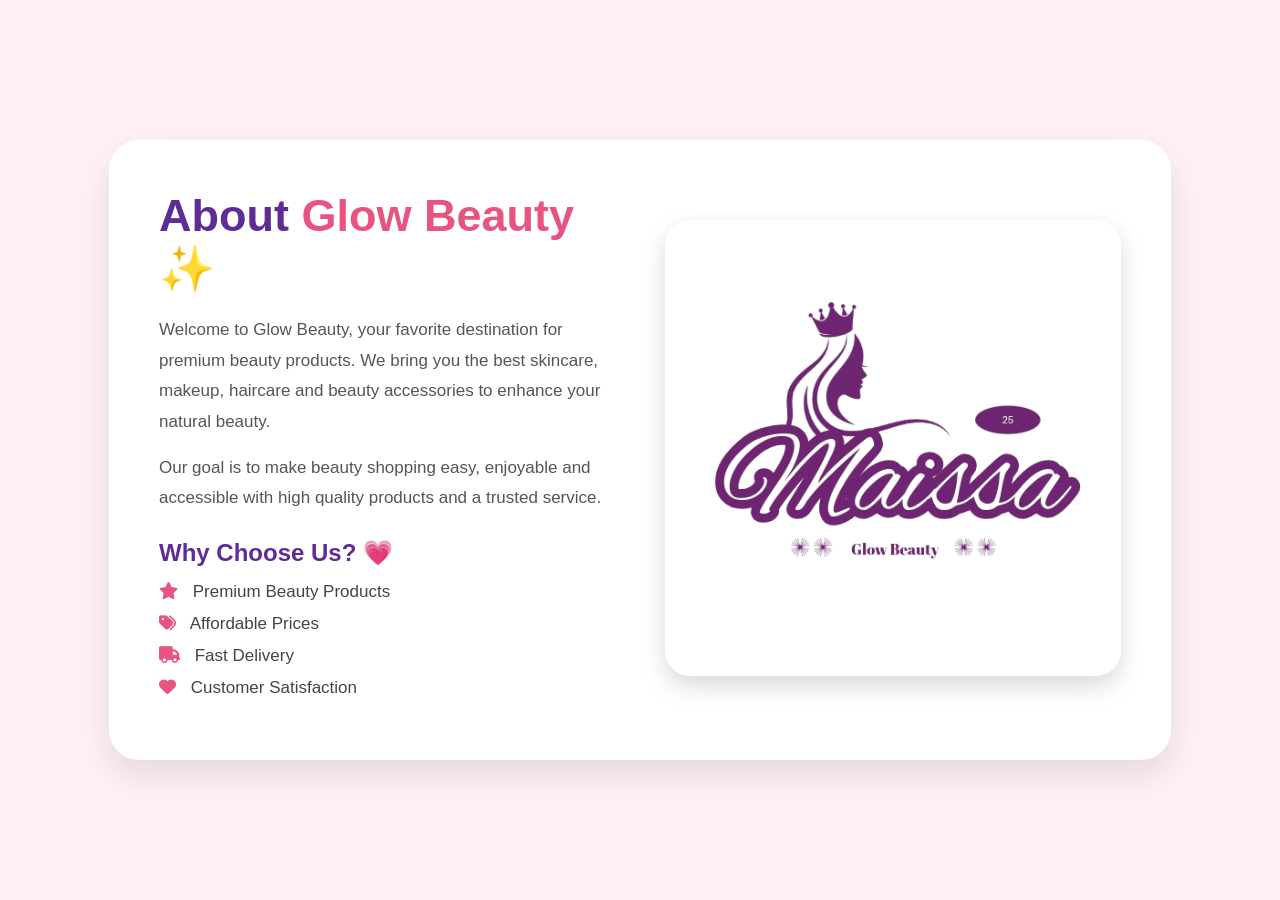
<file: about.html>
<!DOCTYPE html>
<html lang="en">
<head>
<meta charset="UTF-8">
<meta name="viewport" content="width=device-width, initial-scale=1.0">

<title>About Glow Beauty</title>

<style>
*{
    margin:0;
    padding:0;
    box-sizing:border-box;
    font-family:'Segoe UI',sans-serif;
}


body{
    background:#fff0f7;
}


.about-page{
    min-height:100vh;
    display:flex;
    justify-content:center;
    align-items:center;
    padding:50px;
}


.about-container{

    background:white;
    width:90%;
    max-width:1100px;

    display:flex;
    align-items:center;
    gap:50px;

    padding:50px;

    border-radius:30px;

    box-shadow:0 15px 35px rgba(0,0,0,0.1);

}


.about-text{
    flex:1;
}


.about-text h1{

    font-size:45px;
    color:#5e2b97;
    margin-bottom:20px;

}


.about-text h1 span{

    color:#e75480;

}



.about-text p{

    color:#555;
    line-height:1.8;
    margin-bottom:15px;
    font-size:17px;

}



.about-text h2{

    color:#5e2b97;
    margin:25px 0 15px;

}



ul{

    list-style:none;

}


ul li{

    margin:12px 0;
    font-size:17px;
    color:#444;

}


ul i{

    color:#e75480;
    margin-right:10px;

}







.about-image{

    flex:1;

}


.about-image img{

    width:100%;

    border-radius:25px;

    box-shadow:0 10px 25px rgba(0,0,0,.15);

}



/* Responsive */

@media(max-width:800px){

.about-container{

    flex-direction:column;

    padding:30px;

}


.about-text h1{

    font-size:35px;

}

}    
</style>

<link rel="stylesheet" 
href="https://cdnjs.cloudflare.com/ajax/libs/font-awesome/6.5.0/css/all.min.css">

</head>

<body>

<section class="about-page">

    <div class="about-container">

        <div class="about-text">

            <h1>About <span>Glow Beauty</span> ✨</h1>

            <p>
                Welcome to Glow Beauty, your favorite destination for
                premium beauty products. We bring you the best skincare,
                makeup, haircare and beauty accessories to enhance your
                natural beauty.
            </p>

            <p>
                Our goal is to make beauty shopping easy, enjoyable and
                accessible with high quality products and a trusted service.
            </p>


            <h2>Why Choose Us? 💗</h2>

            <ul>
                <li><i class="fa-solid fa-star"></i> Premium Beauty Products</li>
                <li><i class="fa-solid fa-tags"></i> Affordable Prices</li>
                <li><i class="fa-solid fa-truck"></i> Fast Delivery</li>
                <li><i class="fa-solid fa-heart"></i> Customer Satisfaction</li>
            </ul>

            

        </div>


        <div class="about-image">

            <img src="logo.png" alt="Beauty Products">

        </div>


    </div>

</section>


</body>
</html>
</file>
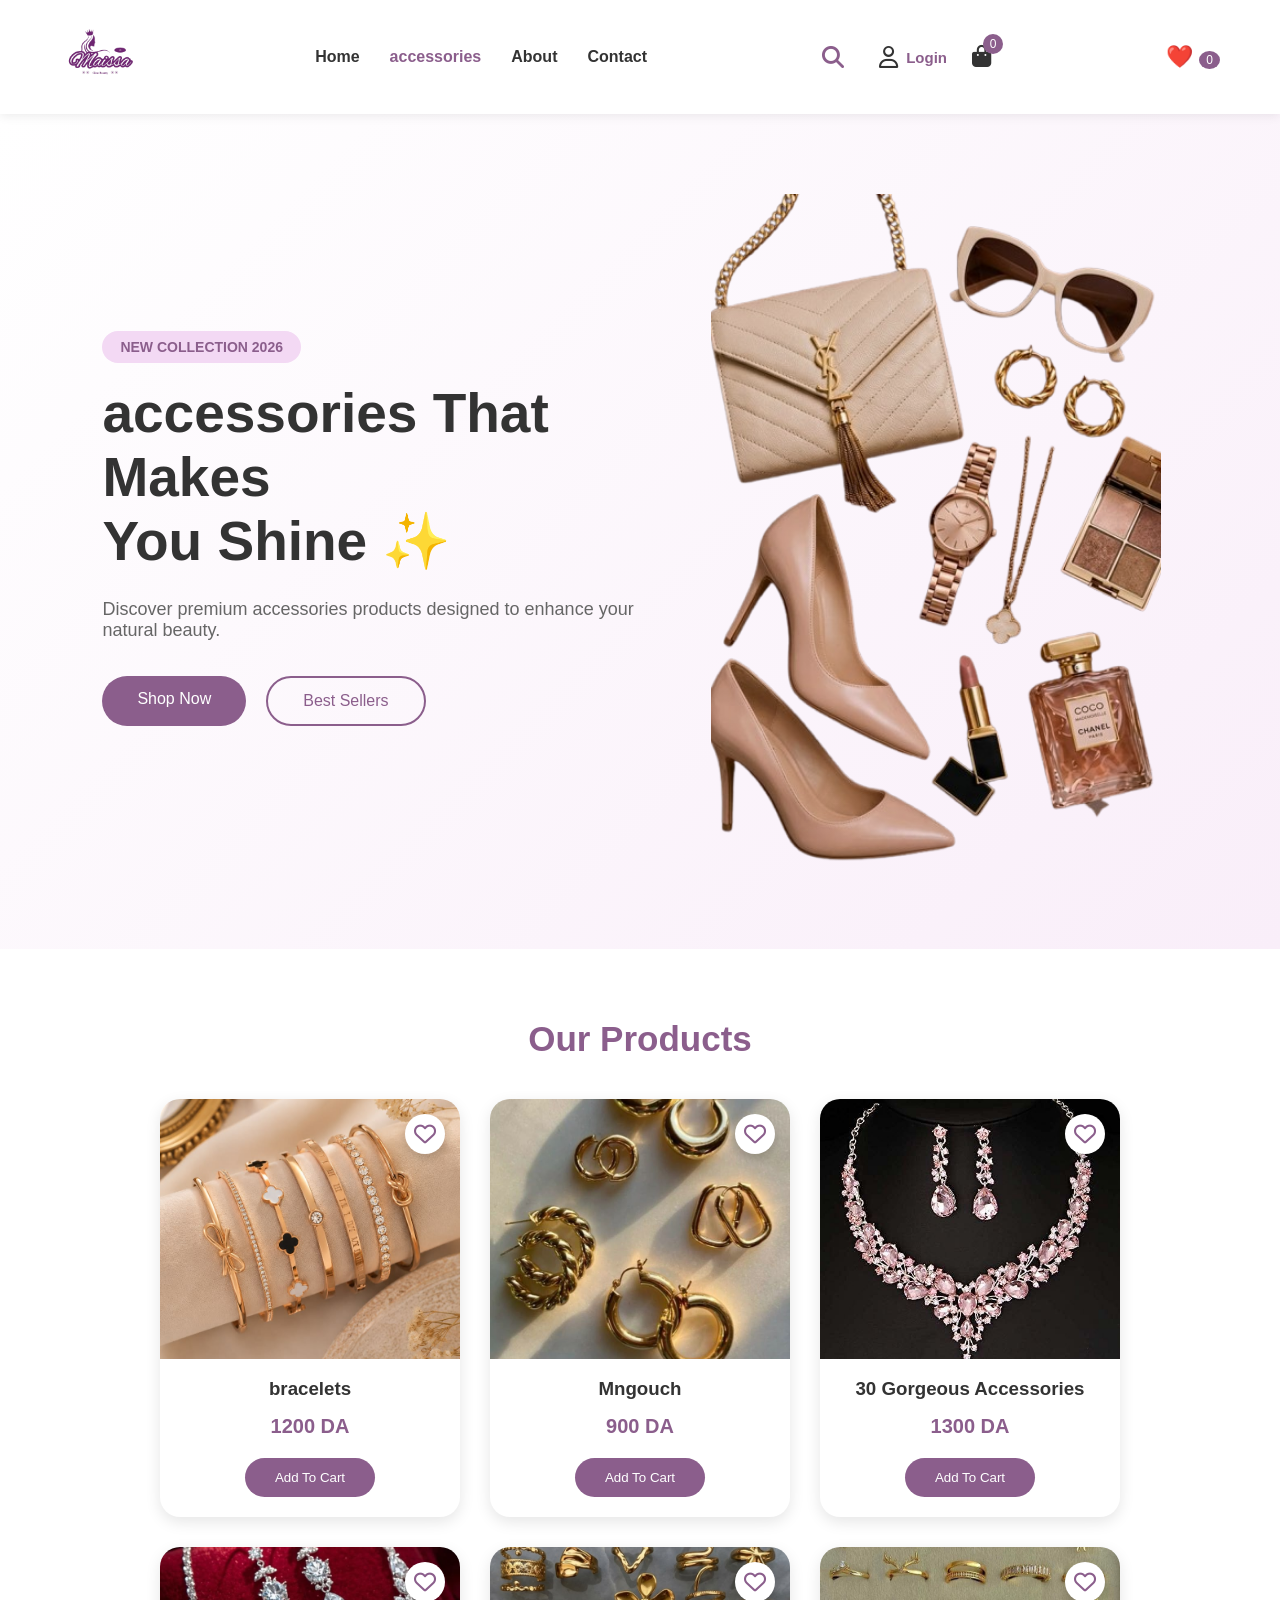
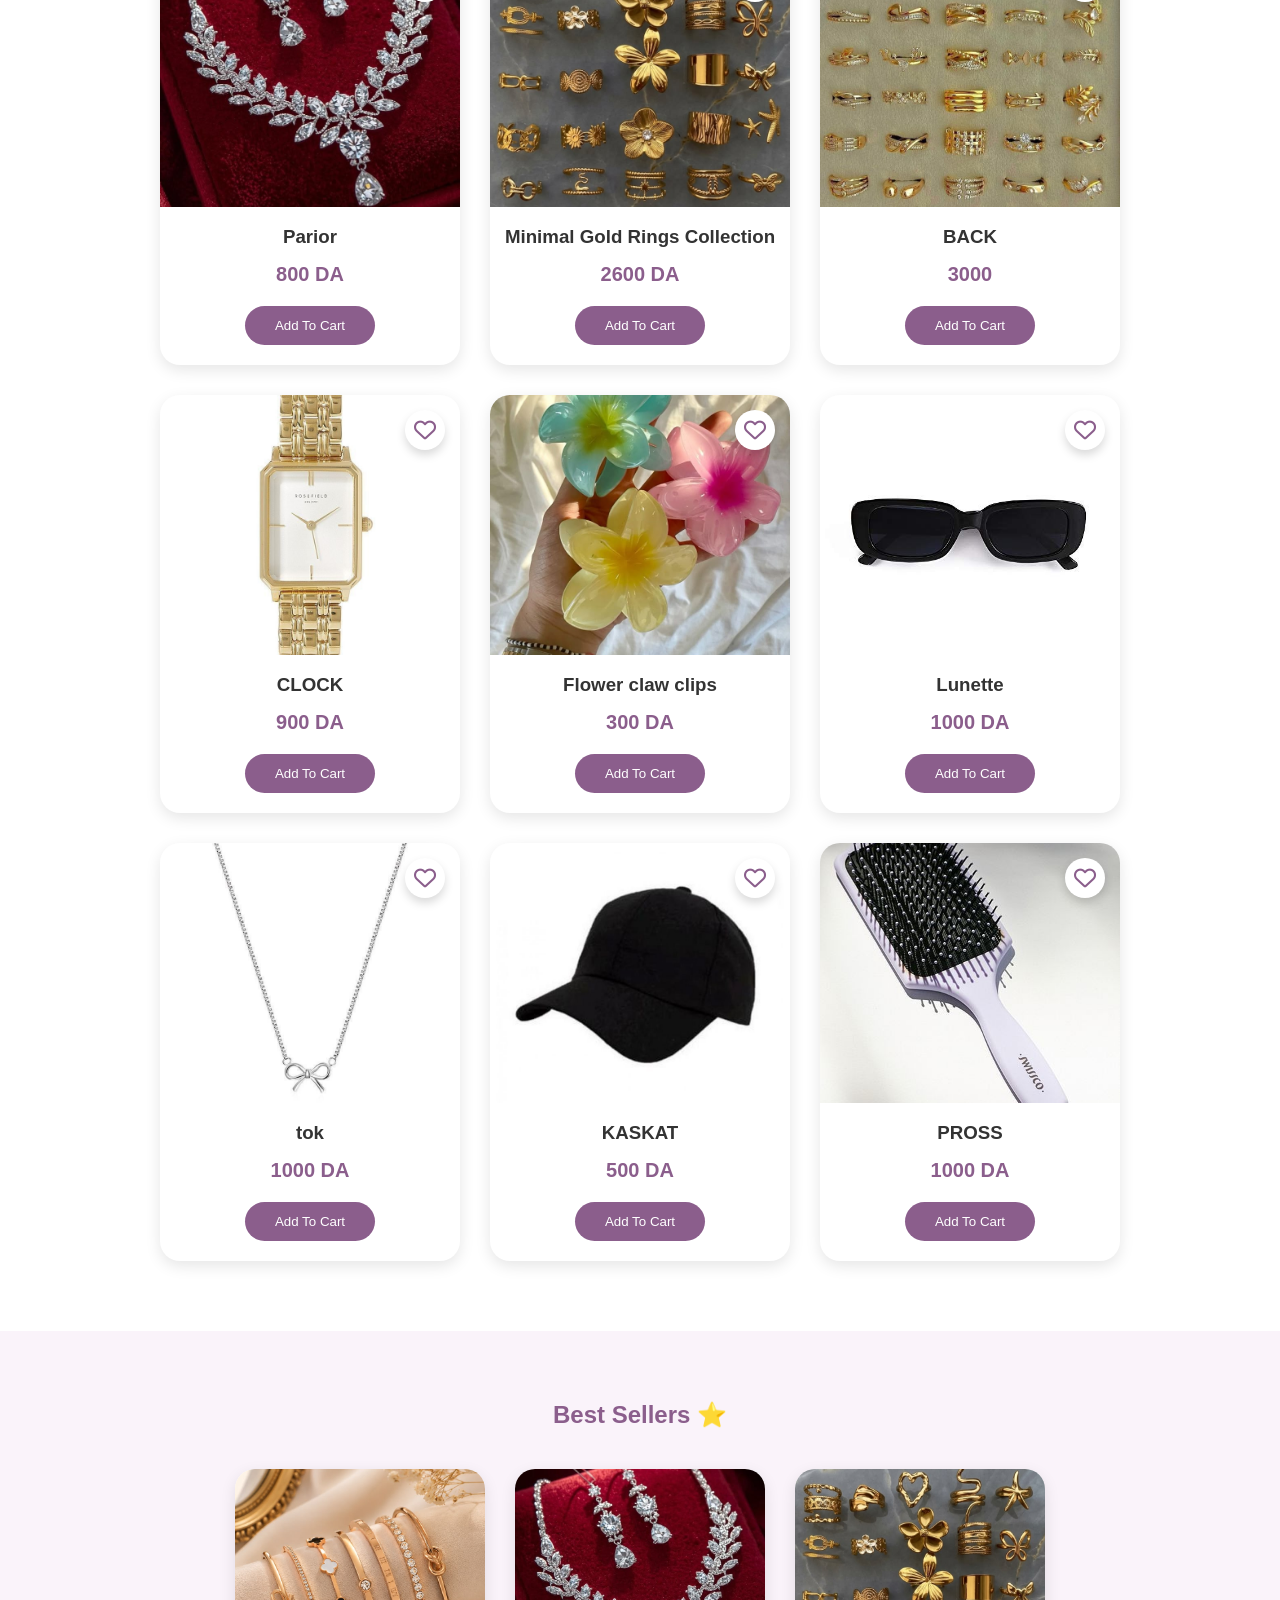
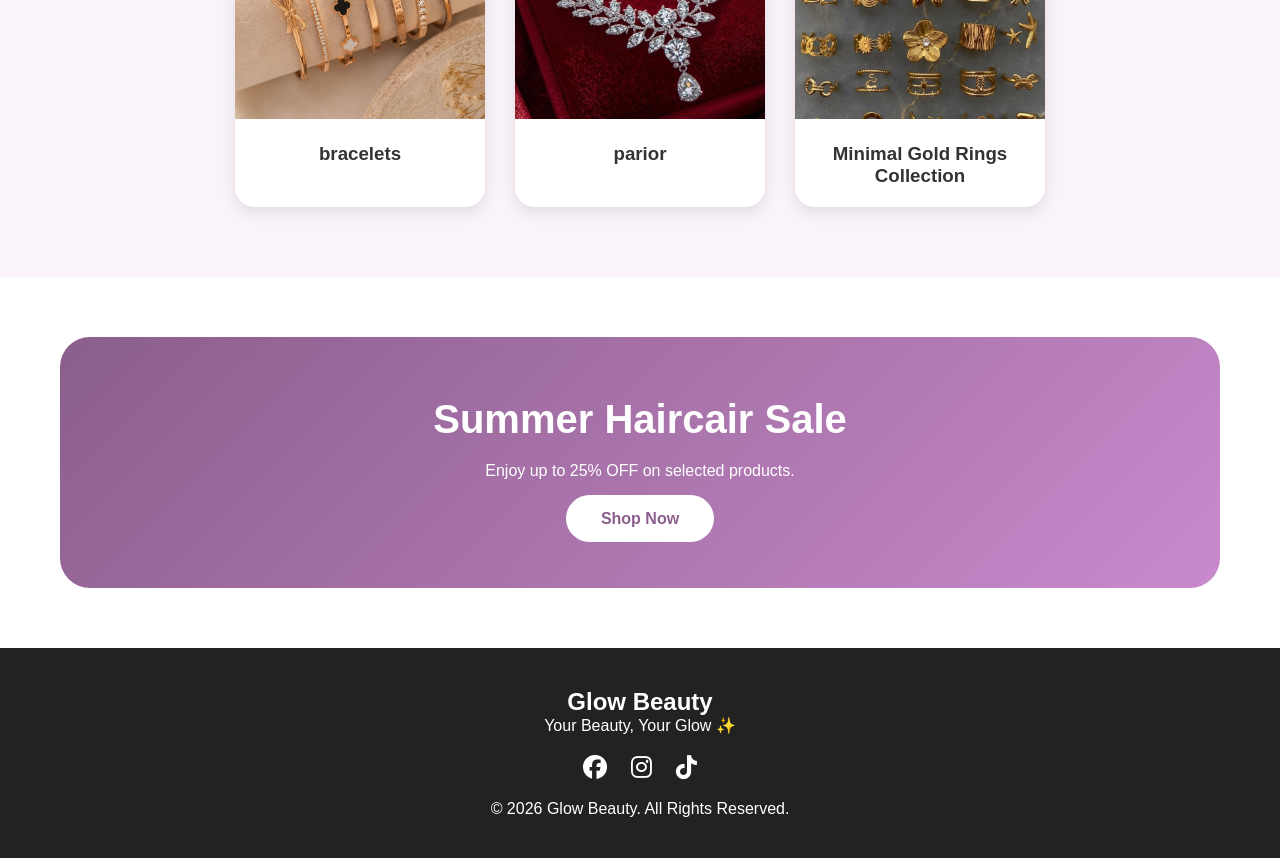
<file: accessories.html>
<!DOCTYPE html>
<html lang="en">
<head>
    <meta charset="UTF-8">
    <meta name="viewport" content="width=device-width, initial-scale=1.0">
    <title>Glow Beauty |Haircair</title>

    <link rel="stylesheet" href="makeup.css">

    <link rel="stylesheet"
    href="https://cdnjs.cloudflare.com/ajax/libs/font-awesome/6.7.2/css/all.min.css">
</head>

<body>

<!-- ================= HEADER ================= -->

<header>

    <nav class="navbar">

        <a href="ind.html">
            <img src="logo.png" class="logo-img">
        </a>

        <ul class="nav-links">

            <li><a href="ind.html">Home</a></li>
            <li><a href="accessories.html" class="active">accessories</a></li>
            <li><a href="ind.html#about">About</a></li>
            <li><a href="ind.html#contact">Contact</a></li>

        </ul>

         <div class="icons">
            <div class="search">
 
              <i class="fa-solid fa-magnifying-glass" id="searchIcon"></i>
                <input
                 type="text"
                 id="search"
                 placeholder="Search product...">

            </div>

            <div class="profile" id="profile">

               <i class="fa-regular fa-user"></i>

               <span id="username"></span>

               <div class="profile-menu" id="profileMenu">

                   <p id="welcomeUser"></p>

                   

                   <a href="orders.html">My Orders</a>

                  <button id="logout">Logout</button>

                </div>

            </div>

            <a href="cart.html" class="cart-icon">

            <i class="fa-solid fa-bag-shopping"></i>

            <span id="cartCount">0</span>

            </a>

        </div>
        <a href="wishlist.html" class="wishlist-icon">
          ❤️ <span id="wishCount">0</span>
       </a>

    </nav>

</header>



<!-- ================= HERO ================= -->

<section class="hero">

    <div class="hero-left">

        <span class="tag">NEW COLLECTION 2026</span>

        <h1>
           accessories That Makes <br>
            You Shine ✨
        </h1>

        <p>
            Discover premium accessories products designed
            to enhance your natural beauty.
        </p>

        <div class="hero-buttons">
            <a href="#products" class="btn1">Shop Now</a>
            <a href="#col" class="btn2">Best Sellers</a>
        </div>

    </div>

    <div class="hero-right">
        <img src="Quiet.png" alt="Skincair Model">
    </div>

</section>

<!-- ================= PRODUCTS ================= -->

<section class="products" id="products">

    <h2>Our Products</h2>

    <div class="product-container">

        <div class="product-card">
            <div class="heart-product">
                <i class="fa-regular fa-heart"></i>
            </div>
            <img src="bracelets.jpg">
            <h3>bracelets</h3>
            <p>1200 DA</p>
            <button  onclick="addToCart('bracelets',1200)">Add To Cart</button>
        </div>

        <div class="product-card">
            <div class="heart-product">
                <i class="fa-regular fa-heart"></i>
            </div>
            <img src="mngoch.jpg">
            <h3>Mngouch</h3>
            <p>900 DA</p>
            <button  onclick="addToCart('Mngouch',900)">Add To Cart</button>
        </div>

        <div class="product-card">
            <div class="heart-product">
                <i class="fa-regular fa-heart"></i>
            </div>
            <img src="Wedding.jpg">
            <h3>30 Gorgeous Accessories </h3>
            <p>1300 DA</p>
            <button  onclick="addToCart('30 Gorgeous Accessories Under $25 For Your Wedding',1300)">Add To Cart</button>
        </div>

        <div class="product-card">
            <div class="heart-product">
                <i class="fa-regular fa-heart"></i>
            </div>
            <img src="téléch.jpg">
            <h3>Parior</h3>
            <p>800 DA</p>
            <button  onclick="addToCart('parior',800)">Add To Cart</button>
        </div>

        <div class="product-card">
            <div class="heart-product">
                <i class="fa-regular fa-heart"></i>
            </div>
            <img src="Minimal Gold Rings Collection .jpg">
            <h3>Minimal Gold Rings Collection</h3>
            <p>2600 DA</p>
            <button  onclick="addToCart('Minimal Gold Rings Collection',2600)">Add To Cart</button>
        </div>

        <div class="product-card">
            <div class="heart-product">
                <i class="fa-regular fa-heart"></i>
            </div>
            <img src="BACK.jpg">
            <h3>BACK</h3>
            <p>3000</p>
            <button  onclick="addToCart('BACK',3000)">Add To Cart</button>
        </div>
        <div class="product-card">
            <div class="heart-product">
                <i class="fa-regular fa-heart"></i>
            </div>
            <img src="CLOCK.jpg">
            <h3>CLOCK</h3>
            <p>900 DA</p>
            <button  onclick="addToCart('CLOCK',900)">Add To Cart</button>
        </div>
        <div class="product-card">
            <div class="heart-product">
                <i class="fa-regular fa-heart"></i>
            </div>
            <img src="Flower claw clips.jpg">
            <h3> Flower claw clips</h3>
            <p>300 DA</p>
            <button  onclick="addToCart('Flower claw clips',300)">Add To Cart</button>
        </div>
        <div class="product-card">
            <div class="heart-product">
                <i class="fa-regular fa-heart"></i>
            </div>
            <img src="LUNETT.jpg">
            <h3>Lunette</h3>
            <p>1000 DA</p>
            <button  onclick="addToCart('Lunette',1000)">Add To Cart</button>
        </div>
        <div class="product-card">
            <div class="heart-product">
                <i class="fa-regular fa-heart"></i>
            </div>
            <img src="TOK.jpg">
            <h3>tok</h3>
            <p>1000 DA</p>
            <button  onclick="addToCart('TOK',1000)">Add To Cart</button>
        </div>
        <div class="product-card">
            <div class="heart-product">
                <i class="fa-regular fa-heart"></i>
            </div>
            <img src="KASKAT.jpg">
            <h3>KASKAT</h3>
            <p>500 DA</p>
            <button  onclick="addToCart('KASKAT',500)">Add To Cart</button>
        </div>
        <div class="product-card">
            <div class="heart-product">
                <i class="fa-regular fa-heart"></i>
            </div>
            <img src="PROSS.jpg">
            <h3>PROSS</h3>
            <p>1000 DA</p>
            <button  onclick="addToCart('PROSS',1000)">Add To Cart</button>
        </div>

    </div>

</section>



<!-- ================= BEST SELLERS ================= -->

<section class="best">

    <h2>Best Sellers ⭐</h2>

    <div class="best-container"  id="col">

        <div class="best-card">
            <img src="bracelets.jpg">
            <h3>bracelets</h3>
        </div>

        <div class="best-card">
            <img src="téléch.jpg">
            <h3>parior</h3>
        </div>

        <div class="best-card">
            <img src="Minimal Gold Rings Collection .jpg">
            <h3>Minimal Gold Rings Collection</h3>
        </div>

    </div>

</section>



<!-- ================= OFFER ================= -->

<section class="offer">

    <h2>Summer Haircair Sale</h2>

    <p>Enjoy up to 25% OFF on selected products.</p>

    <a href="#products">Shop Now</a>

</section>



<!-- ================= FOOTER ================= -->

<footer>

    <h2>Glow Beauty</h2>

    <p>Your Beauty, Your Glow ✨</p>

    <div class="social">

        <i class="fa-brands fa-facebook"></i>

        <i class="fa-brands fa-instagram"></i>

        <i class="fa-brands fa-tiktok"></i>

    </div>

    <p>© 2026 Glow Beauty. All Rights Reserved.</p>

</footer>
<script src="makeup.js"></script>
<script src="cart.js"></script>
<script src="script.js"></script>
<script src="wishlist.js"></script>
</body>
</html>
</file>
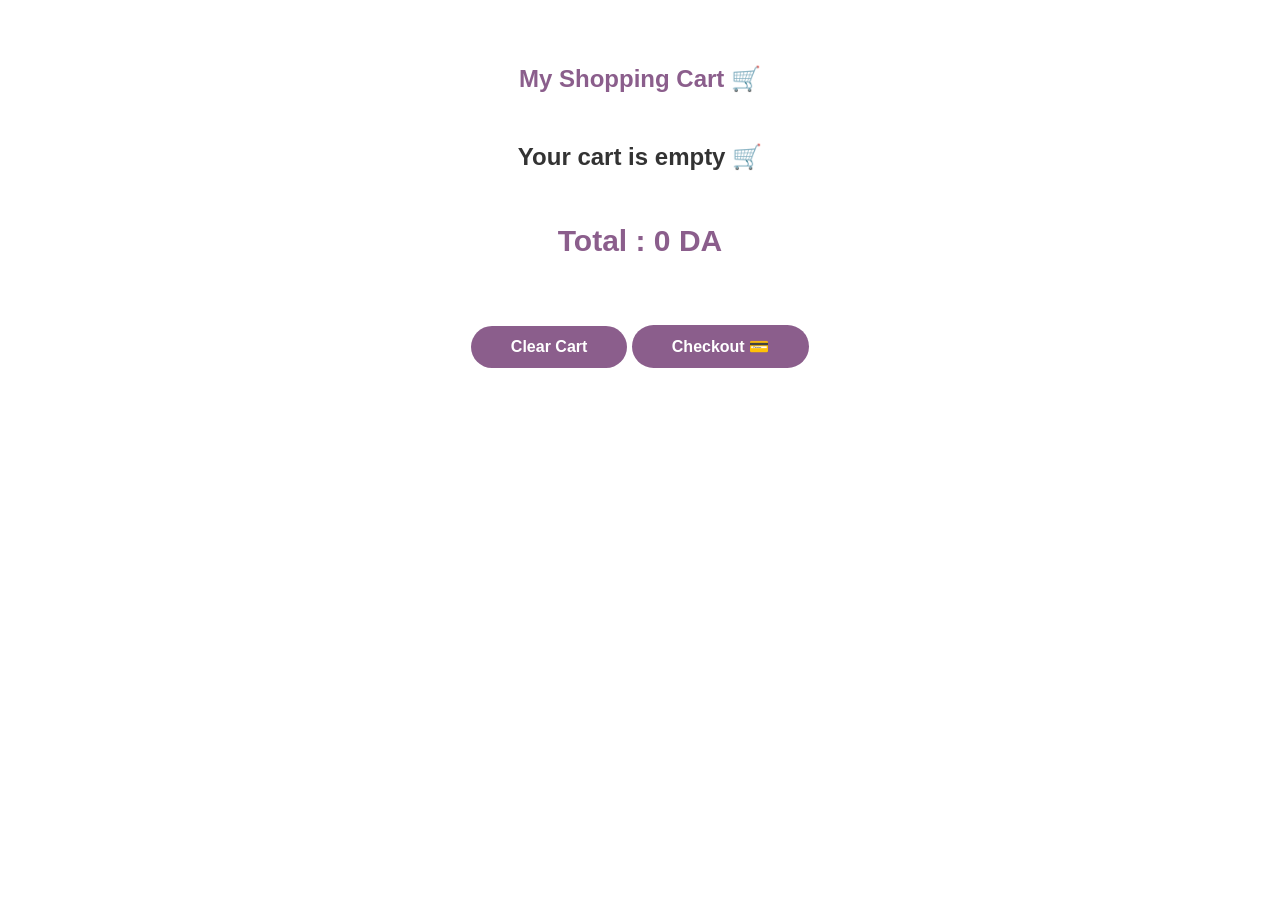
<file: cart.html>
<!DOCTYPE html>
<html lang="en">

<head>
<meta charset="UTF-8">
<meta name="viewport" content="width=device-width, initial-scale=1.0">

<title>My Cart | Glow Beauty</title>

<link rel="stylesheet" href="style.css">

</head>


<body>


<section class="cart-page">

<h1 class="tit">
My Shopping Cart 🛒
</h1>


<div id="cartItems"></div>


<h2 id="total"></h2>


<button class="clear-btn" onclick="clearCart()">
Clear Cart
</button>
<button class="clear-btn" onclick="goCheckout()">
    Checkout 💳
</button>

</section>




<script src="cart.js"></script>


</body>

</html>
</file>
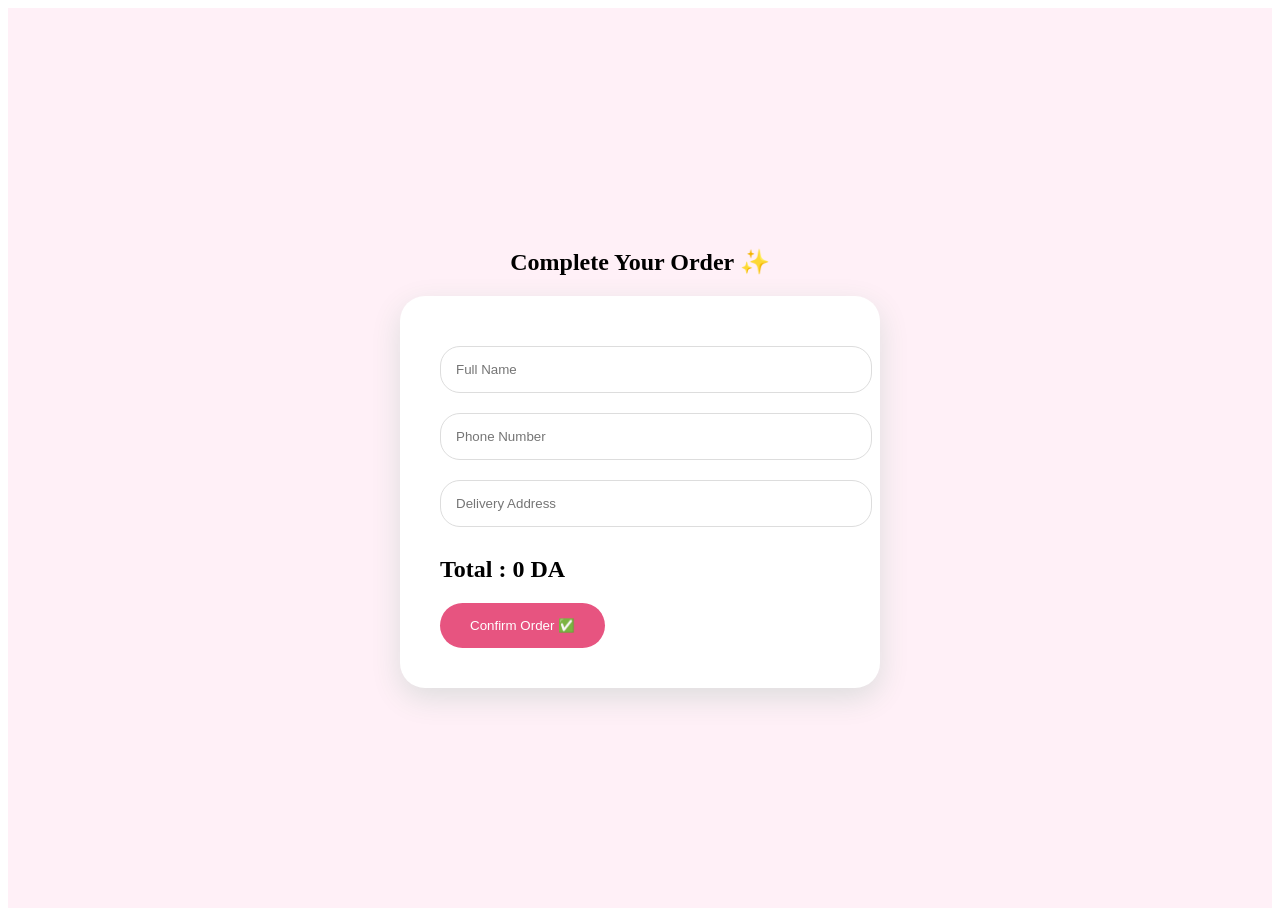
<file: checkout.html>
<!DOCTYPE html>
<html lang="en">

<head>

<meta charset="UTF-8">
<meta name="viewport" content="width=device-width, initial-scale=1.0">

<title>Checkout | Glow Beauty</title>

<style>
.checkout-page{

min-height:100vh;
background:#fff0f7;
display:flex;
justify-content:center;
align-items:center;
flex-direction:column;

}


.checkout-box{

background:white;
padding:40px;
border-radius:25px;
width:400px;
box-shadow:0 10px 30px #ddd;

}


.checkout-box input{

width:100%;
padding:15px;
margin:10px 0;
border-radius:20px;
border:1px solid #ddd;

}


.checkout-box button,
.checkout-btn{

background:#e75480;
color:white;
border:none;
padding:15px 30px;
border-radius:25px;
cursor:pointer;

}    
</style>

</head>


<body>


<section class="checkout-page">


<h1>
Complete Your Order ✨
</h1>


<div class="checkout-box">


<input id="name" type="text" placeholder="Full Name">

<input id="phone" type="tel" placeholder="Phone Number">

<input id="address" type="text" placeholder="Delivery Address">


<h2 id="checkoutTotal"></h2>


<button onclick="confirmOrder()">
Confirm Order ✅
</button>


</div>


</section>



<script src="checkout.js"></script>


</body>
</html>
</file>
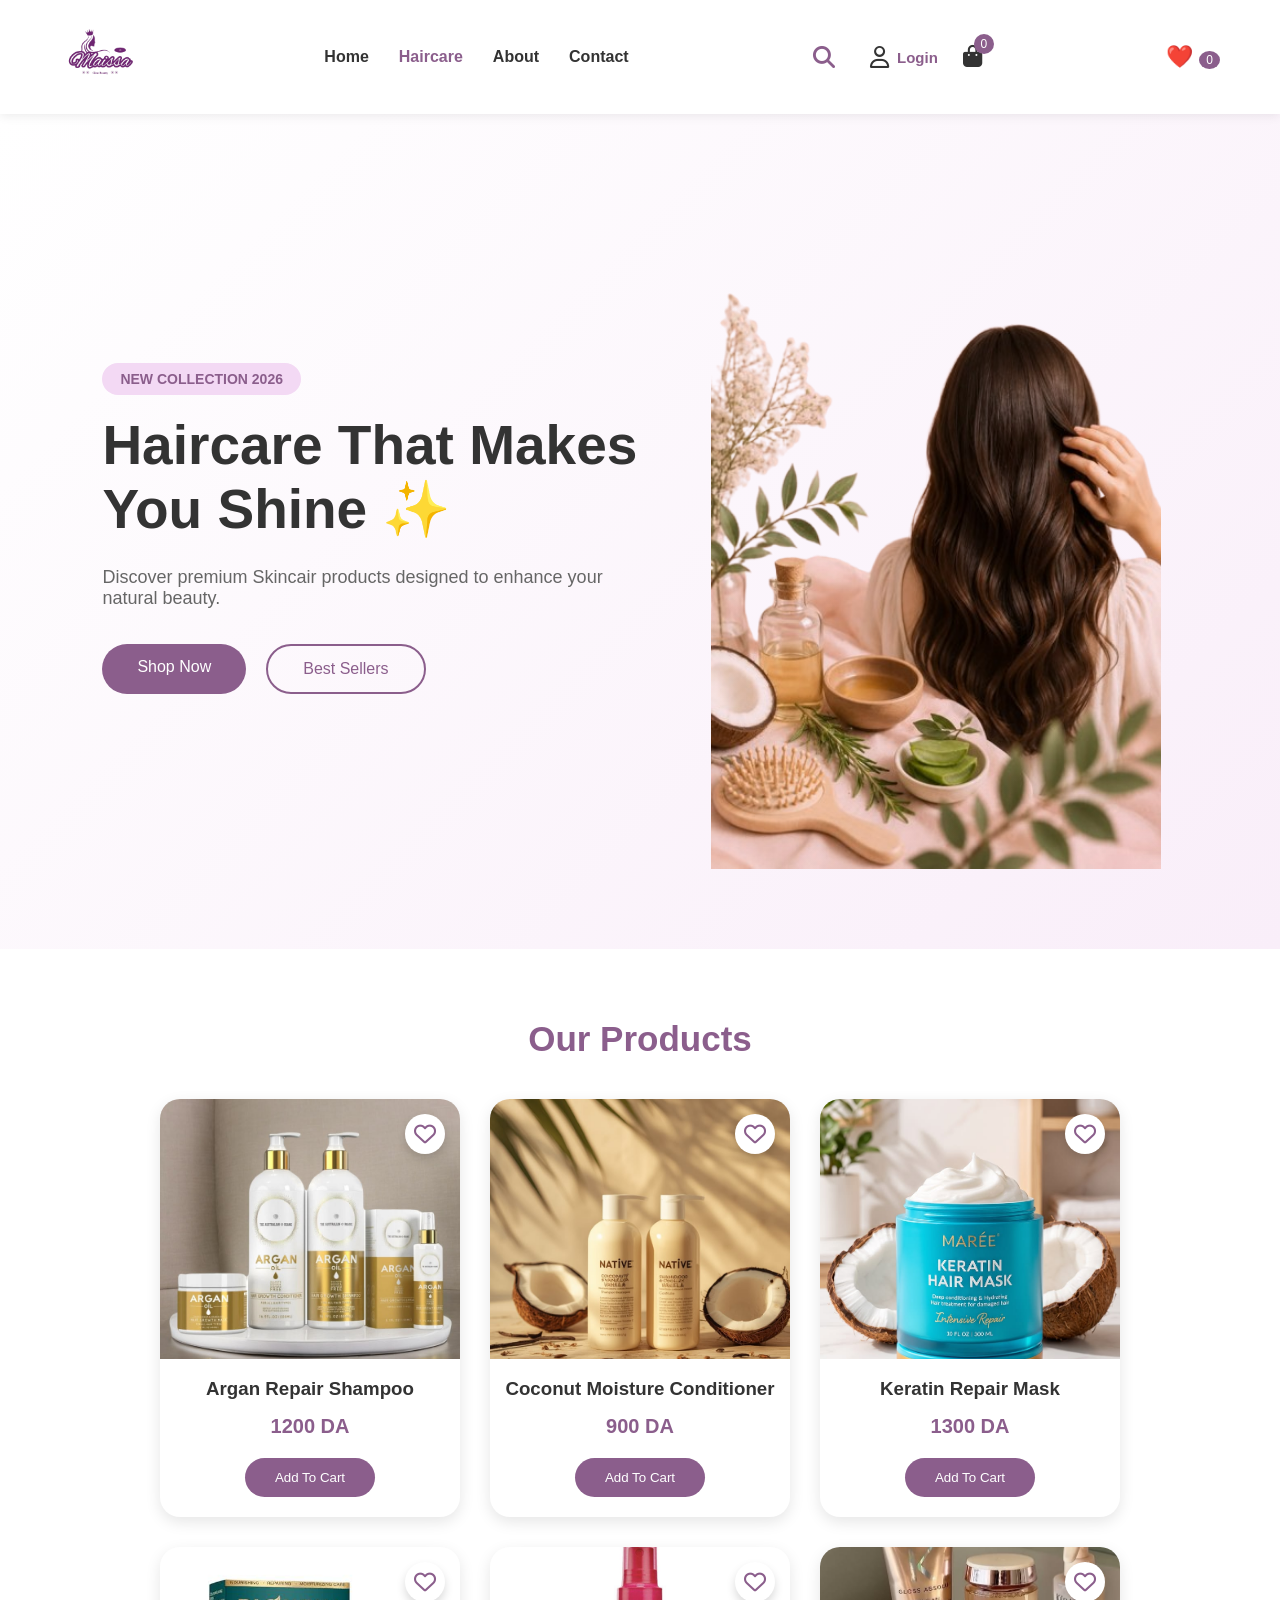
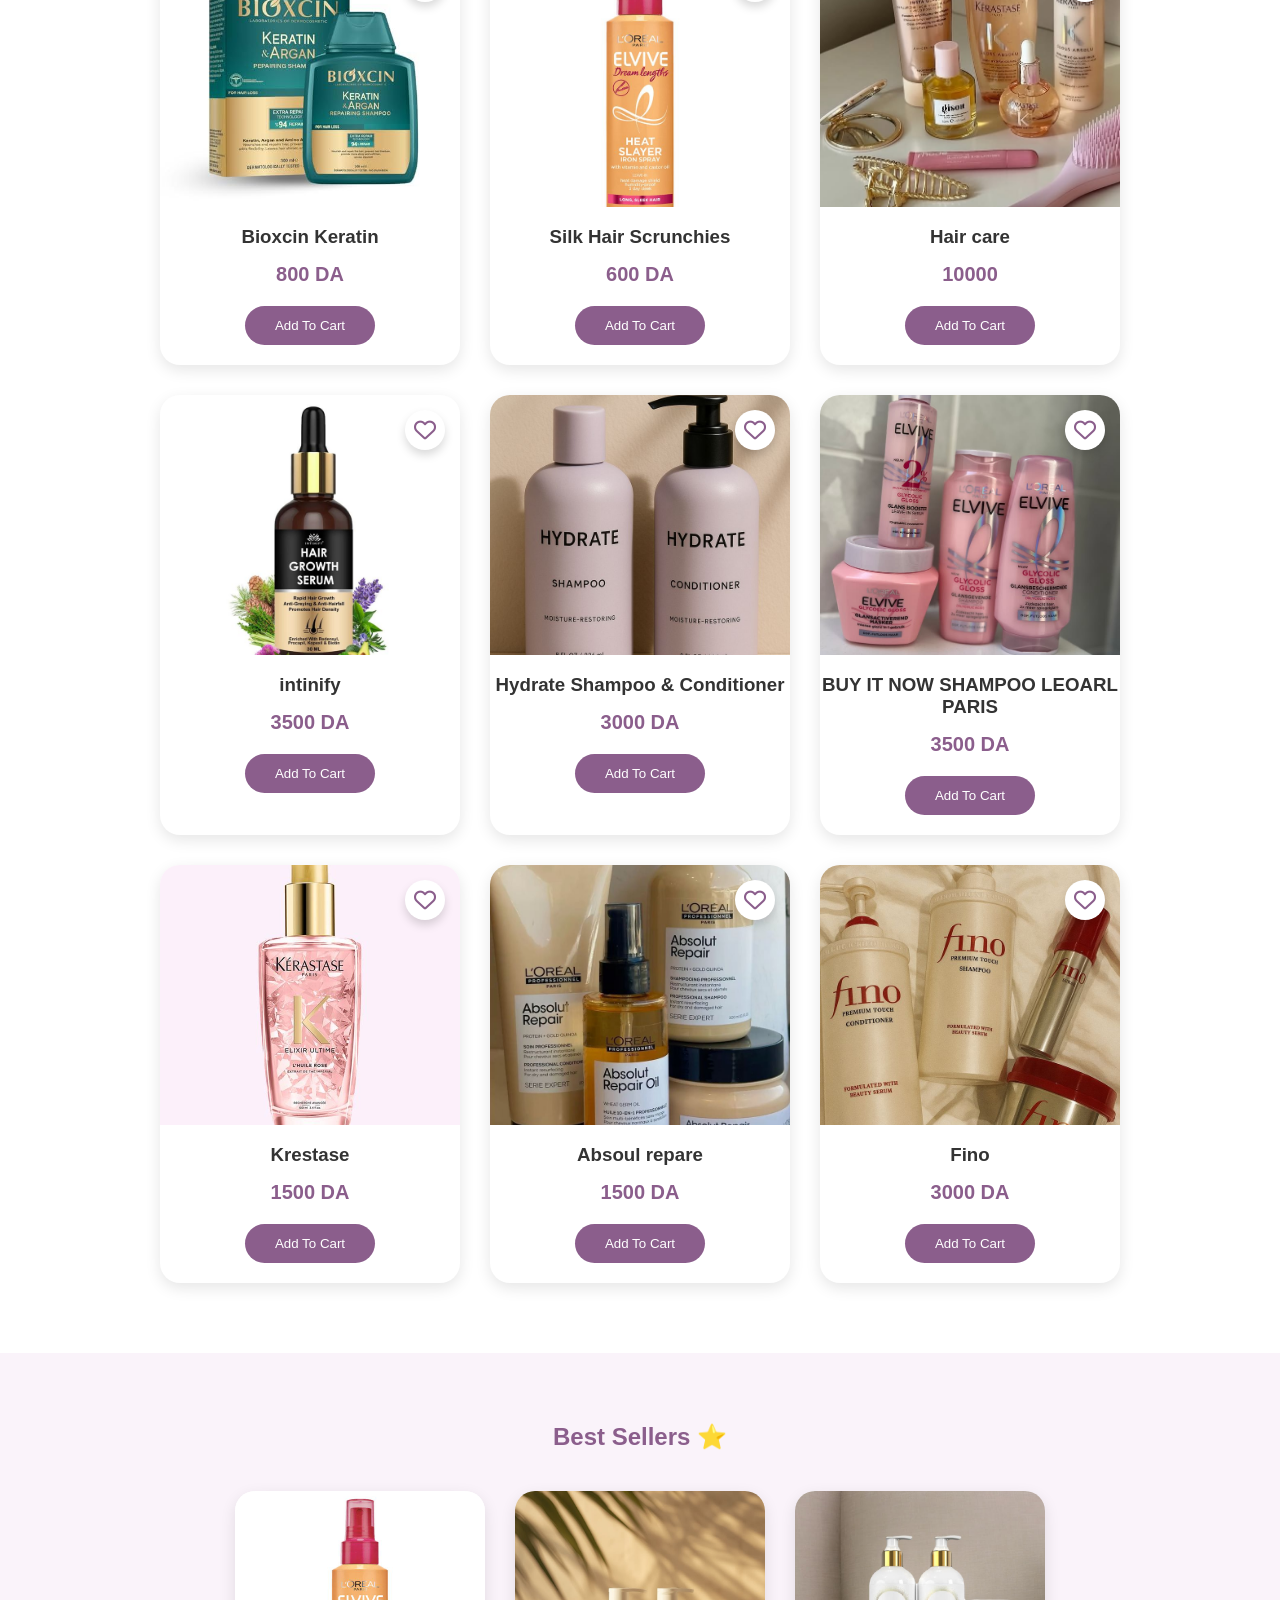
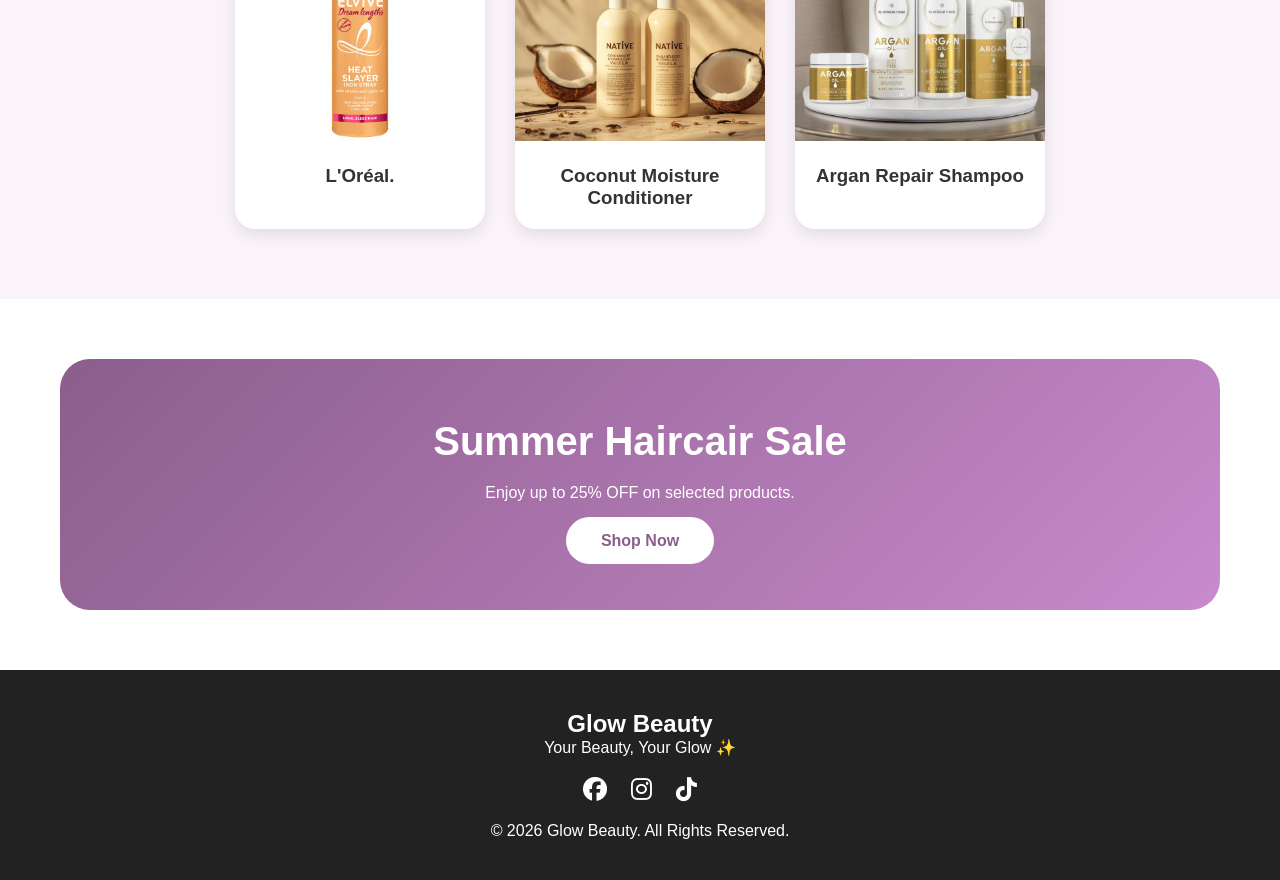
<file: haircare.html>
<!DOCTYPE html>
<html lang="en">
<head>
    <meta charset="UTF-8">
    <meta name="viewport" content="width=device-width, initial-scale=1.0">
    <title>Glow Beauty |Haircair</title>

    <link rel="stylesheet" href="makeup.css">

    <link rel="stylesheet"
    href="https://cdnjs.cloudflare.com/ajax/libs/font-awesome/6.7.2/css/all.min.css">
</head>

<body>

<!-- ================= HEADER ================= -->

<header>

    <nav class="navbar">

        <a href="ind.html">
            <img src="logo.png" class="logo-img">
        </a>

        <ul class="nav-links">

            <li><a href="ind.html">Home</a></li>
            <li><a href="haircare.html" class="active">Haircare</a></li>
            <li><a href="ind.html#about">About</a></li>
            <li><a href="ind.html#contact">Contact</a></li>

        </ul>

         <div class="icons">
            <div class="search">

                <i class="fa-solid fa-magnifying-glass" id="searchIcon"></i>

                <input type="text" id="search" placeholder="Search product...">

            </div>
            <div class="profile" id="profile">

               <i class="fa-regular fa-user"></i>

               <span id="username"></span>

               <div class="profile-menu" id="profileMenu">

                   <p id="welcomeUser"></p>

                    

                   <a href="orders.html">My Orders</a>

                  <button id="logout">Logout</button>

                </div>

            </div>

            <a href="cart.html" class="cart-icon">

            <i class="fa-solid fa-bag-shopping"></i>

            <span id="cartCount">0</span>

            </a>

        </div>
        <a href="wishlist.html" class="wishlist-icon">
           ❤️ <span id="wishCount">0</span>
        </a>

    </nav>

</header>



<!-- ================= HERO ================= -->

<section class="hero">

    <div class="hero-left">

        <span class="tag">NEW COLLECTION 2026</span>

        <h1>
           Haircare That Makes <br>
            You Shine ✨
        </h1>

        <p>
            Discover premium Skincair products designed
            to enhance your natural beauty.
        </p>

        <div class="hero-buttons">
            <a href="#products" class="btn1">Shop Now</a>
            <a href="#col" class="btn2">Best Sellers</a>
        </div>

    </div>

    <div class="hero-right">
        <img src="Easy.png" alt="Skincair Model">
    </div>

</section>

<!-- ================= PRODUCTS ================= -->

<section class="products" id="products">

    <h2>Our Products</h2>

    <div class="product-container">

        <div class="product-card">
            <div class="heart-product">
               <i class="fa-regular fa-heart"></i>
             </div>
            <img src="Argan.jpg">
            <h3>Argan Repair Shampoo</h3>
            <p>1200 DA</p>
            <button  onclick="addToCart('Argan Repair Shampoo',1200)">Add To Cart</button>
        </div>

        <div class="product-card">
            <div class="heart-product">
              <i class="fa-regular fa-heart"></i>
            </div>
            <img src="CoconutVanilla .jpg">
            <h3>Coconut Moisture Conditioner</h3>
            <p>900 DA</p>
            <button  onclick="addToCart('Coconut Moisture Conditioner',900)">Add To Cart</button>
        </div>

        <div class="product-card">
            <div class="heart-product">
                <i class="fa-regular fa-heart"></i>
            </div>
            <img src="Deep.jpg">
            <h3>Keratin Repair Mask</h3>
            <p>1300 DA</p>
            <button  onclick="addToCart('Keratin Repair Mask',1300)">Add To Cart</button>
        </div>

        <div class="product-card">
            <div class="heart-product">
                <i class="fa-regular fa-heart"></i>
            </div>
            <img src="BioxcinKeratin.jpg">
            <h3>Bioxcin Keratin</h3>
            <p>800 DA</p>
            <button  onclick="addToCart('Bioxcin Keratin',800)">Add To Cart</button>
        </div>

        <div class="product-card">
            <div class="heart-product">
                <i class="fa-regular fa-heart"></i>
            </div>
            <img src="L'Oréal.jpg">
            <h3>Silk Hair Scrunchies</h3>
            <p>600 DA</p>
            <button  onclick="addToCart('Silk Hair Scrunchies',600)">Add To Cart</button>
        </div>

        <div class="product-card">
            <div class="heart-product">
                <i class="fa-regular fa-heart"></i>
            </div>
            <img src="haircare.jpg">
            <h3>Hair care</h3>
            <p>10000</p>
            <button  onclick="addToCart('Haire care',10000)">Add To Cart</button>
        </div>
        <div class="product-card">
            <div class="heart-product">
                <i class="fa-regular fa-heart"></i>
            </div>
            <img src="Intimify.jpg">
            <h3>intinify</h3>
            <p>3500 DA</p>
            <button  onclick="addToCart('intinify',3500)">Add To Cart</button>
        </div>
        <div class="product-card">
            <div class="heart-product">
                <i class="fa-regular fa-heart"></i>
            </div>
            <img src="hydrt.jpg">
            <h3> Hydrate Shampoo & Conditioner</h3>
            <p>3000 DA</p>
            <button  onclick="addToCart('Hydrate Shampoo & Conditioner',3000)">Add To Cart</button>
        </div>
        <div class="product-card">
            <div class="heart-product">
                <i class="fa-regular fa-heart"></i>
            </div>
            <img src="BUY .jpg">
            <h3>BUY IT NOW SHAMPOO LEOARL PARIS</h3>
            <p>3500 DA</p>
            <button  onclick="addToCart('BUY IT NOW SHAMPOO LEOARL PARIS',3500)">Add To Cart</button>
        </div>
        <div class="product-card">
            <div class="heart-product">
                <i class="fa-regular fa-heart"></i>
            </div>
            <img src="10 aceites .jpg">
            <h3>Krestase</h3>
            <p>1500 DA</p>
            <button  onclick="addToCart('Krestase',1500)">Add To Cart</button>
        </div>
        <div class="product-card">
            <div class="heart-product">
                <i class="fa-regular fa-heart"></i>
            </div>
            <img src="téléchargement.jpg">
            <h3>Absoul repare</h3>
            <p>1500 DA</p>
            <button  onclick="addToCart('Absoul repare',1500)">Add To Cart</button>
        </div>
        <div class="product-card">
            <div class="heart-product">
                <i class="fa-regular fa-heart"></i>
            </div>
            <img src="tel.jpg">
            <h3>Fino</h3>
            <p>3000 DA</p>
            <button  onclick="addToCart('Fino',3000)">Add To Cart</button>
        </div>

    </div>

</section>



<!-- ================= BEST SELLERS ================= -->

<section class="best">

    <h2>Best Sellers ⭐</h2>

    <div class="best-container"  id="col">

        <div class="best-card">
            <img src="L'Oréal.jpg">
            <h3>L'Oréal.</h3>
        </div>

        <div class="best-card">
            <img src="CoconutVanilla .jpg">
            <h3>Coconut Moisture Conditioner</h3>
        </div>

        <div class="best-card">
            <img src="Argan.jpg">
            <h3>Argan Repair Shampoo</h3>
        </div>

    </div>

</section>



<!-- ================= OFFER ================= -->

<section class="offer">

    <h2>Summer Haircair Sale</h2>

    <p>Enjoy up to 25% OFF on selected products.</p>

    <a href="#products">Shop Now</a>

</section>



<!-- ================= FOOTER ================= -->

<footer>

    <h2>Glow Beauty</h2>

    <p>Your Beauty, Your Glow ✨</p>

    <div class="social">

        <i class="fa-brands fa-facebook"></i>

        <i class="fa-brands fa-instagram"></i>

        <i class="fa-brands fa-tiktok"></i>

    </div>

    <p>© 2026 Glow Beauty. All Rights Reserved.</p>

</footer>
<script src="makeup.js"></script>
<script src="cart.js"></script>
<script src="script.js"></script>
<script src="wishlist.js"></script>
</body>
</html>
</file>
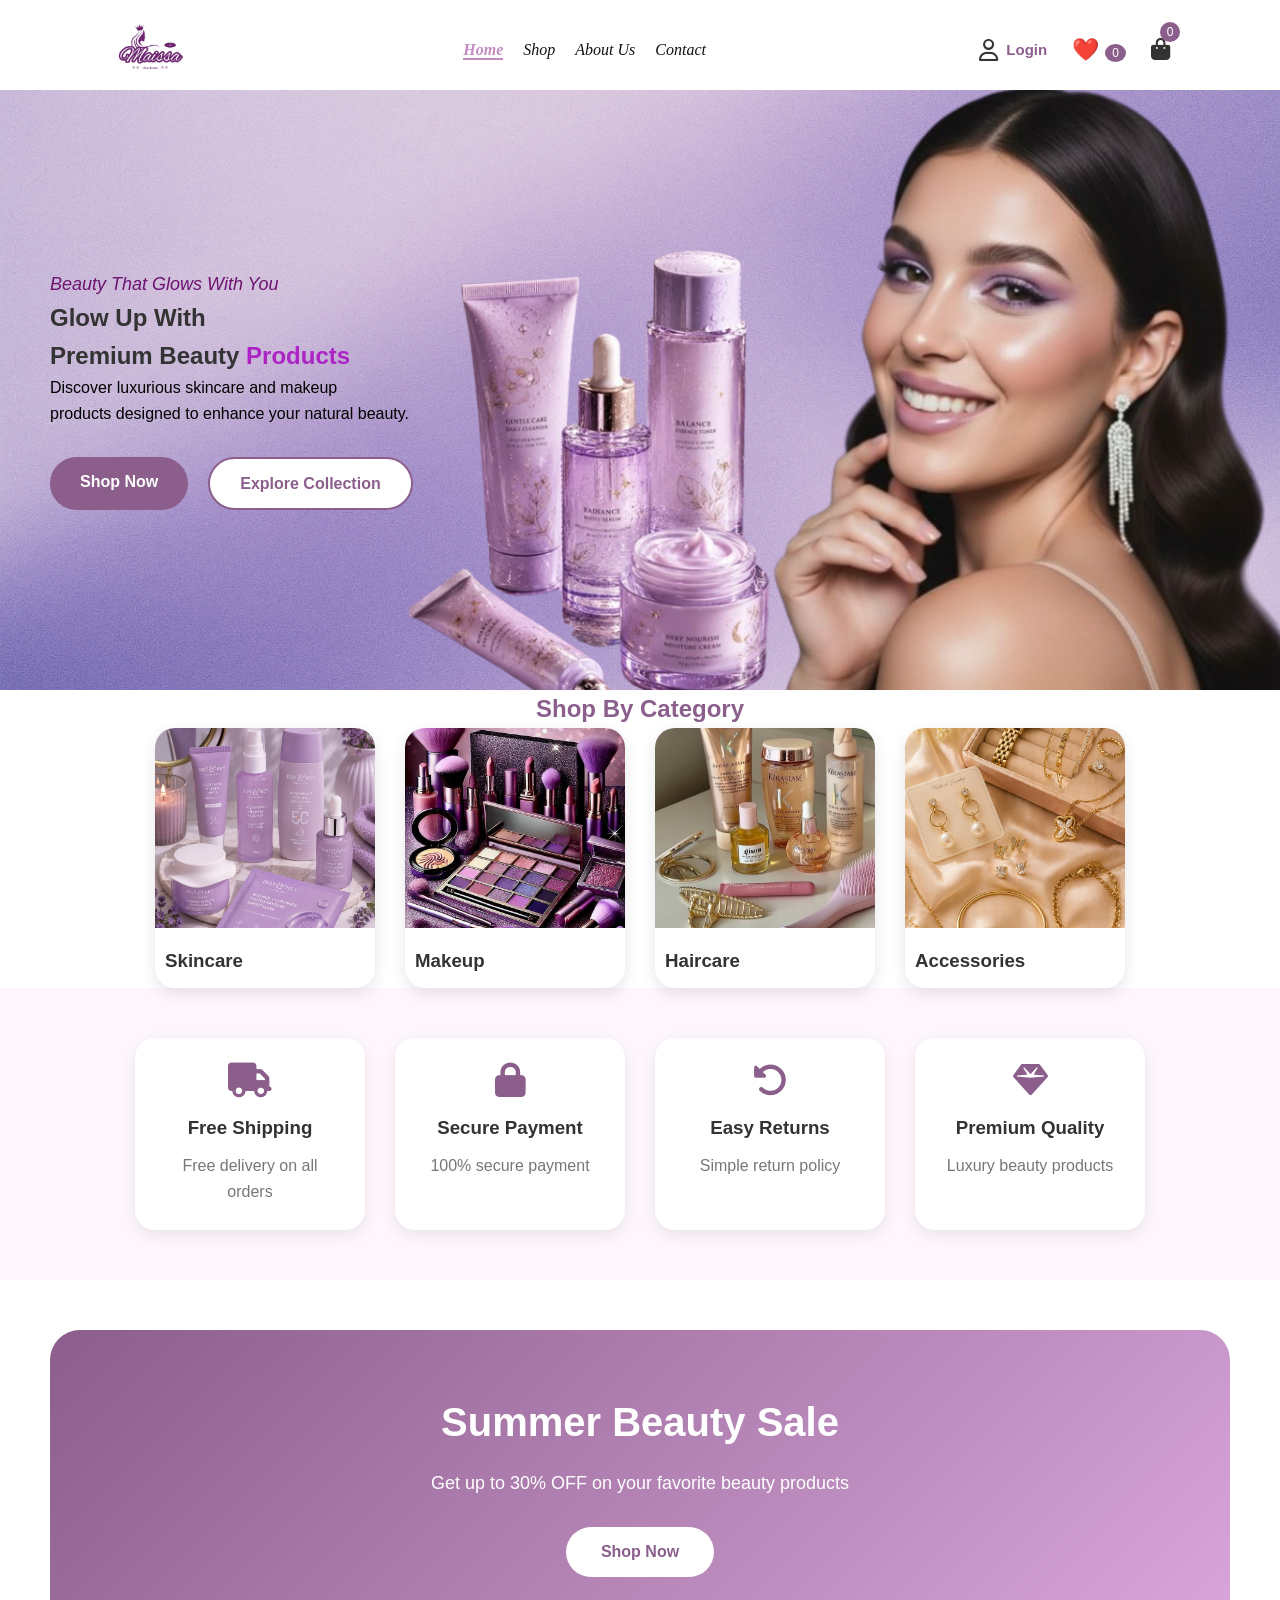
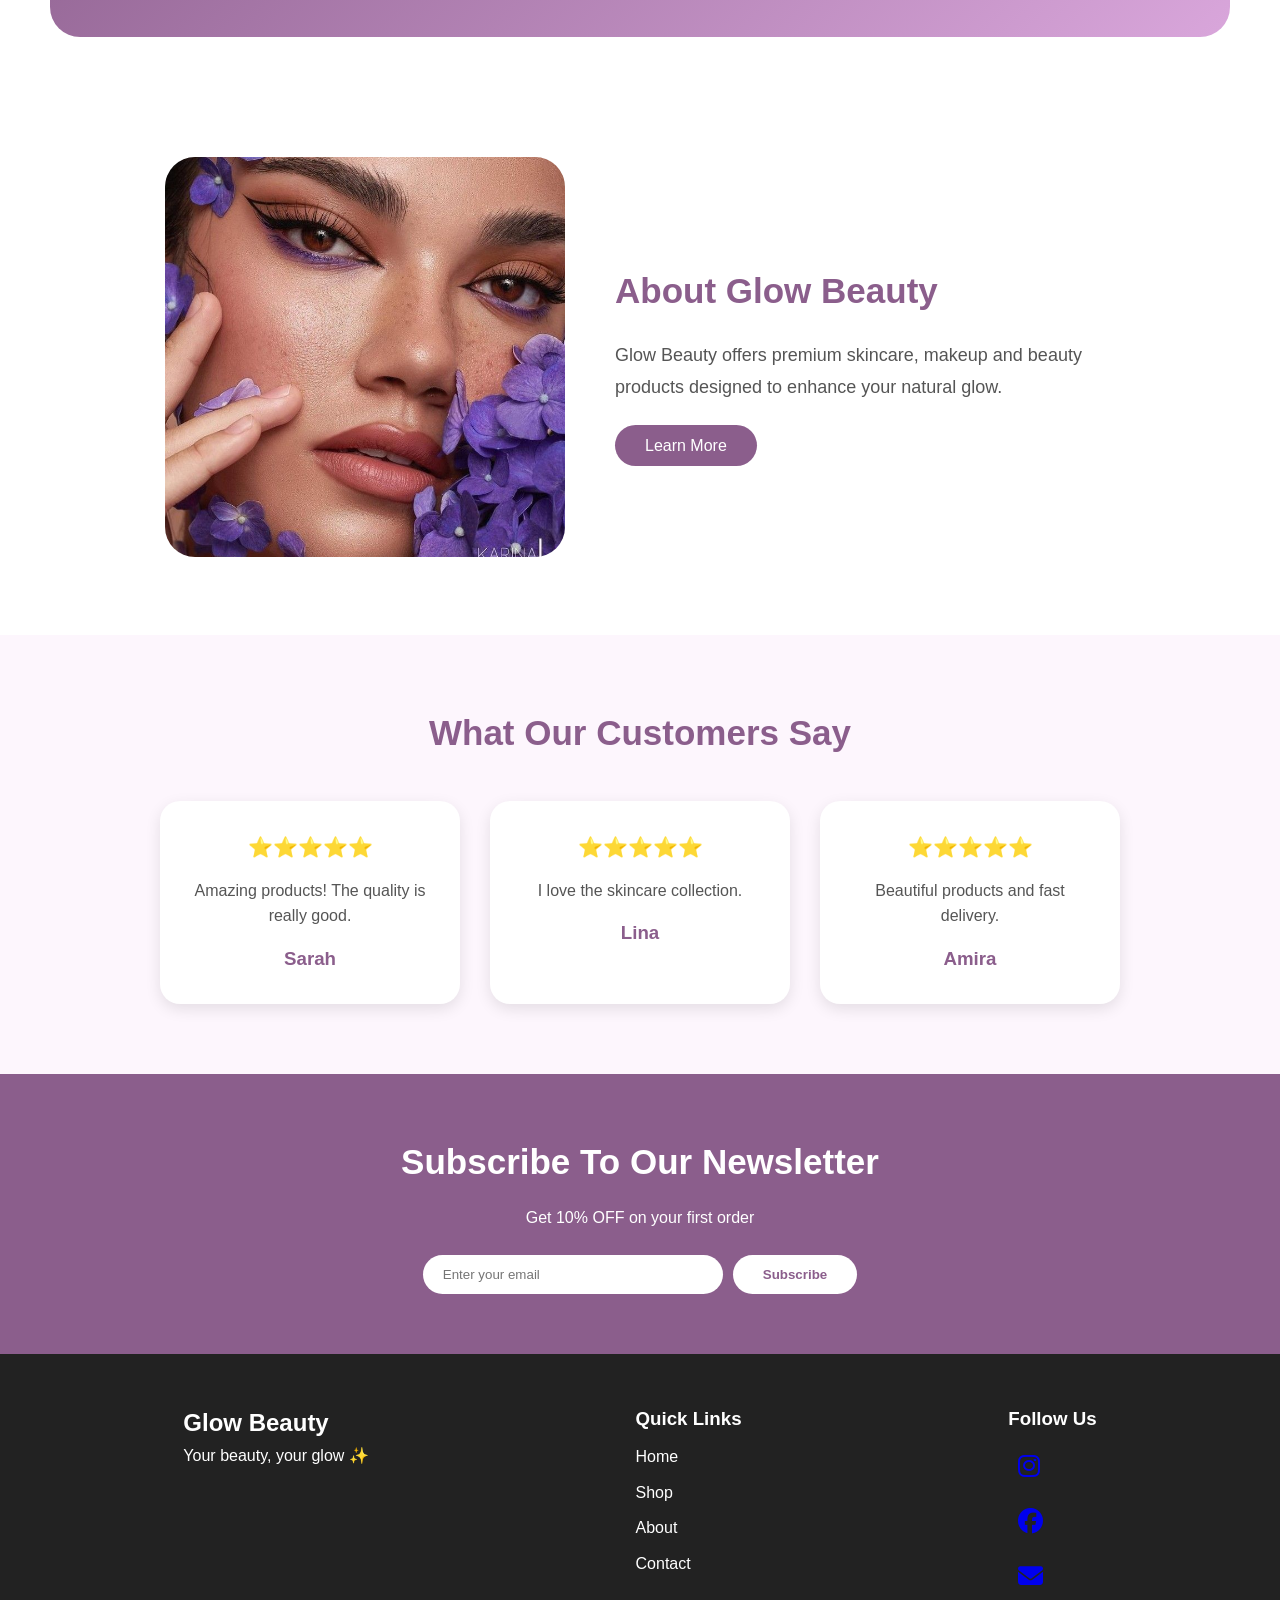
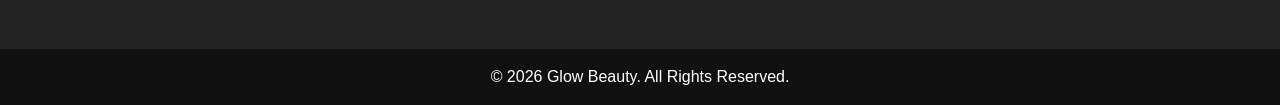
<file: ind.html>
<!DOCTYPE html>
<html lang="ar">

<head>

<meta charset="UTF-8">
<meta name="viewport" content="width=device-width, initial-scale=1.0">

<title>Glow Beauty</title>

<link rel="stylesheet" href="style.css">

<link rel="stylesheet"
href="https://cdnjs.cloudflare.com/ajax/libs/font-awesome/6.7.2/css/all.min.css">

</head>


<body>


<!-- Navbar -->

<header>

<nav class="navbar">


<img src="logo.png" alt="Glow Beauty Logo" class="logo-img">



<ul class="nav-links">

<li><a href="#" class="active">Home</a></li>

<li><a href="shop.html">Shop</a></li>

<li><a href="#about">About Us</a></li>

<li><a href="#contact">Contact</a></li>

</ul>



<div class="icons">


<div class="profile" id="profile">

<i class="fa-regular fa-user"></i>

<span id="username"></span>


<div class="profile-menu" id="profileMenu">

<p id="welcomeUser"></p>

 

<a href="orders.html">My Orders</a>

<button id="logout">Logout</button>

</div>

</div>



<a href="wishlist.html" class="wishlist-icon">
❤️ <span id="wishCount">0</span>
</a>



<a href="cart.html" class="cart-icon">

<i class="fa-solid fa-bag-shopping"></i>

<span id="cartCount">0</span>

</a>


</div>


</nav>

</header>





<!-- Hero -->


<section class="hero">


<div class="hero-text">


<p class="subtitle">
Beauty That Glows With You
</p>


<h1>
Glow Up With <br>
Premium Beauty
<span>Products</span>
</h1>



<p class="description">

Discover luxurious skincare and makeup
<br>
products designed to enhance your natural beauty.

</p>



<div class="hero-buttons">

<a href="shop.html" class="btn1">
Shop Now
</a>


<a href="#cat" class="btn2">
Explore Collection
</a>


</div>


</div>


</section>







<!-- Categories -->


<section class="categorie" id="cat">


<h2 class="tit">
Shop By Category
</h2>



<div class="category-container">



<div class="category-card">

<img src="skincare.jpg">

<h3>
<a href="skincare.html">
Skincare
</a>
</h3>

</div>



<div class="category-card">

<img src="beauty makeup.jpg">

<h3>
<a href="makeup.html">
Makeup
</a>
</h3>

</div>




<div class="category-card">

<img src="haircare.jpg">

<h3>
<a href="haircare.html">
Haircare
</a>
</h3>

</div>




<div class="category-card">

<img src="accessories.jpg">

<h3>
<a href="accessories.html">
Accessories
</a>
</h3>

</div>



</div>


</section>







<!-- Features -->


<section class="features">


<div class="feature-card">

<i class="fa-solid fa-truck"></i>

<h3>Free Shipping</h3>

<p>Free delivery on all orders</p>

</div>



<div class="feature-card">

<i class="fa-solid fa-lock"></i>

<h3>Secure Payment</h3>

<p>100% secure payment</p>

</div>




<div class="feature-card">

<i class="fa-solid fa-rotate-left"></i>

<h3>Easy Returns</h3>

<p>Simple return policy</p>

</div>




<div class="feature-card">

<i class="fa-solid fa-gem"></i>

<h3>Premium Quality</h3>

<p>Luxury beauty products</p>

</div>


</section>







<!-- Offer -->


<section class="offer">


<h2>
Summer Beauty Sale
</h2>


<p>
Get up to 30% OFF on your favorite beauty products
</p>


<a href="shop.html">
Shop Now
</a>


</section>







<!-- About -->


<section class="about" id="about">


<div class="about-image">

<img src="about.png">

</div>



<div class="about-text">

<h2>
About Glow Beauty
</h2>


<p>
Glow Beauty offers premium skincare,
makeup and beauty products designed
to enhance your natural glow.
</p>


<a href="about.html">
Learn More
</a>


</div>


</section>








<!-- Reviews -->


<section class="reviews">


<h2>
What Our Customers Say
</h2>



<div class="review-container">


<div class="review-card">

<div class="stars">
⭐⭐⭐⭐⭐
</div>

<p>
Amazing products! The quality is really good.
</p>

<h3>
Sarah
</h3>

</div>



<div class="review-card">

<div class="stars">
⭐⭐⭐⭐⭐
</div>

<p>
I love the skincare collection.
</p>

<h3>
Lina
</h3>

</div>




<div class="review-card">

<div class="stars">
⭐⭐⭐⭐⭐
</div>

<p>
Beautiful products and fast delivery.
</p>

<h3>
Amira
</h3>

</div>


</div>


</section>







<!-- Newsletter -->


<section class="newsletter" id="contact">


<h2>
Subscribe To Our Newsletter
</h2>


<p>
Get 10% OFF on your first order
</p>



<div class="subscribe-box">


<input type="email" placeholder="Enter your email">


<button>
Subscribe
</button>


</div>


</section>







<!-- Footer -->


<footer>


<div class="footer-logo">

<h2>
Glow Beauty
</h2>

<p>
Your beauty, your glow ✨
</p>

</div>




<div class="footer-links">

<h3>
Quick Links
</h3>

<a href="#">
Home
</a>

<a href="shop.html">
Shop
</a>

<a href="#about">
About
</a>

<a href="#contact">
Contact
</a>

</div>




<div class="footer-social">

<h3>
Follow Us
</h3>
<a href="https://www.instagram.com/notifications/" target="_blank">
<i class="fa-brands fa-instagram"></i></a>
<a href="https://www.facebook.com/fatima.belhadj.1253" target="_blank">
<i class="fa-brands fa-facebook"></i></a>
<a href="mailto:riiba16@gmail.com">
<i class="fa-solid fa-envelope"></i>
</a>


</div>


</footer>




<div class="copyright">

© 2026 Glow Beauty. All Rights Reserved.

</div>




<script src="script.js"></script>
<script src="cart.js"></script>
<script src="wishlist.js"></script>


</body>

</html>
</file>
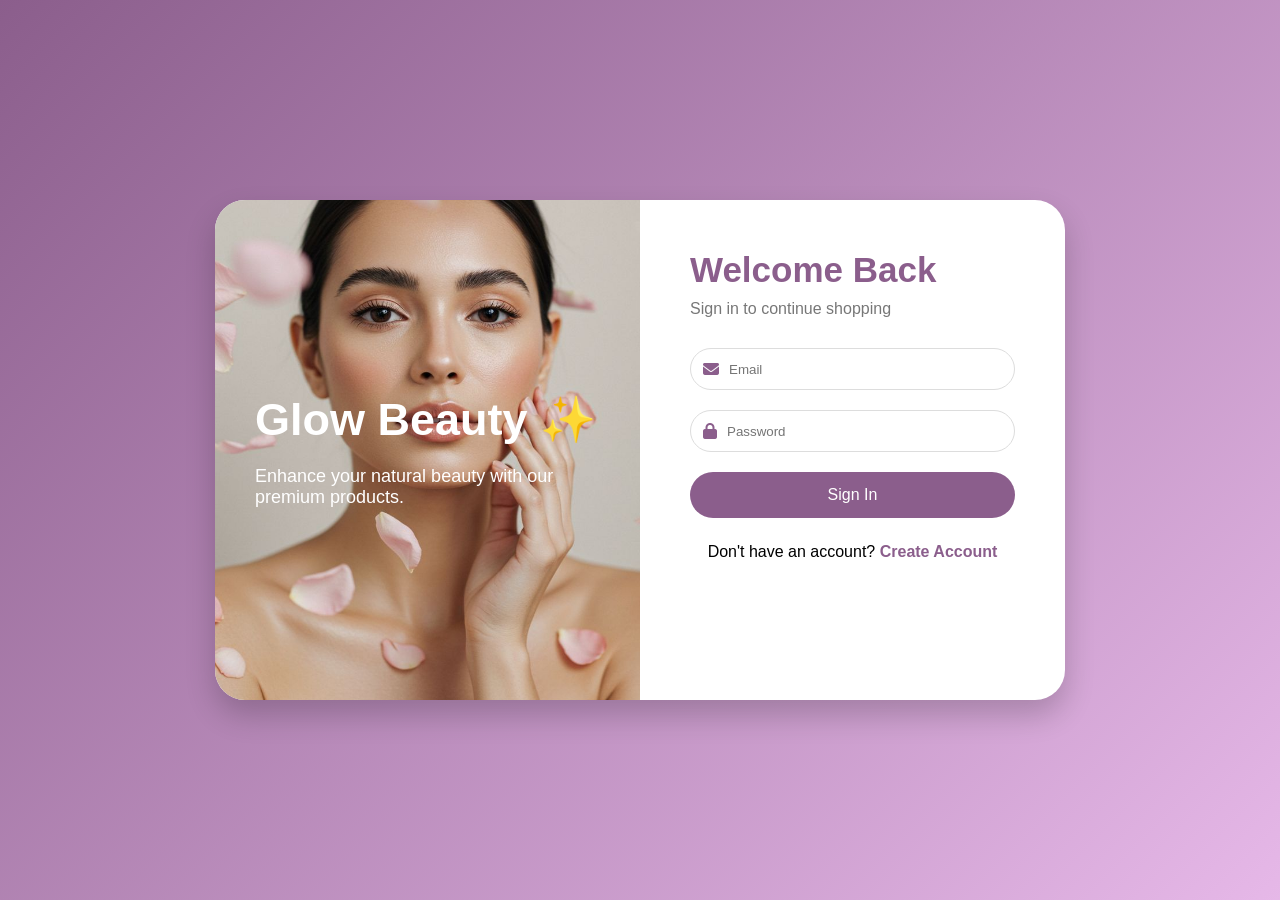
<file: login.html>
<!DOCTYPE html>
<html lang="en">

<head>

<meta charset="UTF-8">
<meta name="viewport" content="width=device-width, initial-scale=1.0">

<title>Glow Beauty | Login</title>

<link rel="stylesheet" href="login.css">

<link rel="stylesheet"
href="https://cdnjs.cloudflare.com/ajax/libs/font-awesome/6.7.2/css/all.min.css">

</head>


<body>


<div class="login-container">


    <div class="login-image">

        <h1>Glow Beauty ✨</h1>
         

        <p>
            Enhance your natural beauty
            with our premium products.
        </p>

    </div>



    <div class="login-box">


        <h2>Welcome Back</h2>

        <p class="small">
            Sign in to continue shopping
        </p>


        <div class="input-box">

            <i class="fa-solid fa-envelope"></i>

            <input 
            type="email" 
            id="email"
            placeholder="Email">

        </div>



        <div class="input-box">

            <i class="fa-solid fa-lock"></i>

            <input 
            type="password"
            id="password"
            placeholder="Password">

        </div>



        <button onclick="login()">
            Sign In
        </button>



        <p class="register">

            Don't have an account?

            <a href="register.html">
                Create Account
            </a>

        </p>


    </div>


</div>



<script>

function login(){

let email = document.getElementById("email").value.trim();
let password = document.getElementById("password").value.trim();


let savedEmail = localStorage.getItem("user");
let savedPassword = localStorage.getItem("password");
let savedName = localStorage.getItem("username");


if(email === savedEmail && password === savedPassword){

    localStorage.setItem("username", savedName);

    alert("Login successful ✨");

    window.location.href="ind.html";

}
else{

    alert("Account not found");

}

}

</script>


</body>


</html>
</file>
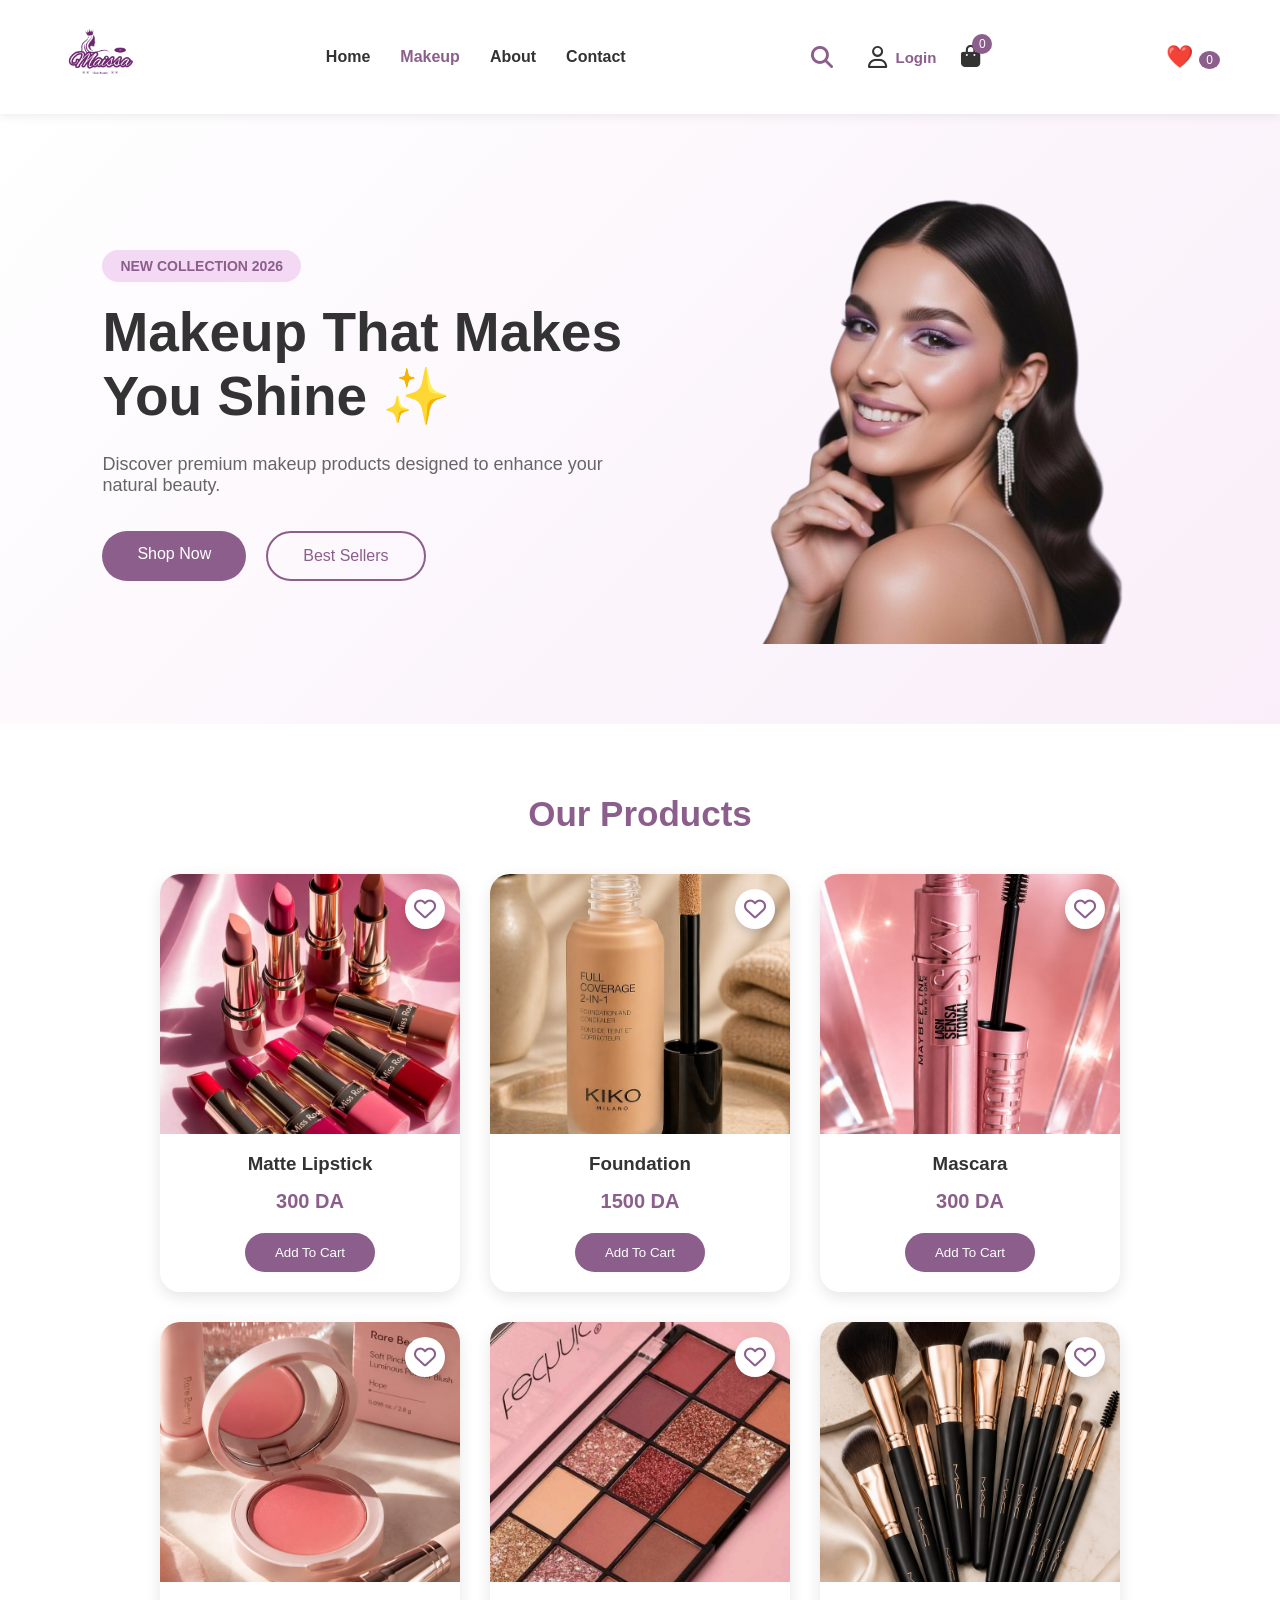
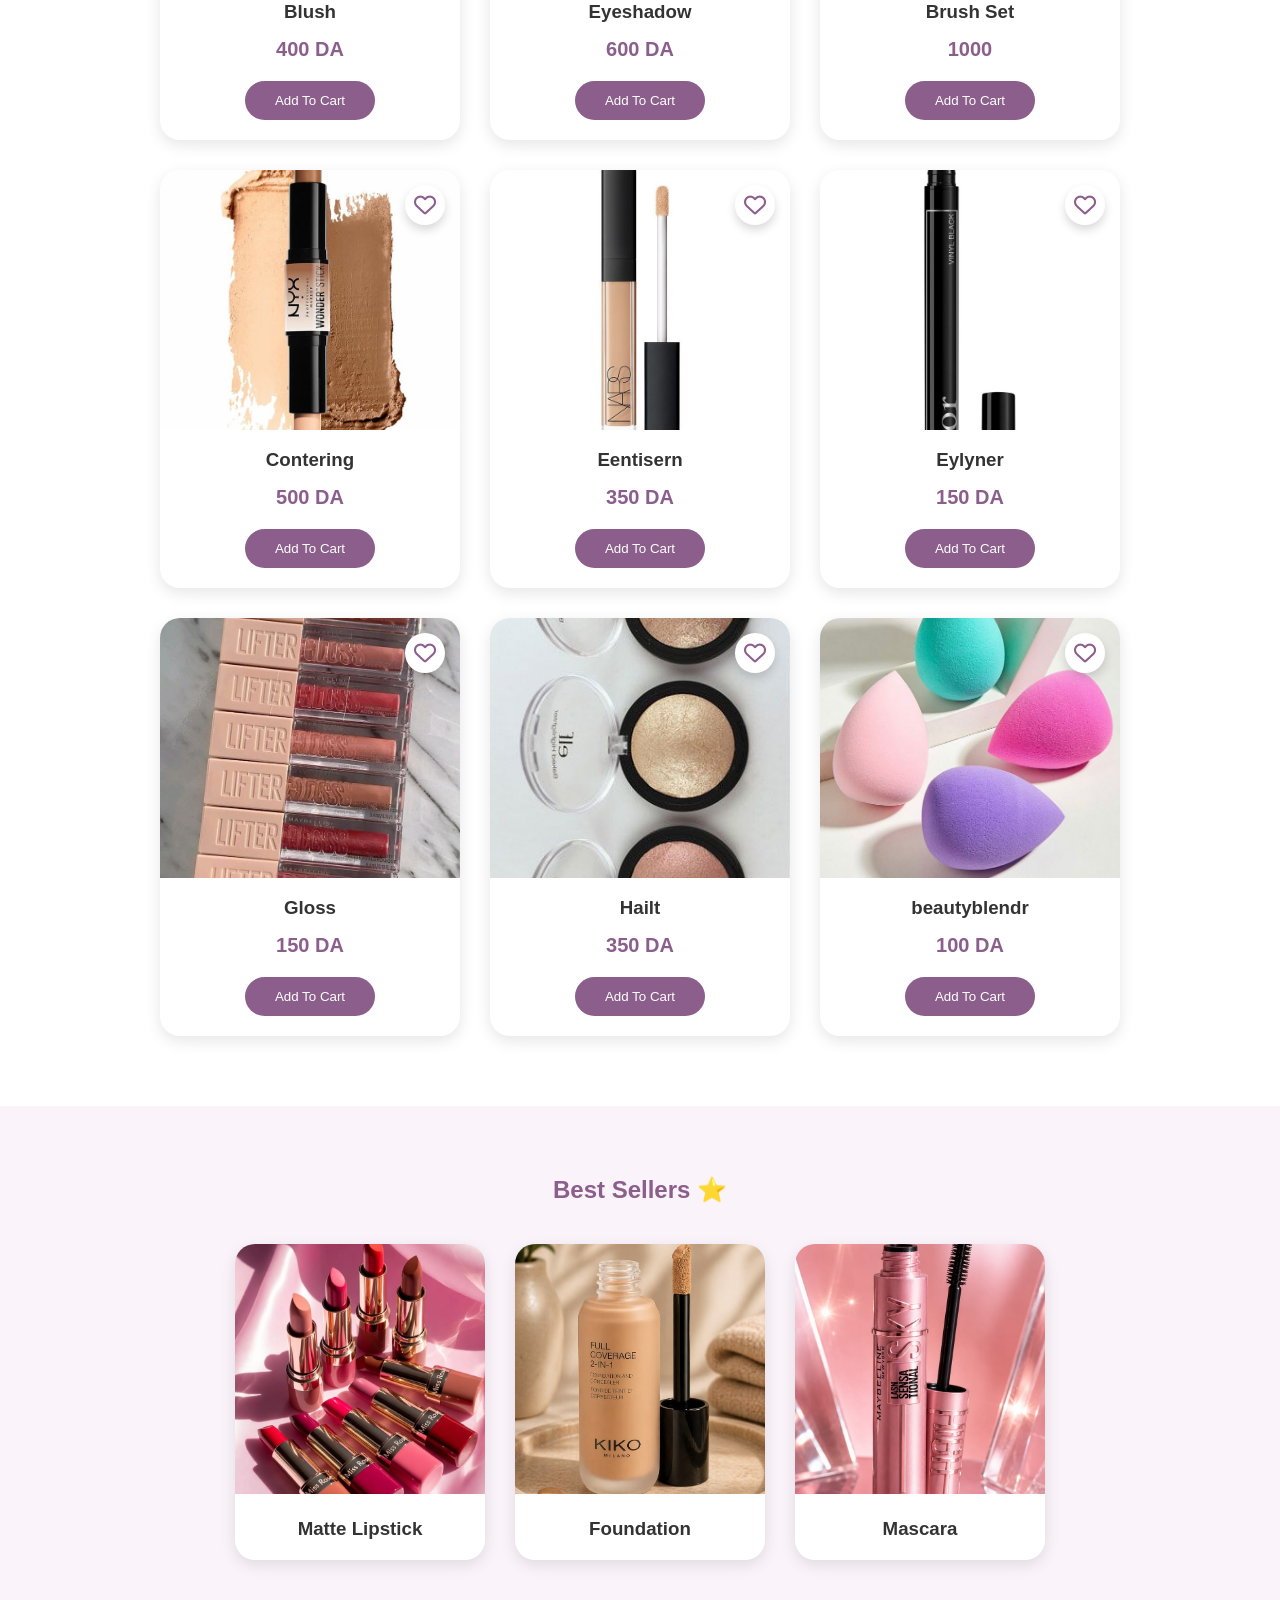
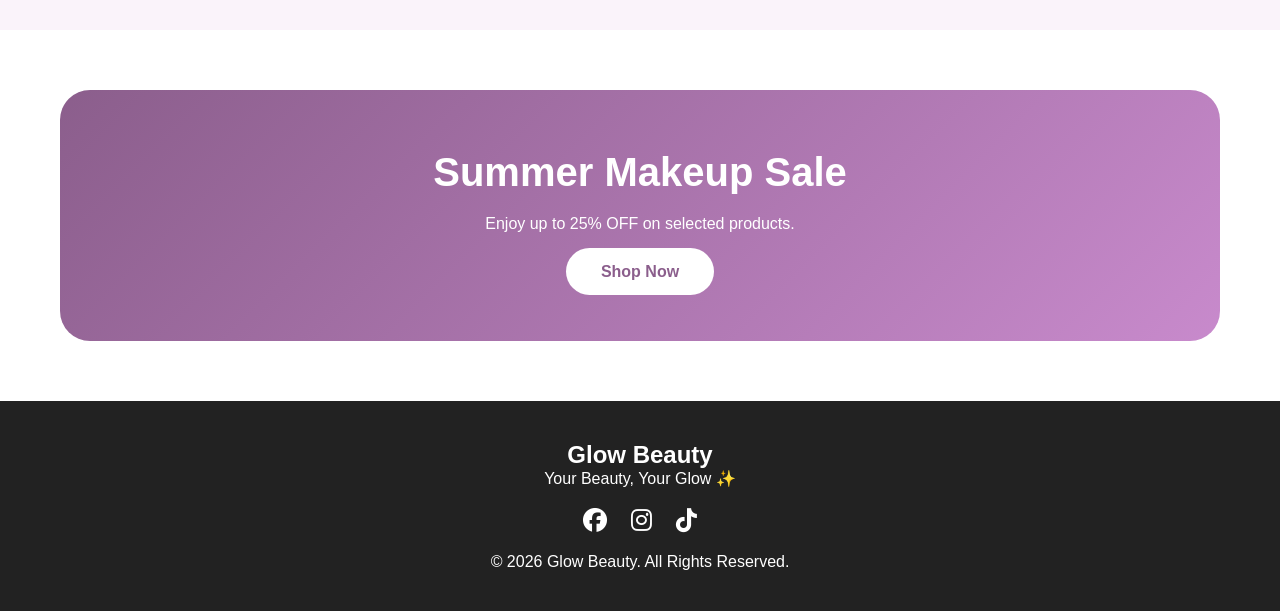
<file: makeup.html>
<!DOCTYPE html>
<html lang="en">
<head>
    <meta charset="UTF-8">
    <meta name="viewport" content="width=device-width, initial-scale=1.0">
    <title>Glow Beauty | Makeup</title>

    <link rel="stylesheet" href="makeup.css">
 
    <link rel="stylesheet"
    href="https://cdnjs.cloudflare.com/ajax/libs/font-awesome/6.7.2/css/all.min.css">
</head>

<body>

<!-- ================= HEADER ================= -->

<header>

    <nav class="navbar">

        <a href="ind.html">
            <img src="logo.png" class="logo-img">
        </a>

        <ul class="nav-links">

            <li><a href="ind.html">Home</a></li>
            <li><a href="makeup.html" class="active">Makeup</a></li>
            <li><a href="ind.html#about">About</a></li>
            <li><a href="ind.html#contact">Contact</a></li>

        </ul>

        
<div class="icons">
<div class="search">

     <i class="fa-solid fa-magnifying-glass" id="searchIcon"></i>

    <input type="text" id="search" placeholder="Search product...">

</div>



<div class="profile" id="profile">


<i class="fa-regular fa-user"></i>


<span id="username"></span>



<div class="profile-menu" id="profileMenu">


<p id="welcomeUser"></p>

 
<a href="orders.html">
My Orders
</a>


<button id="logout">
Logout
</button>


</div>


</div>



<a href="cart.html" class="cart-icon">
<i class="fa-solid fa-bag-shopping"></i>
<span id="cartCount">0</span>
</a>


</div>

<a href="wishlist.html" class="wishlist-icon">
    ❤️ <span id="wishCount">0</span>
</a>

</nav>

</header>



<!-- ================= HERO ================= -->

<section class="hero">

    <div class="hero-left">

        <span class="tag">NEW COLLECTION 2026</span>

        <h1>
            Makeup That Makes <br>
            You Shine ✨
        </h1>

        <p>
            Discover premium makeup products designed
            to enhance your natural beauty.
        </p>

        <div class="hero-buttons">
            <a href="#products" class="btn1">Shop Now</a>
            <a href="#col" class="btn2">Best Sellers</a>
        </div>

    </div>

    <div class="hero-right">
        <img src="model.png" alt="Makeup Model">
    </div>

</section>

<!-- ================= PRODUCTS ================= -->

<section class="products" id="products">

    <h2>Our Products</h2>

    <div class="product-container">

        <div class="product-card">
             <div class="heart-product" onclick="addToWishlist('Matte Lipstick','lipstick.jpg','300 DA')">
                <i class="fa-regular fa-heart"></i>
             </div>
            <img src="lipstick.jpg">
            <h3>Matte Lipstick</h3>
            <p>300 DA</p>
            <button  onclick="addToCart('Matte Lipstick',300)">Add To Cart</button>
        </div>

        <div class="product-card">
            <div class="heart-product" onclick="addToWishlist('Foundation','foundation.jpg','1500 DA')">
               <i class="fa-regular fa-heart"></i>
            </div>
            <img src="foundation.jpg">
            <h3>Foundation</h3>
            <p>1500 DA</p>
            <button  onclick="addToCart('Foundation',1500)">Add To Cart</button>
        </div>

        <div class="product-card">
            <div class="heart-product" onclick="addToWishlist('Mascara','mascara.jpg','300 DA')">
              <i class="fa-regular fa-heart"></i>
            </div>
            <img src="mascara.jpg">
            <h3>Mascara</h3>
            <p>300 DA</p>
            <button  onclick="addToCart('Mascara',300)">Add To Cart</button>
        </div>

        <div class="product-card">
            <div class="heart-product" onclick="addToWishlist('BLUSH','blush.jpg','400 DA')">
              <i class="fa-regular fa-heart"></i>
            </div>
            <img src="blush.jpg">
            <h3>Blush</h3>
            <p>400 DA</p>
            <button  onclick="addToCart('Blush',400)">Add To Cart</button>
        </div>

        <div class="product-card">
            <div class="heart-product" onclick="addToWishlist('Eyeshadow','eyeshadow.jpg','600 DA')">
              <i class="fa-regular fa-heart"></i>
            </div>
            <img src="eyeshadow.jpg">
            <h3>Eyeshadow</h3>
            <p>600 DA</p>
            <button  onclick="addToCart('Eyeshadow',600)">Add To Cart</button>
        </div>

        <div class="product-card">
            <div class="heart-product" onclick="addToWishlist('Brush Set','bruch.jpg','1000 DA')">
              <i class="fa-regular fa-heart"></i>
            </div>
            <img src="brush.jpg">
            <h3>Brush Set</h3>
            <p>1000</p>
            <button  onclick="addToCart('Brush Set',1000)">Add To Cart</button>
        </div>
        <div class="product-card">
            <div class="heart-product" onclick="addToWishlist('Contering','contor.jpg','500 DA')">
              <i class="fa-regular fa-heart"></i>
            </div>
            <img src="contor.jpg">
            <h3>Contering</h3>
            <p>500 DA</p>
            <button  onclick="addToCart('Contering<',500)">Add To Cart</button>
        </div>
        <div class="product-card">
            <div class="heart-product" onclick="addToWishlist('Eentisern','entisern.jpg','350 DA')">
               <i class="fa-regular fa-heart"></i>
            </div>
            <img src="entisern.jpg">
            <h3>Eentisern</h3>
            <p>350 DA</p>
            <button  onclick="addToCart('Eentisern',350)">Add To Cart</button>
        </div>
        <div class="product-card">
            <div class="heart-product" onclick="addToWishlist('Eylyner','eylyner.jpg','150 DA')">
              <i class="fa-regular fa-heart"></i>
            </div>
            <img src="eylyner.jpg">
            <h3>Eylyner</h3>
            <p>150 DA</p>
            <button  onclick="addToCart('Eylyner',150)">Add To Cart</button>
        </div>
        <div class="product-card">
            <div class="heart-product" onclick="addToWishlist('Gloss ','Gloss maybelline.jpg','150 DA')">
              <i class="fa-regular fa-heart"></i>
            </div>
            <img src="Gloss maybelline.jpg">
            <h3>Gloss</h3>
            <p>150 DA</p>
            <button  onclick="addToCart('Gloss',150)">Add To Cart</button>
        </div>
        <div class="product-card">
            <div class="heart-product" onclick="addToWishlist('Hailt','hylytrt.jpg','350 DA')">
              <i class="fa-regular fa-heart"></i>
            </div>
            <img src="hylytrt.jpg">
            <h3>Hailt</h3>
            <p>350 DA</p>
            <button  onclick="addToCart('Hailt',350)">Add To Cart</button>
        </div>
        <div class="product-card">
            <div class="heart-product" onclick="addToWishlist('beautyblendr','beautyblendr.jpg','100 DA')">
              <i class="fa-regular fa-heart"></i>
            </div>
            <img src="beautyblendr.jpg">
            <h3>beautyblendr</h3>
            <p>100 DA</p>
            <button  onclick="addToCart('Beautyblender',100)">Add To Cart</button>
        </div>

    </div>

</section>



<!-- ================= BEST SELLERS ================= -->

<section class="best">

    <h2>Best Sellers ⭐</h2>

    <div class="best-container"  id="col">

        <div class="best-card">
            <img src="lipstick.jpg">
            <h3>Matte Lipstick</h3>
        </div>

        <div class="best-card">
            <img src="foundation.jpg">
            <h3>Foundation</h3>
        </div>

        <div class="best-card">
            <img src="mascara.jpg">
            <h3>Mascara</h3>
        </div>

    </div>

</section>



<!-- ================= OFFER ================= -->

<section class="offer">

    <h2>Summer Makeup Sale</h2>

    <p>Enjoy up to 25% OFF on selected products.</p>

    <a href="#products">Shop Now</a>

</section>



<!-- ================= FOOTER ================= -->

<footer>

    <h2>Glow Beauty</h2>

    <p>Your Beauty, Your Glow ✨</p>

    <div class="social">

        <i class="fa-brands fa-facebook"></i>

        <i class="fa-brands fa-instagram"></i>

        <i class="fa-brands fa-tiktok"></i>

    </div>

    <p>© 2026 Glow Beauty. All Rights Reserved.</p>

</footer>
<script src="makeup.js"></script>
<script src="cart.js"></script>
<script src="script.js"></script>
<script src="wishlist.js"></script>
</body>
</html>
</file>
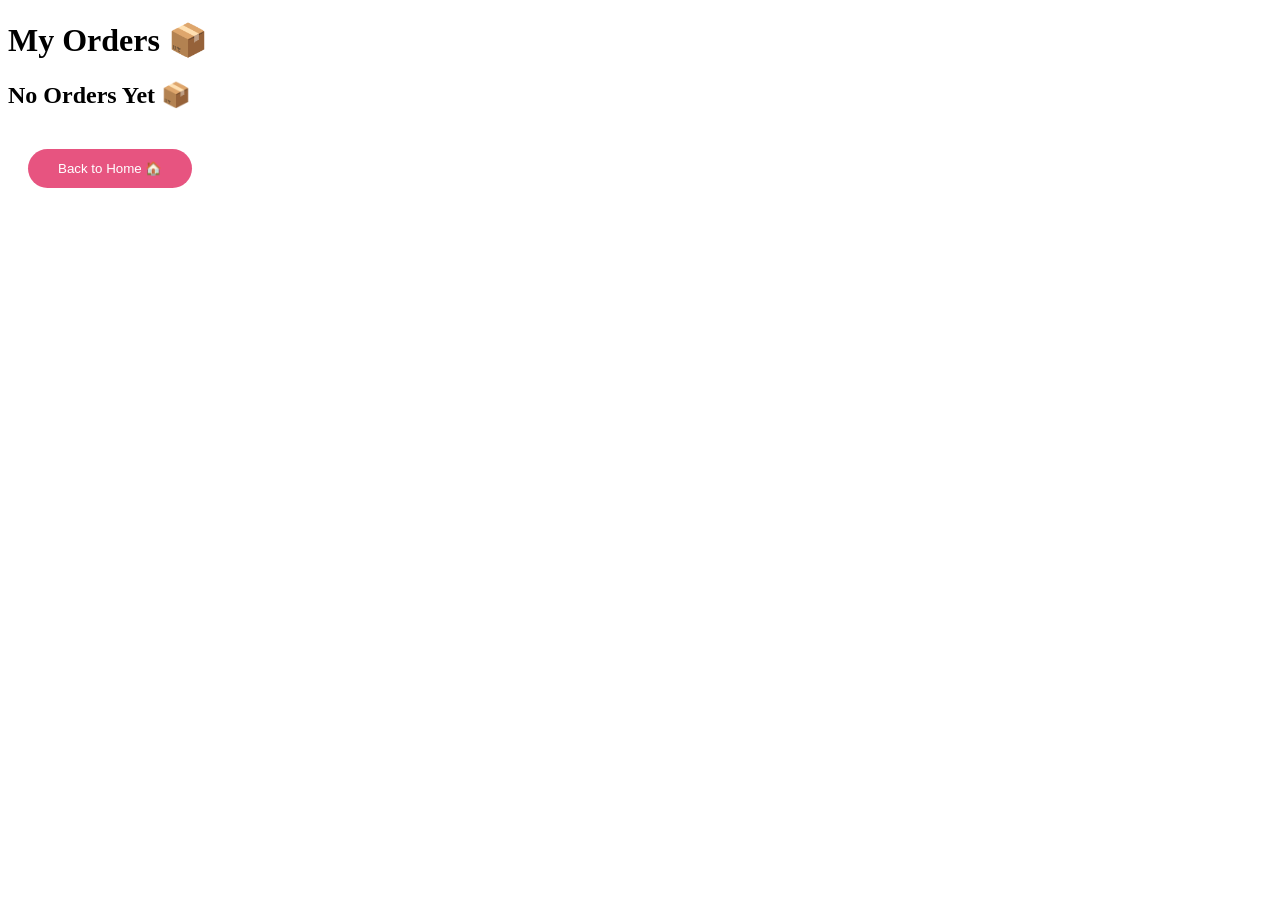
<file: orders.html>
<!DOCTYPE html>
<html>

<head>

<title>My Orders</title>

<style>
.order-card{

background:white;
padding:25px;
margin:20px;
border-radius:20px;
box-shadow:0 5px 20px #ddd;

}


.product-order{

background:#fff0f7;
padding:10px;
margin:10px 0;
border-radius:15px;

}


.order-card h3{

color:#8e44ad;

}    
.home-btn{

    background:#e75480;
    color:white;
    border:none;
    padding:12px 30px;
    border-radius:25px;
    cursor:pointer;
    margin:20px;

}

.home-btn:hover{

    transform:translateY(-3px);

}
</style>

</head>


<body>


<h1>
My Orders 📦
</h1>


<div id="orders"></div>
<button onclick="goHome()" class="home-btn">
    Back to Home 🏠
</button>


<script src="orders.js"></script>


</body>

</html>
</file>
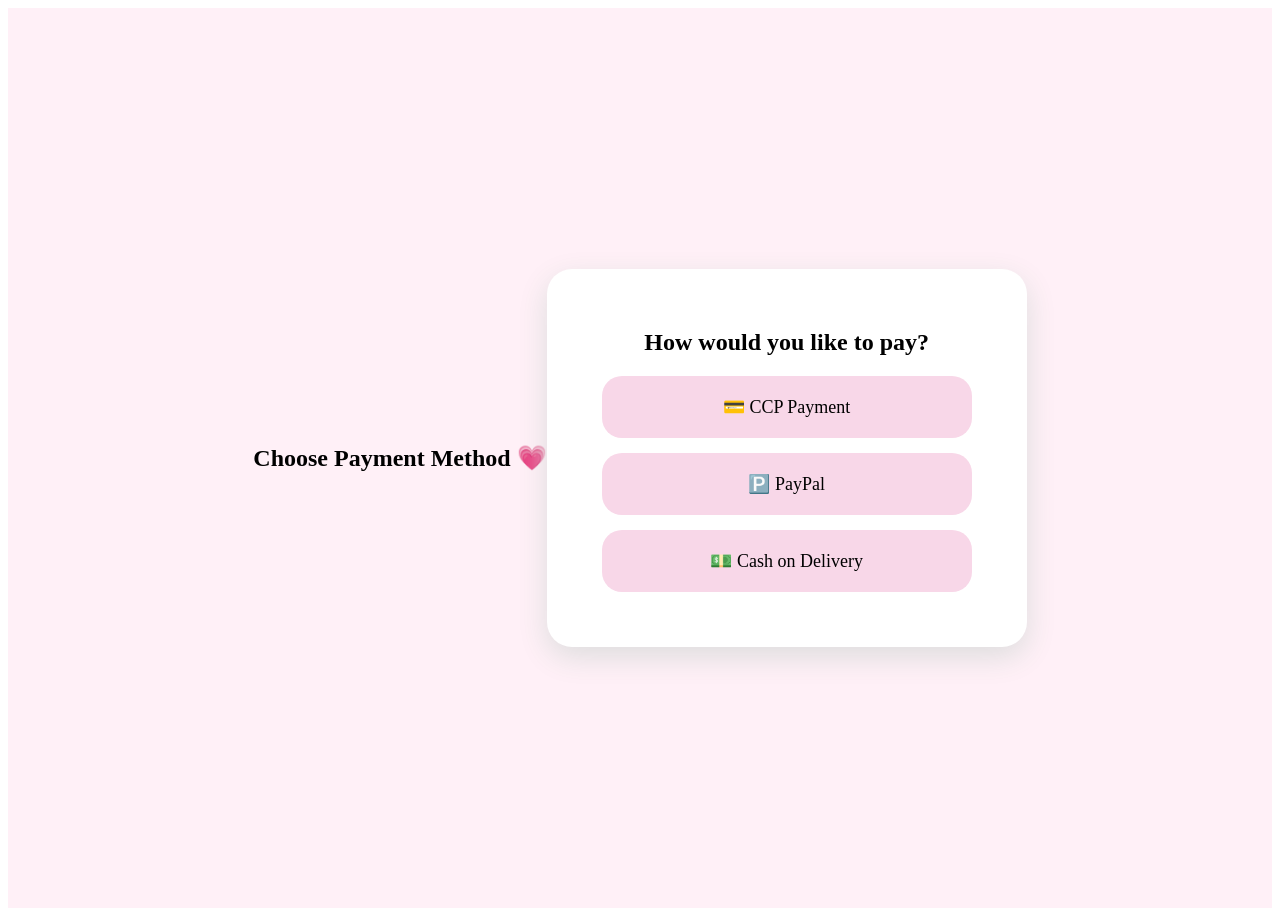
<file: payment.html>
<!DOCTYPE html>
<html lang="en">

<head>

<meta charset="UTF-8">
<meta name="viewport" content="width=device-width, initial-scale=1.0">

<title>Payment | Glow Beauty</title>

<style>
.payment-page{

min-height:100vh;
background:#fff0f7;
display:flex;
justify-content:center;
align-items:center;

}


.payment-box{

background:white;
padding:40px;
width:400px;
border-radius:25px;
text-align:center;
box-shadow:0 10px 30px #ddd;

}


.pay-option{

background:#f8d7e8;
margin:15px;
padding:20px;
border-radius:20px;
cursor:pointer;
font-size:18px;

}


.pay-option:hover{

background:#e75480;
color:white;

}


.payment-box input{

width:100%;
padding:15px;
margin:10px 0;
border-radius:20px;
border:1px solid #ddd;

}


.payment-box button{

padding:12px 30px;
border:none;
border-radius:25px;
background:#8e44ad;
color:white;
cursor:pointer;

}    
</style>

</head>


<body>


<section class="payment-page">


<h1>
Choose Payment Method 💗
</h1>


<div class="payment-box">


<h2>How would you like to pay?</h2>


<div class="pay-option" onclick="choosePayment('CCP')">

💳 CCP Payment

</div>



<div class="pay-option" onclick="choosePayment('PayPal')">

🅿️ PayPal

</div>



<div class="pay-option" onclick="choosePayment('Cash')">

💵 Cash on Delivery

</div>



<div id="paymentForm"></div>


</div>


</section>



<script src="payment.js"></script>

</body>

</html>
</file>
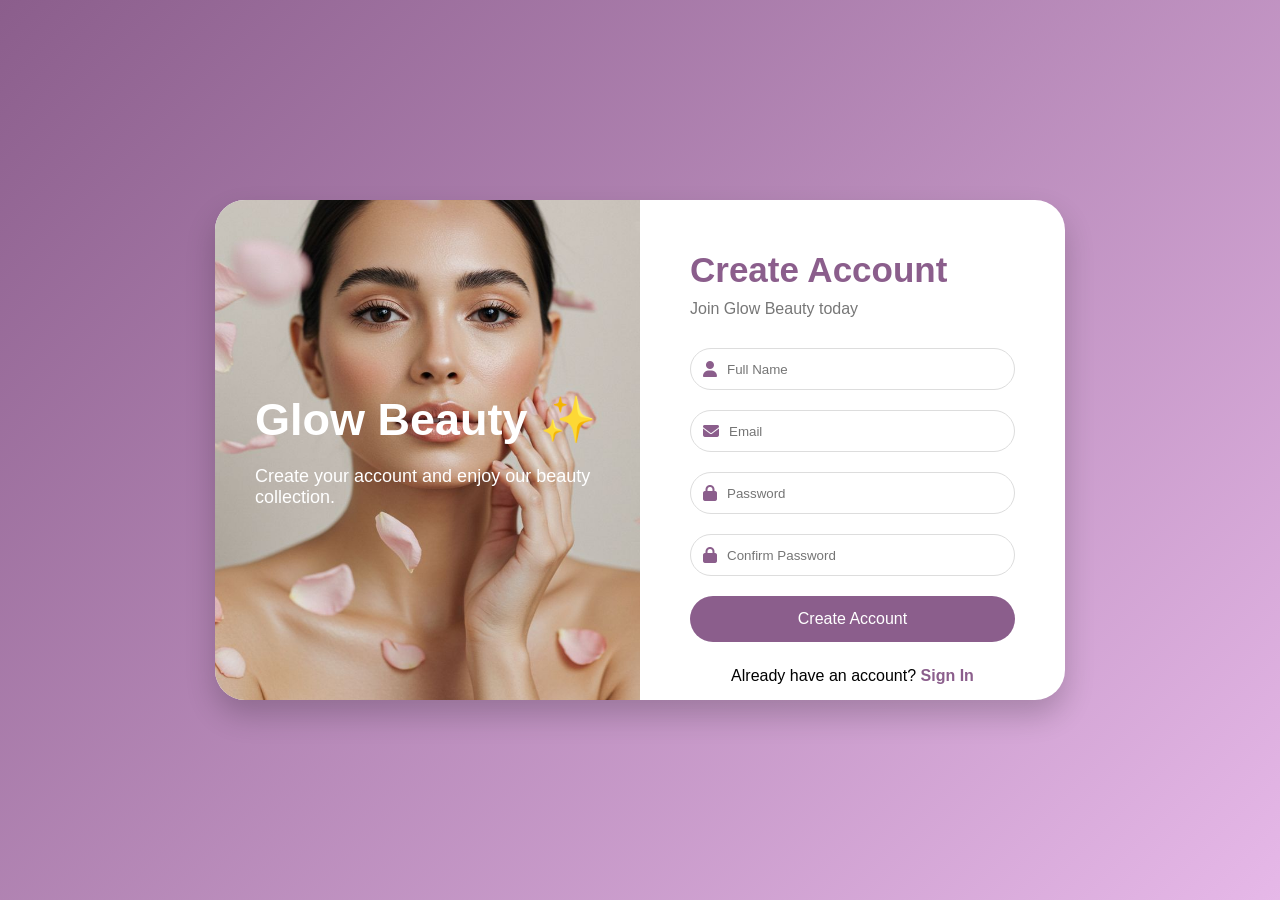
<file: register.html>
<!DOCTYPE html>
<html lang="en">

<head>

<meta charset="UTF-8">
<meta name="viewport" content="width=device-width, initial-scale=1.0">

<title>Glow Beauty | Create Account</title>

<link rel="stylesheet" href="login.css">

<link rel="stylesheet"
href="https://cdnjs.cloudflare.com/ajax/libs/font-awesome/6.7.2/css/all.min.css">

</head>


<body>


<div class="login-container">


<div class="login-image">

<h1>Glow Beauty ✨</h1>

<p>
Create your account and enjoy our beauty collection.
</p>

</div>



<div class="login-box">


<h2>Create Account</h2>

<p class="small">
Join Glow Beauty today
</p>



<div class="input-box">

<i class="fa-solid fa-user"></i>

<input 
type="text"
id="name"
placeholder="Full Name">

</div>




<div class="input-box">

<i class="fa-solid fa-envelope"></i>

<input 
type="email"
id="email"
placeholder="Email">

</div>




<div class="input-box">

<i class="fa-solid fa-lock"></i>

<input 
type="password"
id="password"
placeholder="Password">

</div>




<div class="input-box">

<i class="fa-solid fa-lock"></i>

<input 
type="password"
id="confirmPassword"
placeholder="Confirm Password">

</div>




<button onclick="register()">

Create Account

</button>




<p class="register">

Already have an account?

<a href="login.html">
Sign In
</a>

</p>



</div>


</div>





<script>

function register(){


let name = document.getElementById("name").value.trim();

let email = document.getElementById("email").value.trim();

let password = document.getElementById("password").value.trim();

let confirmPassword = document.getElementById("confirmPassword").value.trim();




// Check empty

if(name=="" || email=="" || password=="" || confirmPassword==""){

alert("Please fill all fields");

return;

}




// Check name

if(name.length < 3){

alert("Name must contain at least 3 characters");

return;

}




// Check email

let emailPattern = /^[^\s@]+@[^\s@]+\.[^\s@]+$/;


if(!emailPattern.test(email)){

alert("Invalid email");

return;

}




// Check password

if(password.length < 8){

alert("Password must contain at least 8 characters");

return;

}




// Confirm password

if(password !== confirmPassword){

alert("Passwords do not match");

return;

}





// Save data

localStorage.setItem("username", name);

localStorage.setItem("user", email);

localStorage.setItem("password", password);




alert("Account created successfully ✨");



// Go to login

window.location.href="login.html";


}



</script>



</body>

</html>
</file>
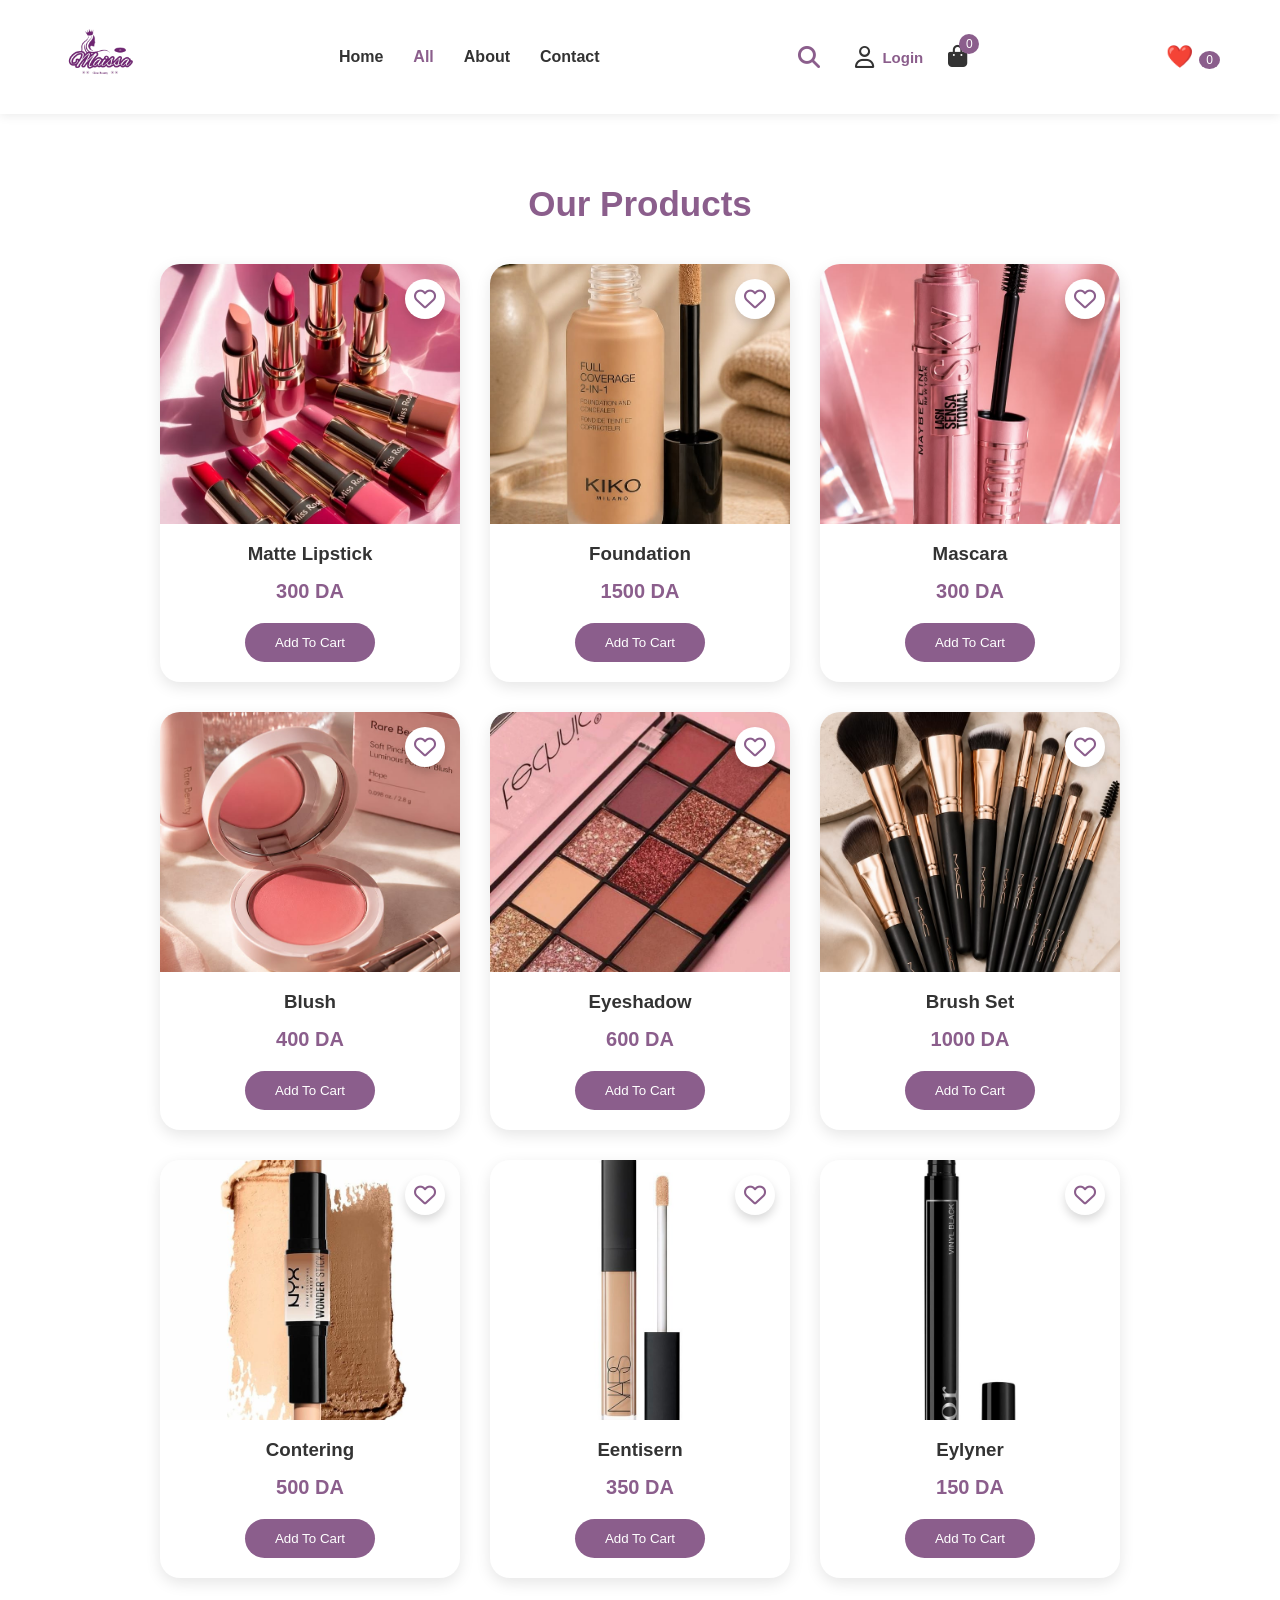
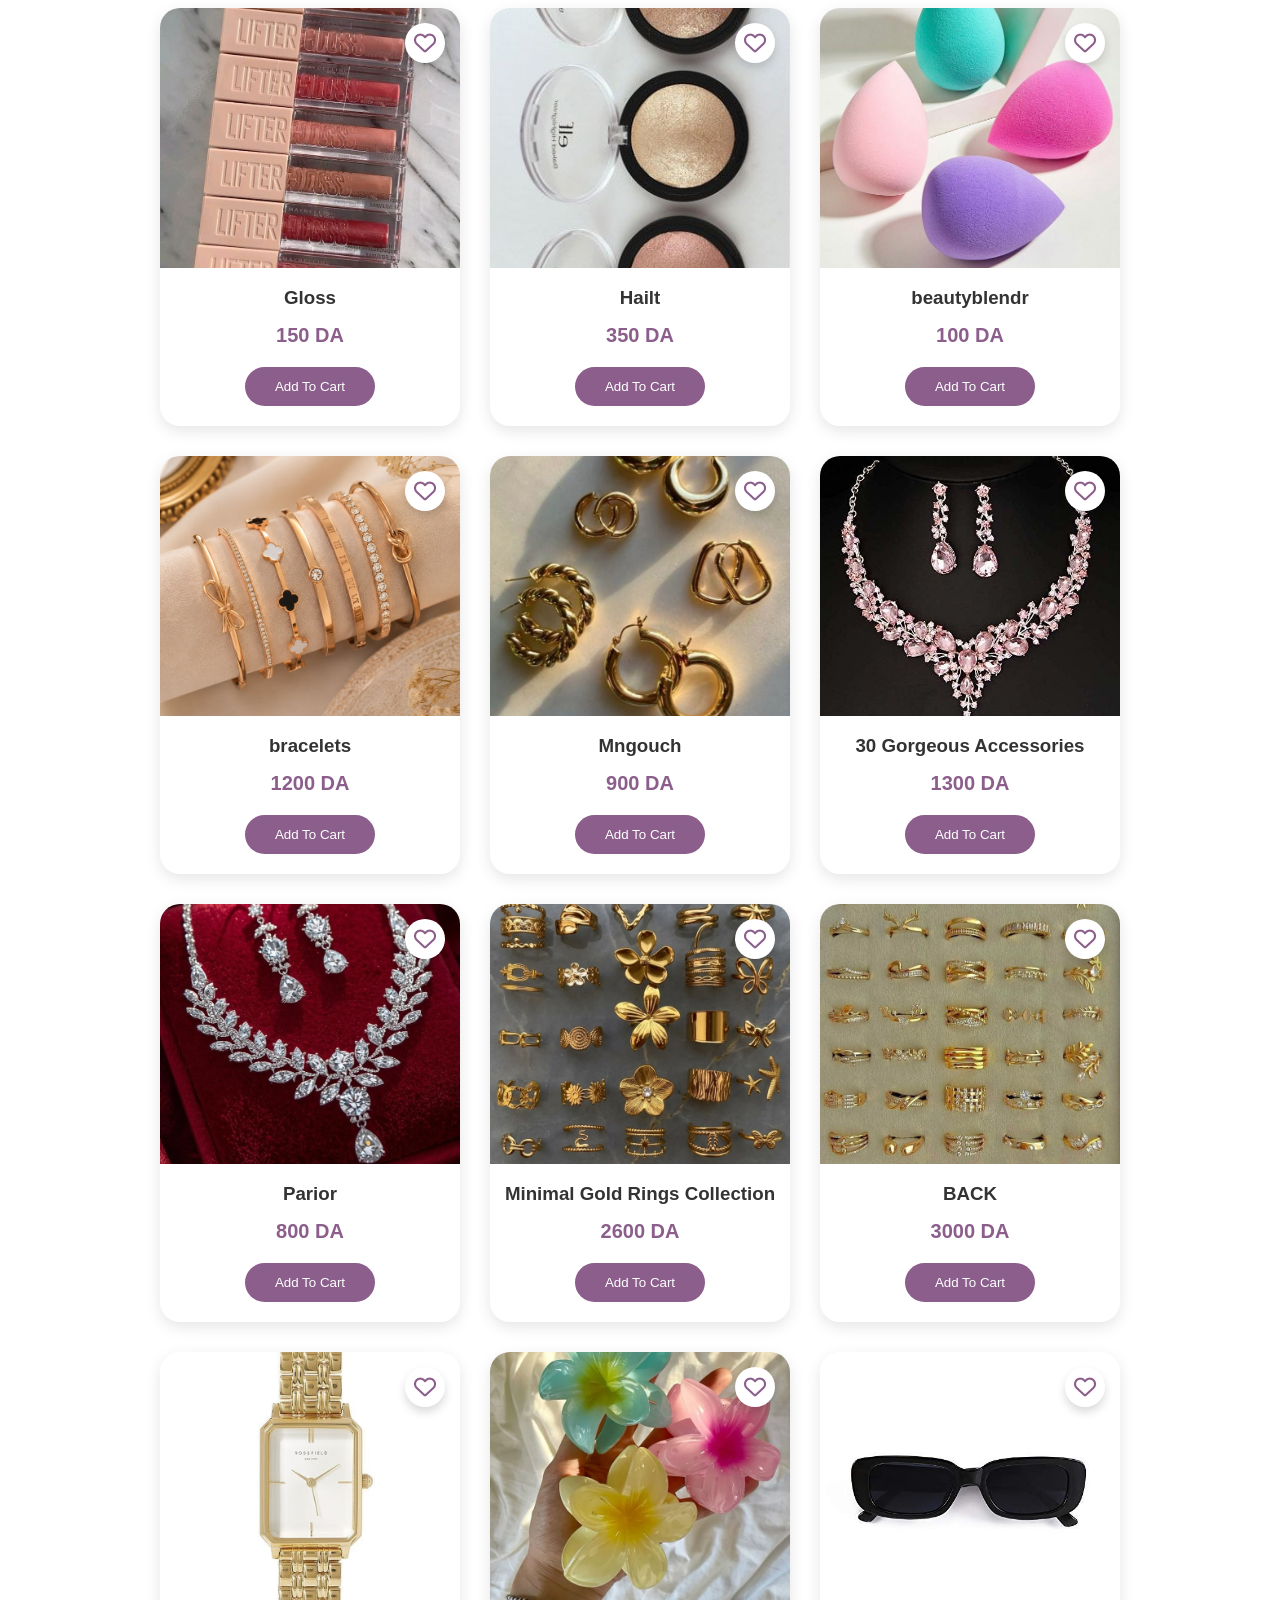
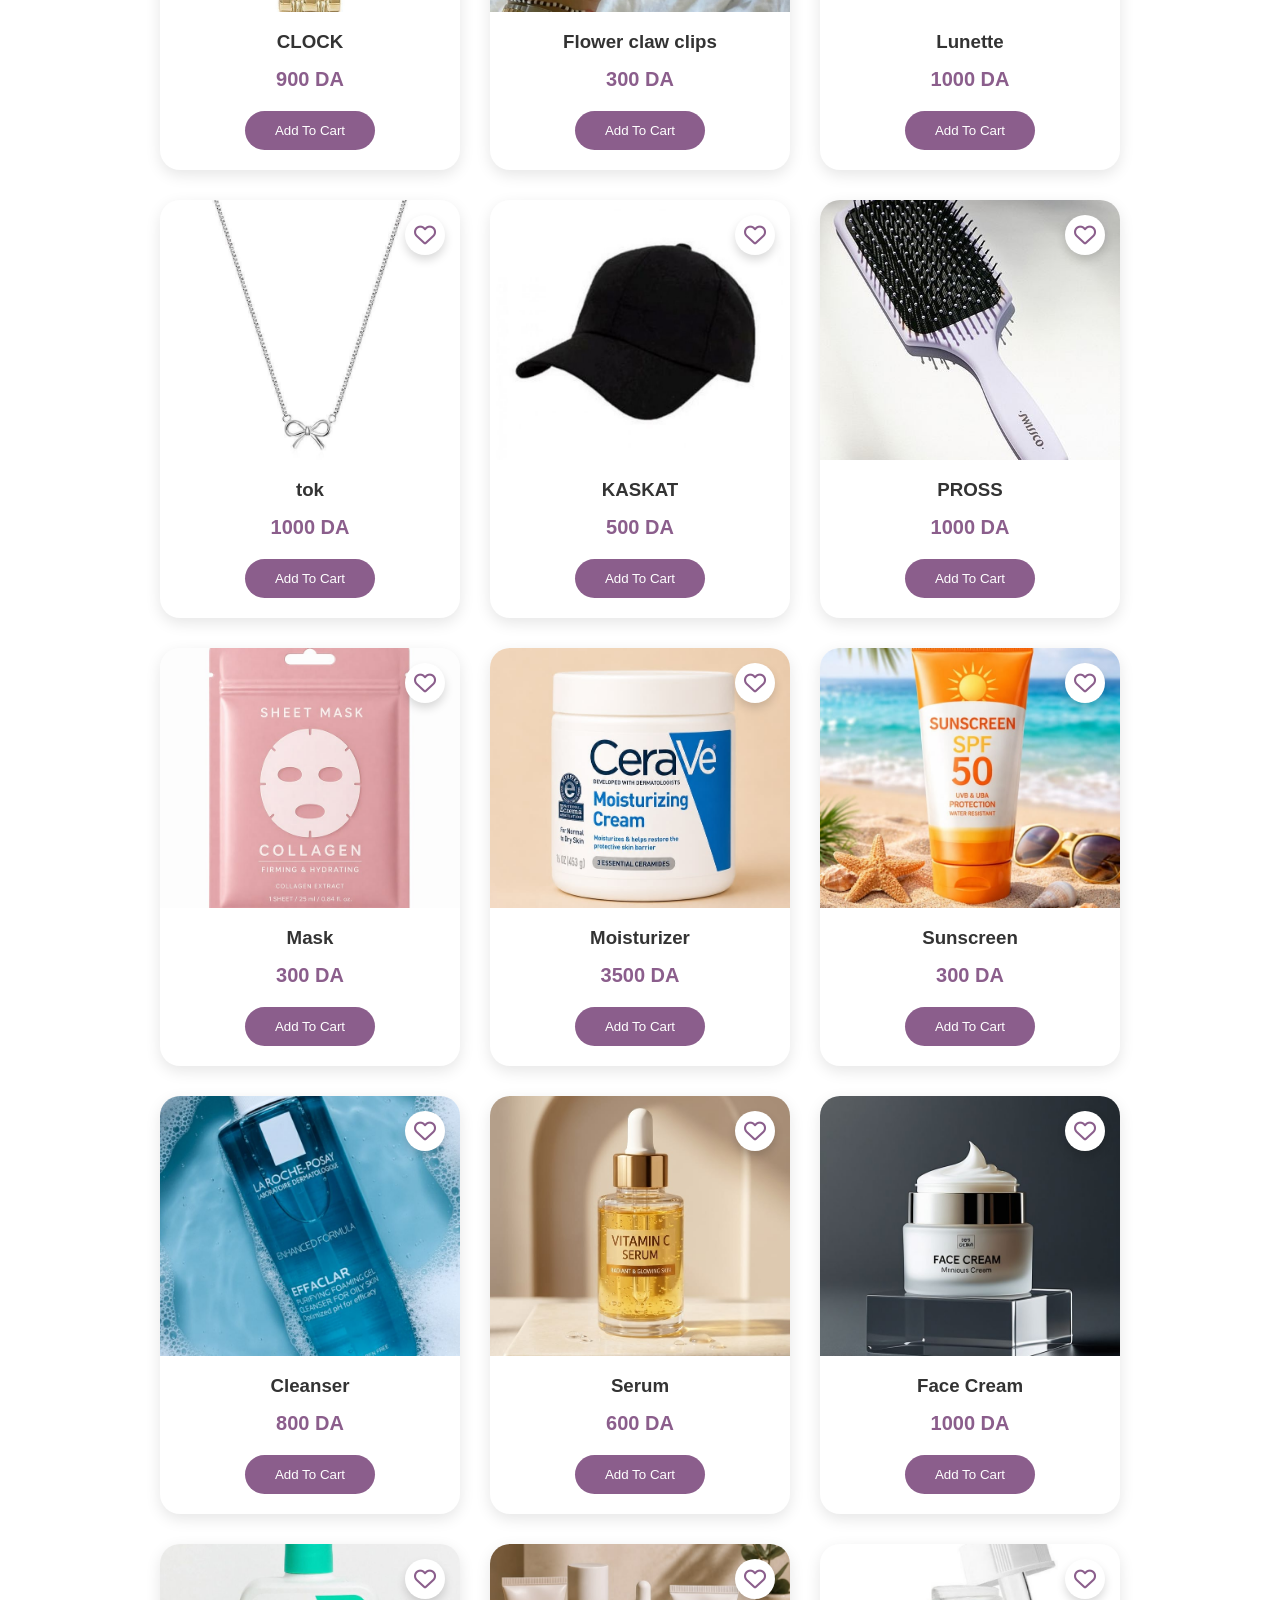
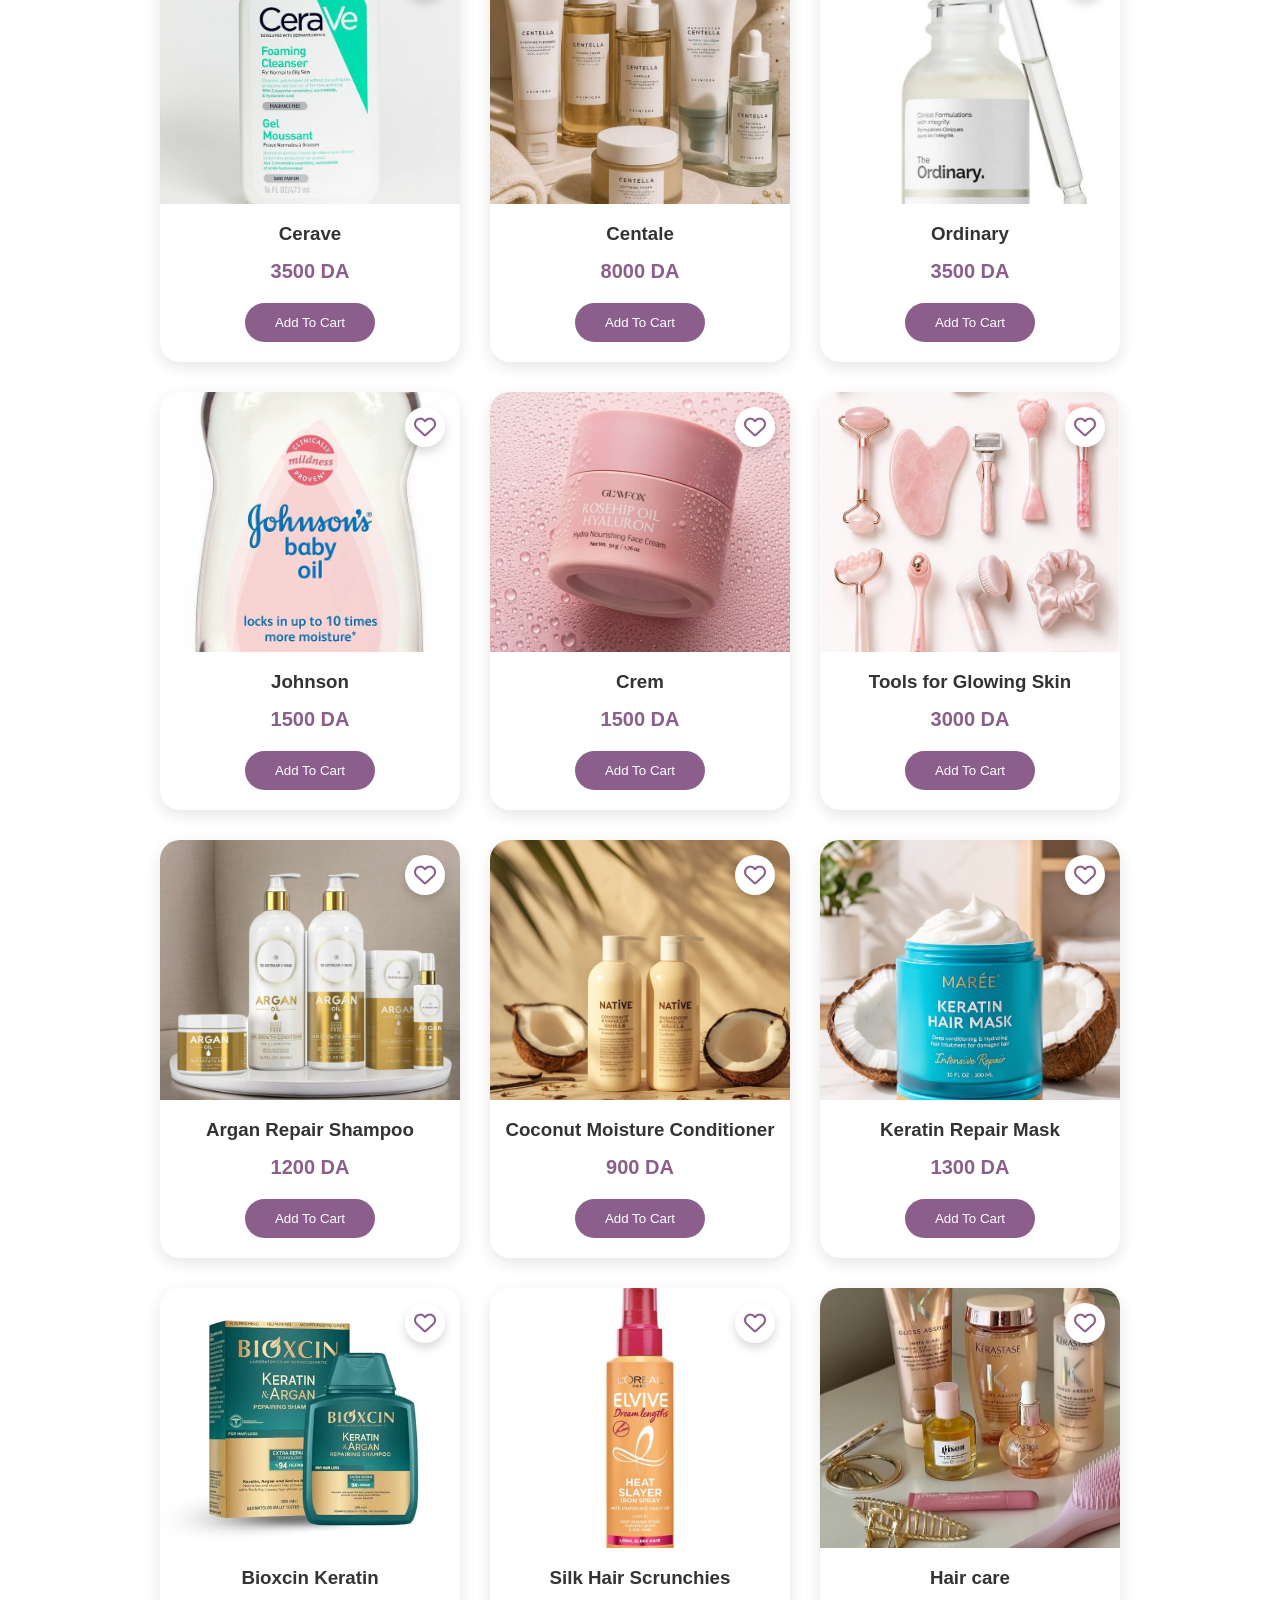
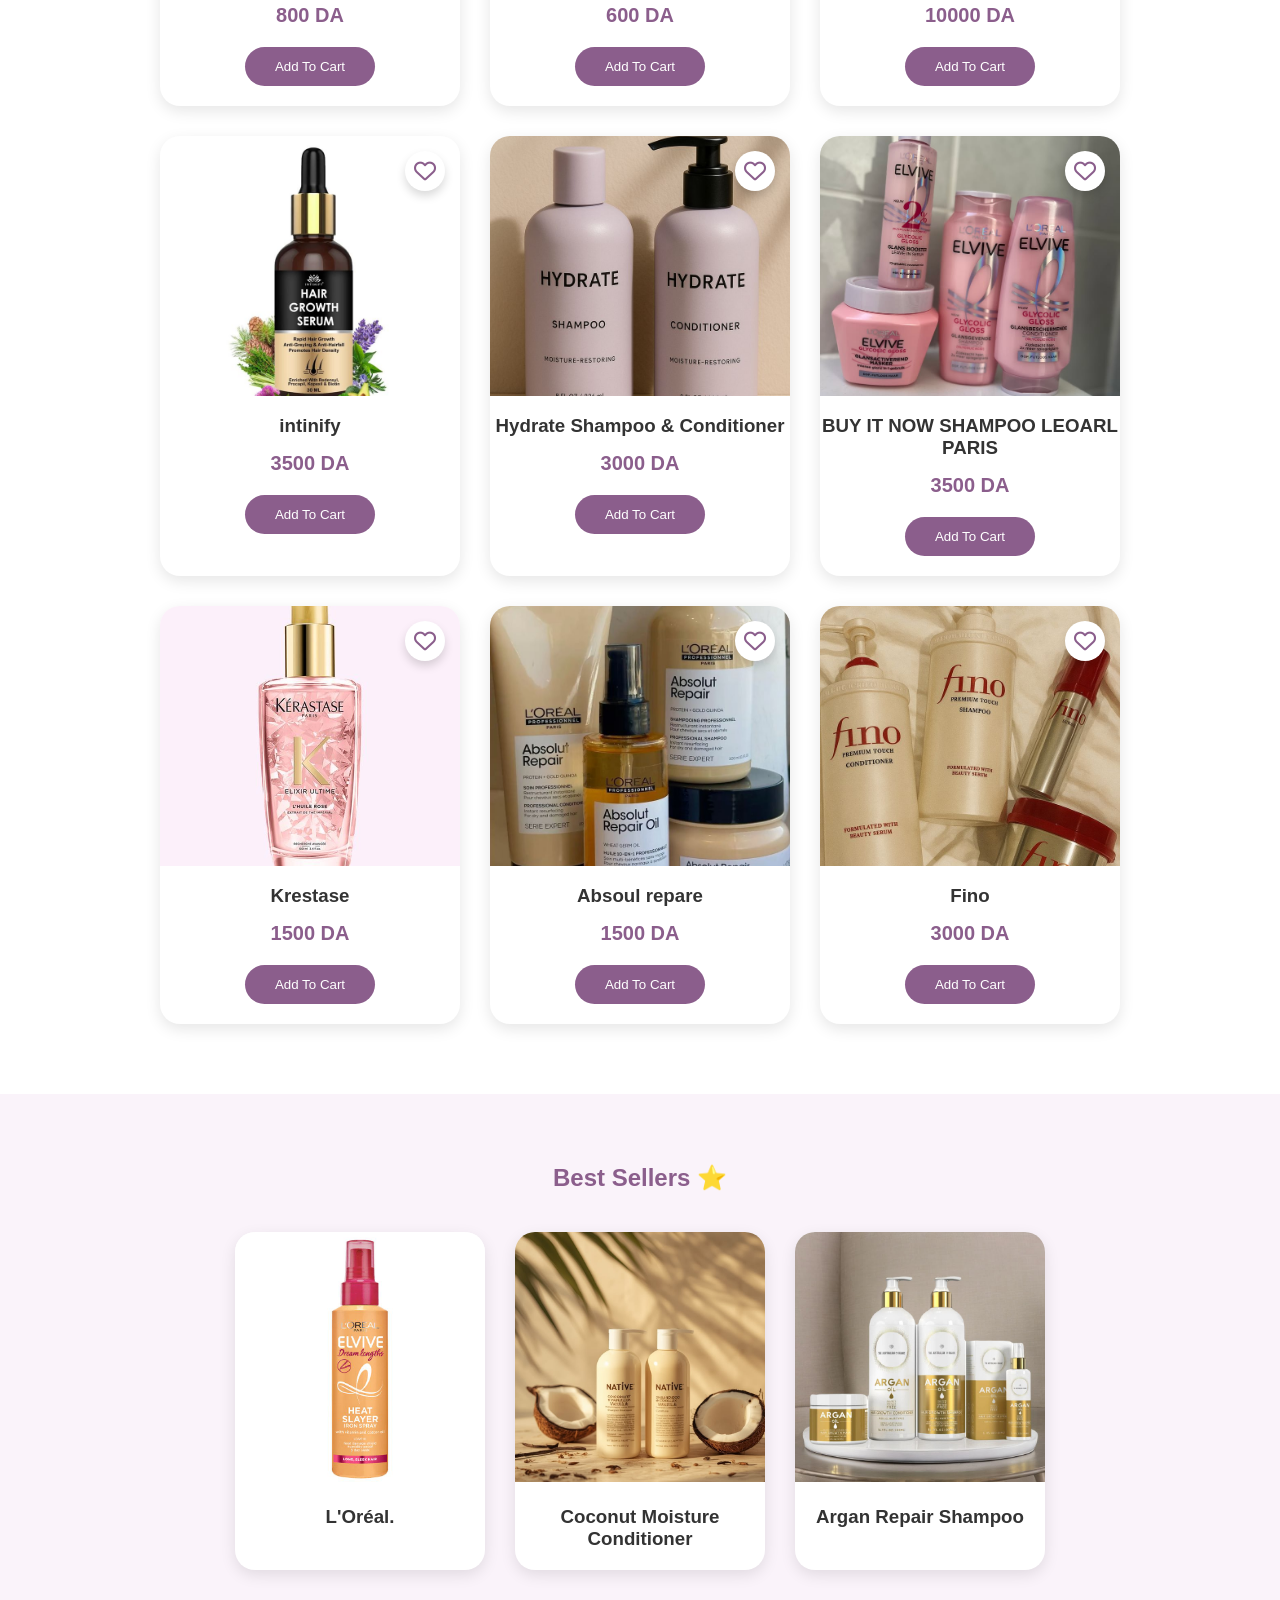
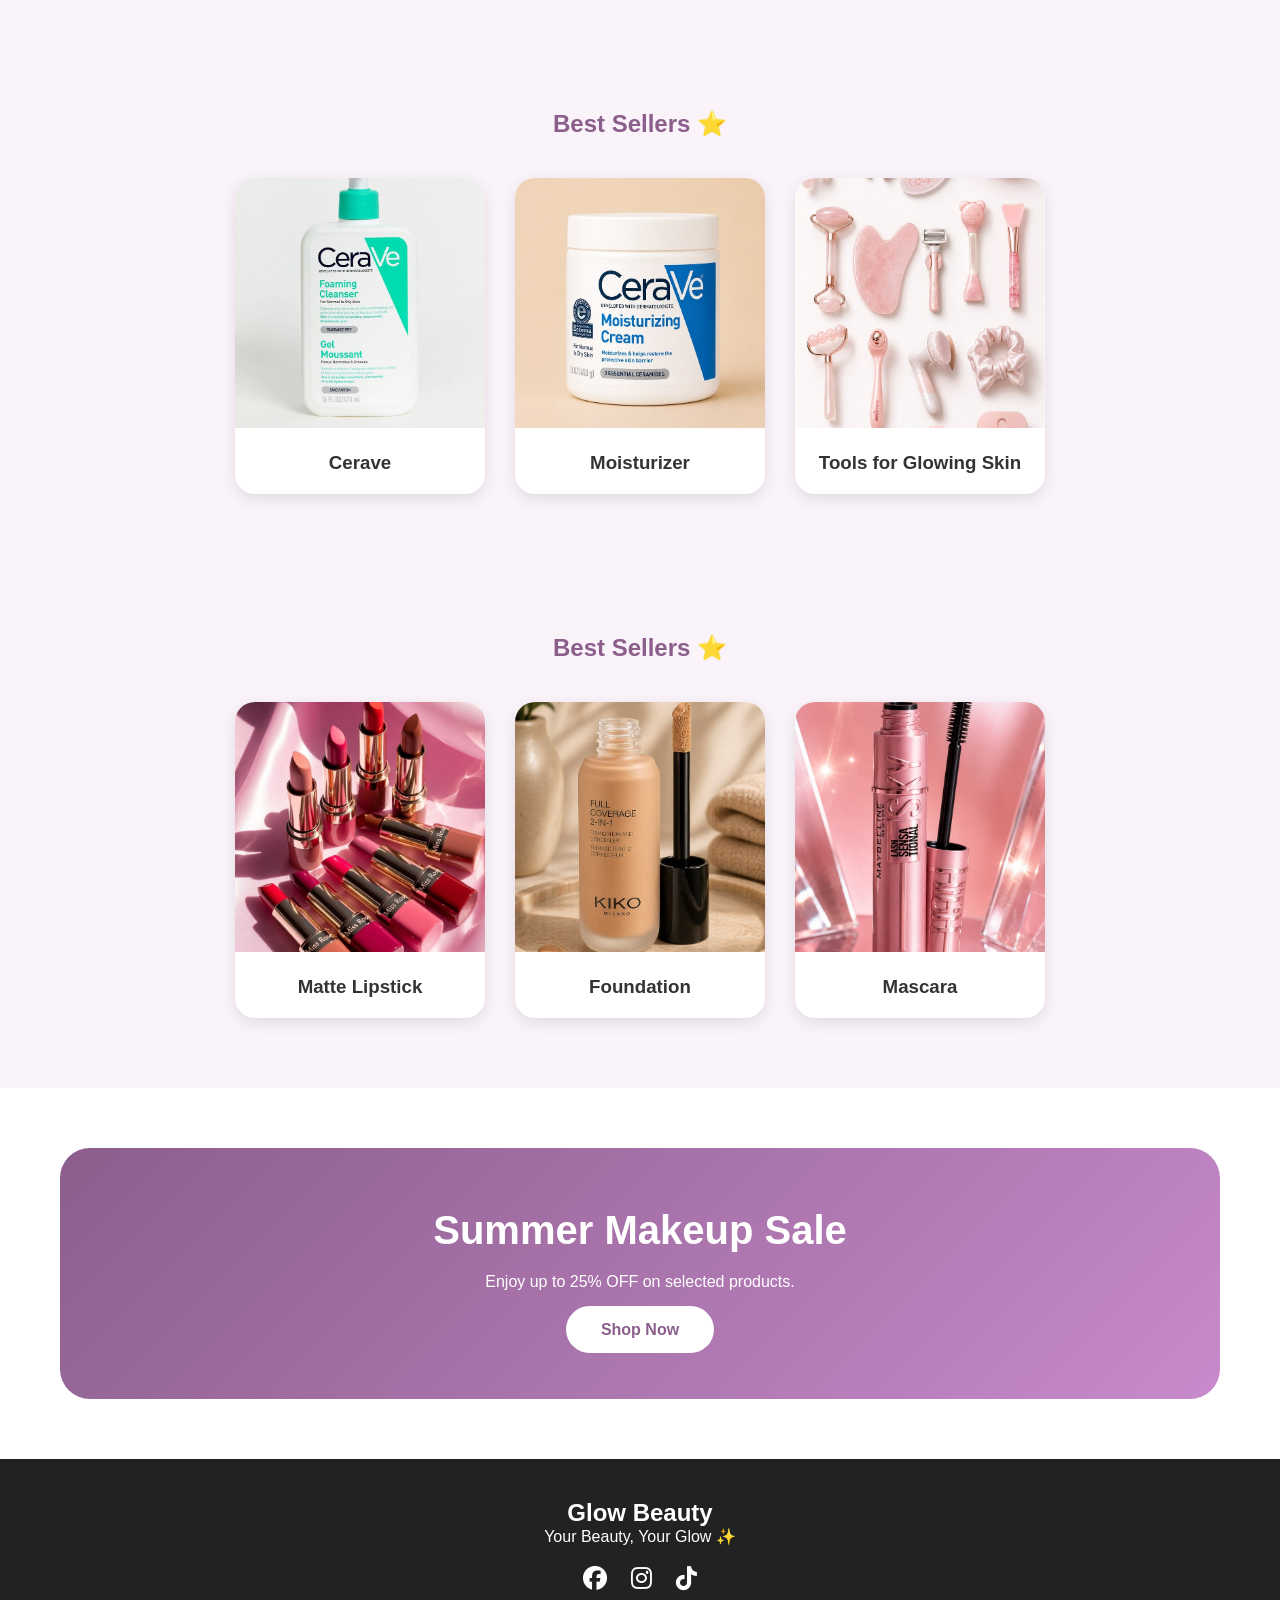
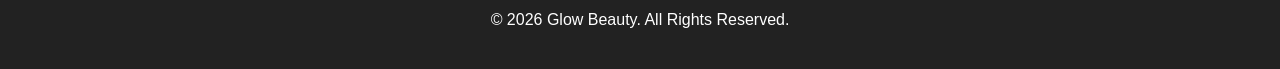
<file: shop.html>
<!DOCTYPE html>
<html lang="en">
<head>
    <meta charset="UTF-8">
    <meta name="viewport" content="width=device-width, initial-scale=1.0">
    <title>Glow Beauty | Makeup</title>

    <link rel="stylesheet" href="makeup.css">
 
    <link rel="stylesheet"
    href="https://cdnjs.cloudflare.com/ajax/libs/font-awesome/6.7.2/css/all.min.css">
</head>

<body>

<!-- ================= HEADER ================= -->

<header>

    <nav class="navbar">

        <a href="ind.html">
            <img src="logo.png" class="logo-img" alt="Glow Beauty logo">
        </a>

        <ul class="nav-links">

            <li><a href="ind.html">Home</a></li>
            <li><a href="makeup.html" class="active">All</a></li>
            <li><a href="ind.html#about">About</a></li>
            <li><a href="ind.html#contact">Contact</a></li>

        </ul>

        
<div class="icons">
<div class="search">

     <i class="fa-solid fa-magnifying-glass" id="searchIcon"></i>

    <input type="text" id="search" placeholder="Search product...">

</div>



<div class="profile" id="profile">


<i class="fa-regular fa-user"></i>


<span id="username"></span>



<div class="profile-menu" id="profileMenu">


<p id="welcomeUser"></p>


 


<a href="orders.html">
My Orders
</a>


<button id="logout">
Logout
</button>


</div>


</div>



<a href="cart.html" class="cart-icon">
<i class="fa-solid fa-bag-shopping"></i>
<span id="cartCount">0</span>
</a>


</div>

<a href="wishlist.html" class="wishlist-icon">
    ❤️ <span id="wishCount">0</span>
</a>

</nav>

</header>



 

<!-- ================= PRODUCTS ================= -->

<section class="products" id="products">

    <h2>Our Products</h2>

    <div class="product-container">

        <div class="product-card">
             <div class="heart-product" onclick="addToWishlist('Matte Lipstick','lipstick.jpg','300 DA')">
                <i class="fa-regular fa-heart"></i>
             </div>
            <img src="lipstick.jpg" alt="Matte Lipstick">
            <h3>Matte Lipstick</h3>
            <p>300 DA</p>
            <button  onclick="addToCart('Matte Lipstick',300)">Add To Cart</button>
        </div>

        <div class="product-card">
            <div class="heart-product" onclick="addToWishlist('Foundation','foundation.jpg','1500 DA')">
               <i class="fa-regular fa-heart"></i>
            </div>
            <img src="foundation.jpg" alt="Foundation">
            <h3>Foundation</h3>
            <p>1500 DA</p>
            <button  onclick="addToCart('Foundation',1500)">Add To Cart</button>
        </div>

        <div class="product-card">
            <div class="heart-product" onclick="addToWishlist('Mascara','mascara.jpg','300 DA')">
              <i class="fa-regular fa-heart"></i>
            </div>
            <img src="mascara.jpg" alt="Mascara">
            <h3>Mascara</h3>
            <p>300 DA</p>
            <button  onclick="addToCart('Mascara',300)">Add To Cart</button>
        </div>

        <div class="product-card">
            <div class="heart-product" onclick="addToWishlist('BLUSH','blush.jpg','400 DA')">
              <i class="fa-regular fa-heart"></i>
            </div>
            <img src="blush.jpg" alt="Blush">
            <h3>Blush</h3>
            <p>400 DA</p>
            <button  onclick="addToCart('Blush',400)">Add To Cart</button>
        </div>

        <div class="product-card">
            <div class="heart-product" onclick="addToWishlist('Eyeshadow','eyeshadow.jpg','600 DA')">
              <i class="fa-regular fa-heart"></i>
            </div>
            <img src="eyeshadow.jpg" alt="Eyeshadow">
            <h3>Eyeshadow</h3>
            <p>600 DA</p>
            <button  onclick="addToCart('Eyeshadow',600)">Add To Cart</button>
        </div>

        <div class="product-card">
            <div class="heart-product" onclick="addToWishlist('Brush Set','bruch.jpg','1000 DA')">
              <i class="fa-regular fa-heart"></i>
            </div>
            <img src="brush.jpg" alt="Brush Set">
            <h3>Brush Set</h3>
            <p>1000 DA</p>
            <button  onclick="addToCart('Brush Set',1000)">Add To Cart</button>
        </div>
        <div class="product-card">
            <div class="heart-product" onclick="addToWishlist('Contering','contor.jpg','500 DA')">
              <i class="fa-regular fa-heart"></i>
            </div>
            <img src="contor.jpg" alt="Contering">
            <h3>Contering</h3>
            <p>500 DA</p>
            <button  onclick="addToCart('Contering',500)">Add To Cart</button>
        </div>
        <div class="product-card">
            <div class="heart-product" onclick="addToWishlist('Eentisern','entisern.jpg','350 DA')">
               <i class="fa-regular fa-heart"></i>
            </div>
            <img src="entisern.jpg" alt="Eentisern">
            <h3>Eentisern</h3>
            <p>350 DA</p>
            <button  onclick="addToCart('Eentisern',350)">Add To Cart</button>
        </div>
        <div class="product-card">
            <div class="heart-product" onclick="addToWishlist('Eylyner','eylyner.jpg','150 DA')">
              <i class="fa-regular fa-heart"></i>
            </div>
            <img src="eylyner.jpg" alt="Eylyner">
            <h3>Eylyner</h3>
            <p>150 DA</p>
            <button  onclick="addToCart('Eylyner',150)">Add To Cart</button>
        </div>
        <div class="product-card">
            <div class="heart-product" onclick="addToWishlist('Gloss ','Gloss maybelline.jpg','150 DA')">
              <i class="fa-regular fa-heart"></i>
            </div>
            <img src="Gloss maybelline.jpg" alt="Gloss">
            <h3>Gloss</h3>
            <p>150 DA</p>
            <button  onclick="addToCart('Gloss',150)">Add To Cart</button>
        </div>
        <div class="product-card">
            <div class="heart-product" onclick="addToWishlist('Hailt','hylytrt.jpg','350 DA')">
              <i class="fa-regular fa-heart"></i>
            </div>
            <img src="hylytrt.jpg" alt="Hailt">
            <h3>Hailt</h3>
            <p>350 DA</p>
            <button  onclick="addToCart('Hailt',350)">Add To Cart</button>
        </div>
        <div class="product-card">
            <div class="heart-product" onclick="addToWishlist('beautyblendr','beautyblendr.jpg','100 DA')">
              <i class="fa-regular fa-heart"></i>
            </div>
            <img src="beautyblendr.jpg" alt="Beautyblender">
            <h3>beautyblendr</h3>
            <p>100 DA</p>
            <button  onclick="addToCart('Beautyblender',100)">Add To Cart</button>
        </div>

        <div class="product-card">
            <div class="heart-product">
                <i class="fa-regular fa-heart"></i>
            </div>
            <img src="bracelets.jpg" alt="Bracelets">
            <h3>bracelets</h3>
            <p>1200 DA</p>
            <button  onclick="addToCart('bracelets',1200)">Add To Cart</button>
        </div>

        <div class="product-card">
            <div class="heart-product">
                <i class="fa-regular fa-heart"></i>
            </div>
            <img src="mngoch.jpg" alt="Mngouch">
            <h3>Mngouch</h3>
            <p>900 DA</p>
            <button  onclick="addToCart('Mngouch',900)">Add To Cart</button>
        </div>

        <div class="product-card">
            <div class="heart-product">
                <i class="fa-regular fa-heart"></i>
            </div>
            <img src="Wedding.jpg" alt="30 Gorgeous Accessories">
            <h3>30 Gorgeous Accessories </h3>
            <p>1300 DA</p>
            <button  onclick="addToCart('30 Gorgeous Accessories Under $25 For Your Wedding',1300)">Add To Cart</button>
        </div>

        <div class="product-card">
            <div class="heart-product">
                <i class="fa-regular fa-heart"></i>
            </div>
            <img src="téléch.jpg" alt="Parior">
            <h3>Parior</h3>
            <p>800 DA</p>
            <button  onclick="addToCart('parior',800)">Add To Cart</button>
        </div>

        <div class="product-card">
            <div class="heart-product">
                <i class="fa-regular fa-heart"></i>
            </div>
            <img src="Minimal Gold Rings Collection .jpg" alt="Minimal Gold Rings Collection">
            <h3>Minimal Gold Rings Collection</h3>
            <p>2600 DA</p>
            <button  onclick="addToCart('Minimal Gold Rings Collection',2600)">Add To Cart</button>
        </div>

        <div class="product-card">
            <div class="heart-product">
                <i class="fa-regular fa-heart"></i>
            </div>
            <img src="BACK.jpg" alt="Back">
            <h3>BACK</h3>
            <p>3000 DA</p>
            <button  onclick="addToCart('BACK',3000)">Add To Cart</button>
        </div>
        <div class="product-card">
            <div class="heart-product">
                <i class="fa-regular fa-heart"></i>
            </div>
            <img src="CLOCK.jpg" alt="Clock">
            <h3>CLOCK</h3>
            <p>900 DA</p>
            <button  onclick="addToCart('CLOCK',900)">Add To Cart</button>
        </div>
        <div class="product-card">
            <div class="heart-product">
                <i class="fa-regular fa-heart"></i>
            </div>
            <img src="Flower claw clips.jpg" alt="Flower claw clips">
            <h3> Flower claw clips</h3>
            <p>300 DA</p>
            <button  onclick="addToCart('Flower claw clips',300)">Add To Cart</button>
        </div>
        <div class="product-card">
            <div class="heart-product">
                <i class="fa-regular fa-heart"></i>
            </div>
            <img src="LUNETT.jpg" alt="Lunette">
            <h3>Lunette</h3>
            <p>1000 DA</p>
            <button  onclick="addToCart('Lunette',1000)">Add To Cart</button>
        </div>
        <div class="product-card">
            <div class="heart-product">
                <i class="fa-regular fa-heart"></i>
            </div>
            <img src="TOK.jpg" alt="Tok">
            <h3>tok</h3>
            <p>1000 DA</p>
            <button  onclick="addToCart('TOK',1000)">Add To Cart</button>
        </div>
        <div class="product-card">
            <div class="heart-product">
                <i class="fa-regular fa-heart"></i>
            </div>
            <img src="KASKAT.jpg" alt="Kaskat">
            <h3>KASKAT</h3>
            <p>500 DA</p>
            <button  onclick="addToCart('KASKAT',500)">Add To Cart</button>
        </div>
        <div class="product-card">
            <div class="heart-product">
                <i class="fa-regular fa-heart"></i>
            </div>
            <img src="PROSS.jpg" alt="Pross">
            <h3>PROSS</h3>
            <p>1000 DA</p>
            <button  onclick="addToCart('PROSS',1000)">Add To Cart</button>
        </div>
        
        <div class="product-card">
            <div class="heart-product">
              <i class="fa-regular fa-heart"></i>
            </div>
            <img src="Mask.jpg" alt="Mask">
            <h3>Mask</h3>
            <p>300 DA</p>
            <button  onclick="addToCart('Mask',300)">Add To Cart</button>
        </div>

        <div class="product-card">
            <div class="heart-product">
              <i class="fa-regular fa-heart"></i>
            </div>
            <img src="Moisturizer.jpg" alt="Moisturizer">
            <h3>Moisturizer</h3>
            <p>3500 DA</p>
            <button  onclick="addToCart('Moisturizer',3500)">Add To Cart</button>
        </div>

        <div class="product-card">
            <div class="heart-product">
              <i class="fa-regular fa-heart"></i>
            </div>
            <img src="sunscreen.jpg" alt="Sunscreen">
            <h3>Sunscreen</h3>
            <p>300 DA</p>
            <button  onclick="addToCart('Sunscreen',300)">Add To Cart</button>
        </div>

        <div class="product-card">
            <div class="heart-product">
              <i class="fa-regular fa-heart"></i>
            </div>
            <img src="Cleanser.jpg" alt="Cleanser">
            <h3>Cleanser</h3>
            <p>800 DA</p>
            <button  onclick="addToCart('Cleanser',800)">Add To Cart</button>
        </div>

        <div class="product-card">
            <div class="heart-product">
              <i class="fa-regular fa-heart"></i>
            </div>
            <img src="Serum.jpg" alt="Serum">
            <h3>Serum</h3>
            <p>600 DA</p>
            <button  onclick="addToCart('Serum',600)">Add To Cart</button>
        </div>

        <div class="product-card">
            <div class="heart-product">
              <i class="fa-regular fa-heart"></i>
            </div>
            <img src="face cream.jpg" alt="Face Cream">
            <h3>Face Cream</h3>
            <p>1000 DA</p>
            <button  onclick="addToCart('Face Cream',1000)">Add To Cart</button>
        </div>
        <div class="product-card">
            <div class="heart-product">
              <i class="fa-regular fa-heart"></i>
            </div>
            <img src="CeraVe .jpg" alt="Cerave">
            <h3>Cerave</h3>
            <p>3500 DA</p>
            <button  onclick="addToCart('CERAVE',3500)">Add To Cart</button>
        </div>
        <div class="product-card">
            <div class="heart-product">
              <i class="fa-regular fa-heart"></i>
            </div>
            <img src="Skincare Routine Must-Haves.jpg" alt="Centale">
            <h3>Centale</h3>
            <p>8000 DA</p>
            <button  onclick="addToCart('CENTALE',8000)">Add To Cart</button>
        </div>
        <div class="product-card">
            <div class="heart-product">
               <i class="fa-regular fa-heart"></i>
            </div>
            <img src="OR.jpg" alt="Ordinary">
            <h3>Ordinary</h3>
            <p>3500 DA</p>
            <button  onclick="addToCart('Ordinary',3500)">Add To Cart</button>
        </div>
        <div class="product-card">
            <div class="heart-product">
              <i class="fa-regular fa-heart"></i>
            </div>
            <img src="jenso.jpg" alt="Johnson">
            <h3>Johnson</h3>
            <p>1500 DA</p>
            <button  onclick="addToCart('Johnson',1500)">Add To Cart</button>
        </div>
        <div class="product-card">
            <div class="heart-product">
               <i class="fa-regular fa-heart"></i>
            </div>
            <img src="cr.jpg" alt="Crem">
            <h3>Crem</h3>
            <p>1500 DA</p>
            <button  onclick="addToCart('crem',1500)">Add To Cart</button>
        </div>
        <div class="product-card">
            <div class="heart-product">
              <i class="fa-regular fa-heart"></i>
            </div>
            <img src="Tools for Glowing Skin.jpg" alt="Tools for Glowing Skin">
            <h3>Tools for Glowing Skin</h3>
            <p>3000 DA</p>
            <button  onclick="addToCart('Tools for Glowing Skin',3000)">Add To Cart</button>
        </div>
        <div class="product-card">
            <div class="heart-product">
               <i class="fa-regular fa-heart"></i>
             </div>
            <img src="Argan.jpg" alt="Argan Repair Shampoo">
            <h3>Argan Repair Shampoo</h3>
            <p>1200 DA</p>
            <button  onclick="addToCart('Argan Repair Shampoo',1200)">Add To Cart</button>
        </div>

        <div class="product-card">
            <div class="heart-product">
              <i class="fa-regular fa-heart"></i>
            </div>
            <img src="CoconutVanilla .jpg" alt="Coconut Moisture Conditioner">
            <h3>Coconut Moisture Conditioner</h3>
            <p>900 DA</p>
            <button  onclick="addToCart('Coconut Moisture Conditioner',900)">Add To Cart</button>
        </div>

        <div class="product-card">
            <div class="heart-product">
                <i class="fa-regular fa-heart"></i>
            </div>
            <img src="Deep.jpg" alt="Keratin Repair Mask">
            <h3>Keratin Repair Mask</h3>
            <p>1300 DA</p>
            <button  onclick="addToCart('Keratin Repair Mask',1300)">Add To Cart</button>
        </div>

        <div class="product-card">
            <div class="heart-product">
                <i class="fa-regular fa-heart"></i>
            </div>
            <img src="BioxcinKeratin.jpg" alt="Bioxcin Keratin">
            <h3>Bioxcin Keratin</h3>
            <p>800 DA</p>
            <button  onclick="addToCart('Bioxcin Keratin',800)">Add To Cart</button>
        </div>

        <div class="product-card">
            <div class="heart-product">
                <i class="fa-regular fa-heart"></i>
            </div>
            <img src="L'Oréal.jpg" alt="Silk Hair Scrunchies">
            <h3>Silk Hair Scrunchies</h3>
            <p>600 DA</p>
            <button  onclick="addToCart('Silk Hair Scrunchies',600)">Add To Cart</button>
        </div>

        <div class="product-card">
            <div class="heart-product">
                <i class="fa-regular fa-heart"></i>
            </div>
            <img src="haircare.jpg" alt="Hair care">
            <h3>Hair care</h3>
            <p>10000 DA</p>
            <button  onclick="addToCart('Haire care',10000)">Add To Cart</button>
        </div>
        <div class="product-card">
            <div class="heart-product">
                <i class="fa-regular fa-heart"></i>
            </div>
            <img src="Intimify.jpg" alt="Intinify">
            <h3>intinify</h3>
            <p>3500 DA</p>
            <button  onclick="addToCart('intinify',3500)">Add To Cart</button>
        </div>
        <div class="product-card">
            <div class="heart-product">
                <i class="fa-regular fa-heart"></i>
            </div>
            <img src="hydrt.jpg" alt="Hydrate Shampoo & Conditioner">
            <h3> Hydrate Shampoo & Conditioner</h3>
            <p>3000 DA</p>
            <button  onclick="addToCart('Hydrate Shampoo & Conditioner',3000)">Add To Cart</button>
        </div>
        <div class="product-card">
            <div class="heart-product">
                <i class="fa-regular fa-heart"></i>
            </div>
            <img src="BUY .jpg" alt="Buy It Now Shampoo Leoarl Paris">
            <h3>BUY IT NOW SHAMPOO LEOARL PARIS</h3>
            <p>3500 DA</p>
            <button  onclick="addToCart('BUY IT NOW SHAMPOO LEOARL PARIS',3500)">Add To Cart</button>
        </div>
        <div class="product-card">
            <div class="heart-product">
                <i class="fa-regular fa-heart"></i>
            </div>
            <img src="10 aceites .jpg" alt="Krestase">
            <h3>Krestase</h3>
            <p>1500 DA</p>
            <button  onclick="addToCart('Krestase',1500)">Add To Cart</button>
        </div>
        <div class="product-card">
            <div class="heart-product">
                <i class="fa-regular fa-heart"></i>
            </div>
            <img src="téléchargement.jpg" alt="Absoul repare">
            <h3>Absoul repare</h3>
            <p>1500 DA</p>
            <button  onclick="addToCart('Absoul repare',1500)">Add To Cart</button>
        </div>
        <div class="product-card">
            <div class="heart-product">
                <i class="fa-regular fa-heart"></i>
            </div>
            <img src="tel.jpg" alt="Fino">
            <h3>Fino</h3>
            <p>3000 DA</p>
            <button  onclick="addToCart('Fino',3000)">Add To Cart</button>
        </div>

    </div>

</section>



<!-- ================= BEST SELLERS ================= -->

<section class="best">

    <h2>Best Sellers ⭐</h2>

    <div class="best-container"  id="col">

        <div class="best-card">
            <img src="L'Oréal.jpg" alt="L'Oréal">
            <h3>L'Oréal.</h3>
        </div>

        <div class="best-card">
            <img src="CoconutVanilla .jpg" alt="Coconut Moisture Conditioner">
            <h3>Coconut Moisture Conditioner</h3>
        </div>

        <div class="best-card">
            <img src="Argan.jpg" alt="Argan Repair Shampoo">
            <h3>Argan Repair Shampoo</h3>
        </div>


    </div>

</section>



<!-- ================= BEST SELLERS ================= -->

<section class="best">

    <h2>Best Sellers ⭐</h2>

    <div class="best-container"  id="col">

        <div class="best-card">
            <img src="CeraVe .jpg" alt="Cerave">
            <h3>Cerave</h3>
        </div>

        <div class="best-card">
            <img src="Moisturizer.jpg" alt="Moisturizer">
            <h3>Moisturizer</h3>
        </div>

        <div class="best-card">
            <img src="Tools for Glowing Skin.jpg" alt="Tools for Glowing Skin">
            <h3>Tools for Glowing Skin</h3>
        </div>


    </div>

</section>



<!-- ================= BEST SELLERS ================= -->

<section class="best">

    <h2>Best Sellers ⭐</h2>

    <div class="best-container"  id="col">

        <div class="best-card">
            <img src="lipstick.jpg" alt="Matte Lipstick">
            <h3>Matte Lipstick</h3>
        </div>

        <div class="best-card">
            <img src="foundation.jpg" alt="Foundation">
            <h3>Foundation</h3>
        </div>

        <div class="best-card">
            <img src="mascara.jpg" alt="Mascara">
            <h3>Mascara</h3>
        </div>

    </div>

</section>



<!-- ================= OFFER ================= -->

<section class="offer">

    <h2>Summer Makeup Sale</h2>

    <p>Enjoy up to 25% OFF on selected products.</p>

    <a href="#products">Shop Now</a>

</section>



<!-- ================= FOOTER ================= -->

<footer>

    <h2>Glow Beauty</h2>

    <p>Your Beauty, Your Glow ✨</p>

    <div class="social">

        <i class="fa-brands fa-facebook"></i>

        <i class="fa-brands fa-instagram"></i>

        <i class="fa-brands fa-tiktok"></i>

    </div>

    <p>© 2026 Glow Beauty. All Rights Reserved.</p>

</footer>
<script src="makeup.js"></script>
<script src="cart.js"></script>
<script src="script.js"></script>
<script src="wishlist.js"></script>
</body>
</html>
</file>
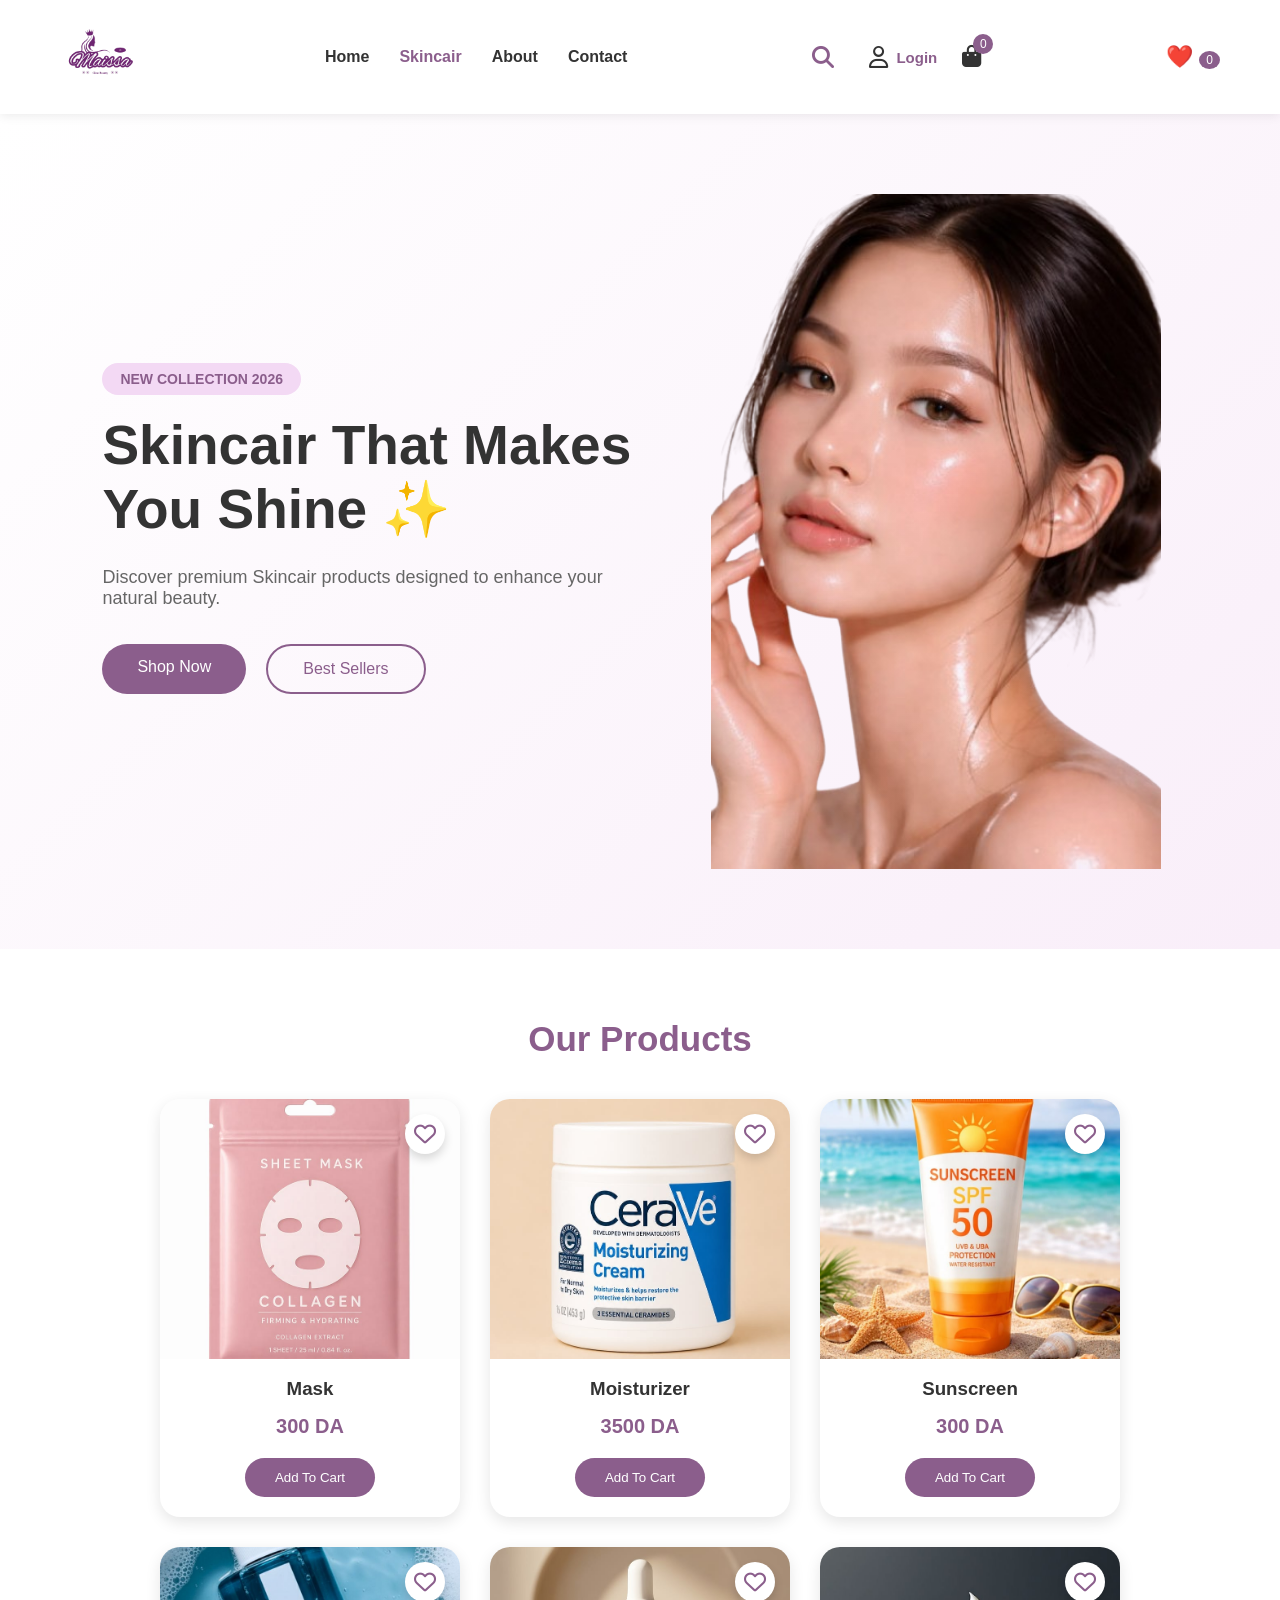
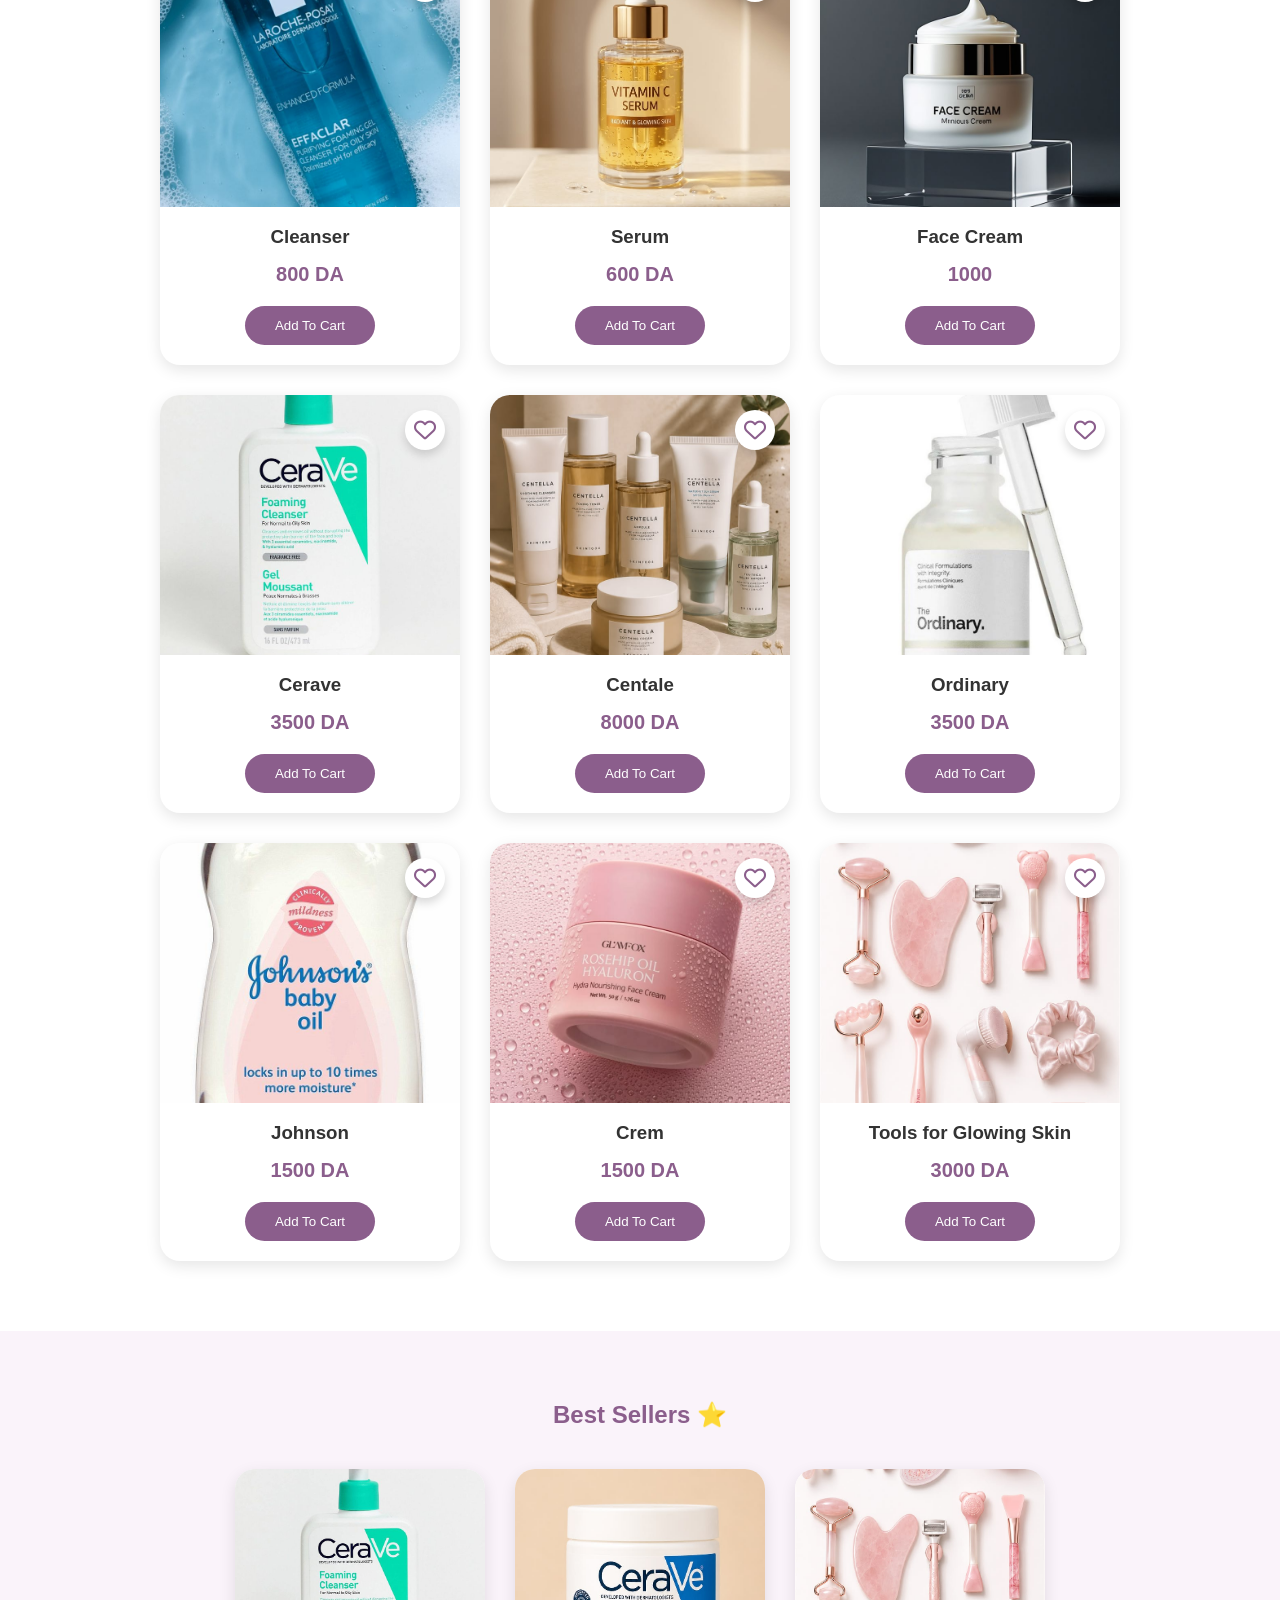
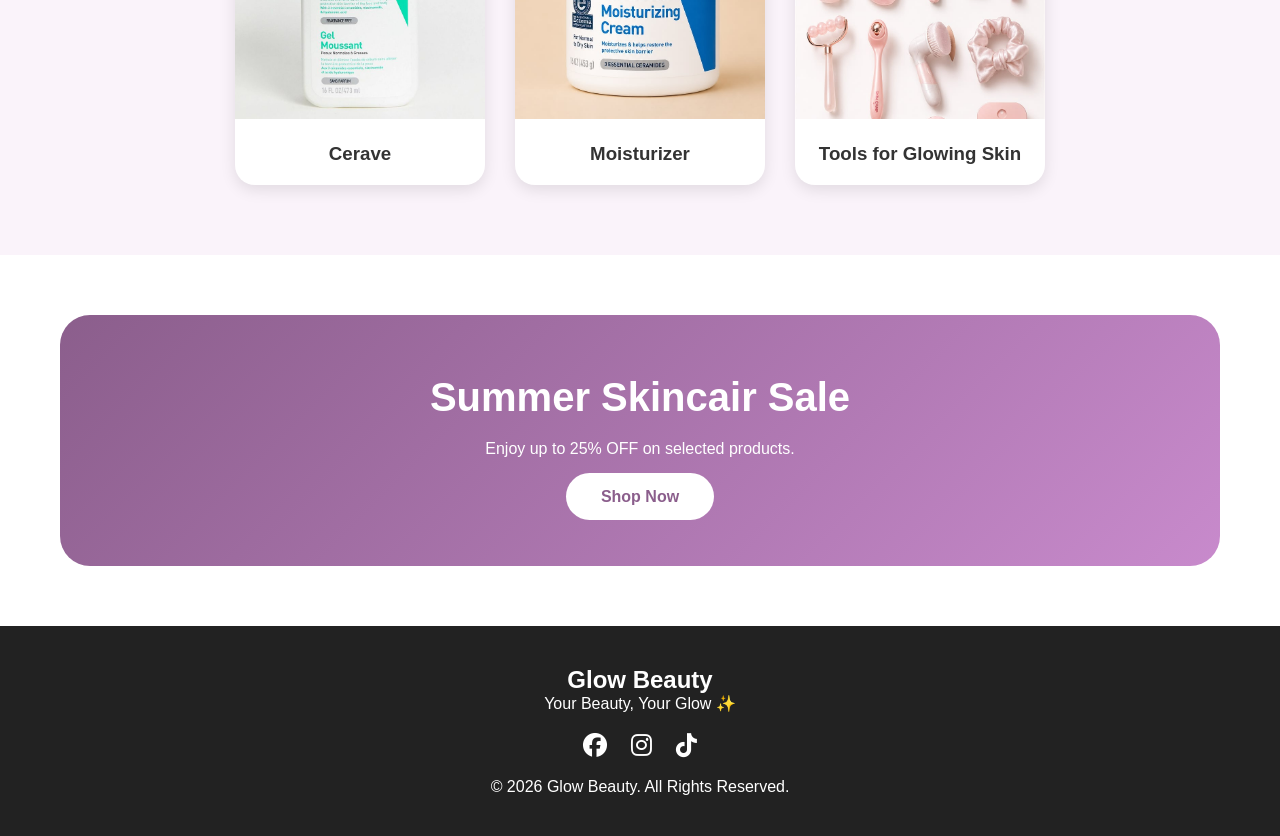
<file: skincare.html>
<!DOCTYPE html>
<html lang="en">
<head>
    <meta charset="UTF-8">
    <meta name="viewport" content="width=device-width, initial-scale=1.0">
    <title>Glow Beauty | Skincair</title>

    <link rel="stylesheet" href="makeup.css">

    <link rel="stylesheet"
    href="https://cdnjs.cloudflare.com/ajax/libs/font-awesome/6.7.2/css/all.min.css">
</head>

<body>

<!-- ================= HEADER ================= -->

<header>

    <nav class="navbar">

        <a href="ind.html">
            <img src="logo.png" class="logo-img">
        </a>

        <ul class="nav-links">

            <li><a href="ind.html">Home</a></li>
            <li><a href="skincare.html" class="active">Skincair</a></li>
            <li><a href="ind.html#about">About</a></li>
            <li><a href="ind.html#contact">Contact</a></li>

        </ul>

         <div class="icons">
            <div class="search">

                <i class="fa-solid fa-magnifying-glass" id="searchIcon"></i>

                <input type="text" id="search" placeholder="Search product...">

            </div>

            <div class="profile" id="profile">

               <i class="fa-regular fa-user"></i>

               <span id="username"></span>

               <div class="profile-menu" id="profileMenu">

                   <p id="welcomeUser"></p>

                    

                   <a href="orders.html">My Orders</a>

                  <button id="logout">Logout</button>

                </div>

            </div>

            <a href="cart.html" class="cart-icon">

            <i class="fa-solid fa-bag-shopping"></i>

            <span id="cartCount">0</span>

            </a>

        </div>
        <a href="wishlist.html" class="wishlist-icon">
           ❤️ <span id="wishCount">0</span>
        </a>

    </nav>

</header>



<!-- ================= HERO ================= -->

<section class="hero">

    <div class="hero-left">

        <span class="tag">NEW COLLECTION 2026</span>

        <h1>
            Skincair That Makes <br>
            You Shine ✨
        </h1>

        <p>
            Discover premium Skincair products designed
            to enhance your natural beauty.
        </p>

        <div class="hero-buttons">
            <a href="#products" class="btn1">Shop Now</a>
            <a href="#col" class="btn2">Best Sellers</a>
        </div>

    </div>

    <div class="hero-right">
        <img src="Glass.png" alt="Skincair Model">
    </div>

</section>

<!-- ================= PRODUCTS ================= -->

<section class="products" id="products">

    <h2>Our Products</h2>

    <div class="product-container">

        <div class="product-card">
            <div class="heart-product">
              <i class="fa-regular fa-heart"></i>
            </div>
            <img src="Mask.jpg">
            <h3>Mask</h3>
            <p>300 DA</p>
            <button  onclick="addToCart('Mask',300)">Add To Cart</button>
        </div>

        <div class="product-card">
            <div class="heart-product">
              <i class="fa-regular fa-heart"></i>
            </div>
            <img src="Moisturizer.jpg">
            <h3>Moisturizer</h3>
            <p>3500 DA</p>
            <button  onclick="addToCart('Moisturizer',3500)">Add To Cart</button>
        </div>

        <div class="product-card">
            <div class="heart-product">
              <i class="fa-regular fa-heart"></i>
            </div>
            <img src="sunscreen.jpg">
            <h3>Sunscreen</h3>
            <p>300 DA</p>
            <button  onclick="addToCart('Sunscreen',300)">Add To Cart</button>
        </div>

        <div class="product-card">
            <div class="heart-product">
              <i class="fa-regular fa-heart"></i>
            </div>
            <img src="Cleanser.jpg">
            <h3>Cleanser</h3>
            <p>800 DA</p>
            <button  onclick="addToCart('Cleanser',800)">Add To Cart</button>
        </div>

        <div class="product-card">
            <div class="heart-product">
              <i class="fa-regular fa-heart"></i>
            </div>
            <img src="Serum.jpg">
            <h3>Serum</h3>
            <p>600 DA</p>
            <button  onclick="addToCart('Serum',600)">Add To Cart</button>
        </div>

        <div class="product-card">
            <div class="heart-product">
              <i class="fa-regular fa-heart"></i>
            </div>
            <img src="face cream.jpg">
            <h3>Face Cream</h3>
            <p>1000</p>
            <button  onclick="addToCart('Face Cream',1000)">Add To Cart</button>
        </div>
        <div class="product-card">
            <div class="heart-product">
              <i class="fa-regular fa-heart"></i>
            </div>
            <img src="CeraVe .jpg">
            <h3>Cerave</h3>
            <p>3500 DA</p>
            <button  onclick="addToCart('CERAVE',3500)">Add To Cart</button>
        </div>
        <div class="product-card">
            <div class="heart-product">
              <i class="fa-regular fa-heart"></i>
            </div>
            <img src="Skincare Routine Must-Haves.jpg">
            <h3>Centale</h3>
            <p>8000 DA</p>
            <button  onclick="addToCart('CENTALE',8000)">Add To Cart</button>
        </div>
        <div class="product-card">
            <div class="heart-product">
               <i class="fa-regular fa-heart"></i>
            </div>
            <img src="OR.jpg">
            <h3>Ordinary</h3>
            <p>3500 DA</p>
            <button  onclick="addToCart('Ordinary',3500)">Add To Cart</button>
        </div>
        <div class="product-card">
            <div class="heart-product">
              <i class="fa-regular fa-heart"></i>
            </div>
            <img src="jenso.jpg">
            <h3>Johnson</h3>
            <p>1500 DA</p>
            <button  onclick="addToCart('Johnson',1500)">Add To Cart</button>
        </div>
        <div class="product-card">
            <div class="heart-product">
               <i class="fa-regular fa-heart"></i>
            </div>
            <img src="cr.jpg">
            <h3>Crem</h3>
            <p>1500 DA</p>
            <button  onclick="addToCart('crem',1500)">Add To Cart</button>
        </div>
        <div class="product-card">
            <div class="heart-product">
              <i class="fa-regular fa-heart"></i>
            </div>
            <img src="Tools for Glowing Skin.jpg">
            <h3>Tools for Glowing Skin</h3>
            <p>3000 DA</p>
            <button  onclick="addToCart('Tools for Glowing Skin',3000)">Add To Cart</button>
        </div>

    </div>

</section>



<!-- ================= BEST SELLERS ================= -->

<section class="best">

    <h2>Best Sellers ⭐</h2>

    <div class="best-container"  id="col">

        <div class="best-card">
            <img src="CeraVe .jpg">
            <h3>Cerave</h3>
        </div>

        <div class="best-card">
            <img src="Moisturizer.jpg">
            <h3>Moisturizer</h3>
        </div>

        <div class="best-card">
            <img src="Tools for Glowing Skin.jpg">
            <h3>Tools for Glowing Skin</h3>
        </div>

    </div>

</section>



<!-- ================= OFFER ================= -->

<section class="offer">

    <h2>Summer Skincair Sale</h2>

    <p>Enjoy up to 25% OFF on selected products.</p>

    <a href="#products">Shop Now</a>

</section>



<!-- ================= FOOTER ================= -->

<footer>

    <h2>Glow Beauty</h2>

    <p>Your Beauty, Your Glow ✨</p>

    <div class="social">

        <i class="fa-brands fa-facebook"></i>

        <i class="fa-brands fa-instagram"></i>

        <i class="fa-brands fa-tiktok"></i>

    </div>

    <p>© 2026 Glow Beauty. All Rights Reserved.</p>

</footer>
<script src="makeup.js"></script>
<script src="cart.js"></script>
<script src="script.js"></script>
<script src="wishlist.js"></script>
</body>
</html>
</file>
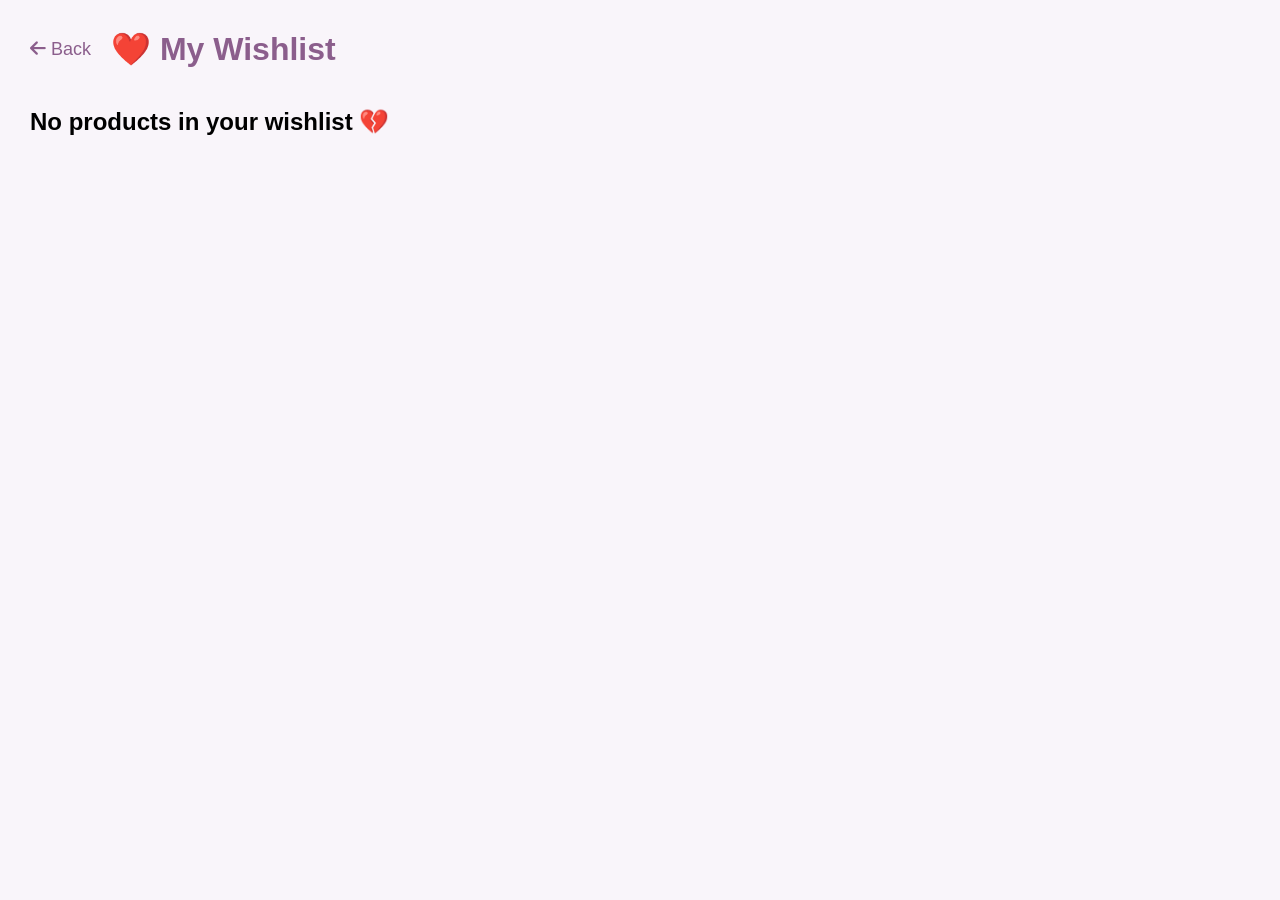
<file: wishlist.html>
<!DOCTYPE html>
<html lang="en">
<head>
    <meta charset="UTF-8">
    <meta name="viewport" content="width=device-width, initial-scale=1.0">
    <title>My Wishlist | Glow Beauty</title>

    <link rel="stylesheet" href="wishlist.css">
    <link rel="stylesheet"
    href="https://cdnjs.cloudflare.com/ajax/libs/font-awesome/6.7.2/css/all.min.css">
</head>

<body>

    <header class="top">

        <a href="makeup.html" class="back">
            <i class="fa-solid fa-arrow-left"></i> Back
        </a>

        <h1>❤️ My Wishlist</h1>

    </header>


    <div id="wishlistItems" class="wishlist-container"></div>


    <script src="wishlist-page.js"></script>

</body>
</html>
</file>
<file: makeup.css>
*{
    margin:0;
    padding:0;
    box-sizing:border-box;
    font-family:'Segoe UI',sans-serif;
}

body{
    background:#fff;
    color:#333;
}

/* ================= HEADER ================= */

header{
    background:#fff;
    box-shadow:0 2px 10px rgba(0,0,0,.08);
    position:sticky;
    top:0;
    z-index:100;
}

.navbar{
    max-width:1200px;
    margin:auto;
    padding:15px 20px;
    display:flex;
    justify-content:space-between;
    align-items:center;
}

.logo-img{
    width:80px;
    border-radius:50%;
}

.nav-links{
    display:flex;
    gap:30px;
    list-style:none;
}

.nav-links a{
    text-decoration:none;
    color:#333;
    font-weight:600;
    transition:.3s;
}

.nav-links a:hover,
.nav-links .active{
    color:#8b5e8c;
}

.icons{
    display:flex;
    gap:20px;
    font-size:20px;
    cursor:pointer;
}

/* ================= HERO ================= */

.hero{
    display:flex;
    justify-content:space-between;
    align-items:center;
    padding:80px 8%;
    background:linear-gradient(135deg,#fff,#f9eef9);
}

.hero-left{
    width:50%;
}

.tag{
    background:#f3d9f4;
    color:#8b5e8c;
    padding:8px 18px;
    border-radius:20px;
    font-size:14px;
    font-weight:bold;
}

.hero-left h1{
    font-size:55px;
    margin:25px 0;
    color:#333;
}

.hero-left p{
    color:#666;
    font-size:18px;
    margin-bottom:35px;
}

.hero-buttons{
    display:flex;
    gap:20px;
}

.btn1{
    background:#8b5e8c;
    color:white;
    padding:14px 35px;
    border-radius:30px;
    text-decoration:none;
}

.btn2{
    border:2px solid #8b5e8c;
    color:#8b5e8c;
    padding:14px 35px;
    border-radius:30px;
    text-decoration:none;
}

.hero-right{
    width:45%;
    display:flex;
    justify-content:center;
}

.hero-right img{
    width:100%;
    max-width:450px;
    object-fit:contain;
    mix-blend-mode:multiply;
}

/* ================= PRODUCTS ================= */

.products{
    padding:70px;
}

.products h2{
    text-align:center;
    color:#8b5e8c;
    margin-bottom:40px;
    font-size:35px;
}

.product-container{
    display:grid;
    grid-template-columns:repeat(auto-fill,minmax(250px,300px));
    justify-content:center;
    gap:30px;
}

.product-card{
    background:white;
    border-radius:20px;
    overflow:hidden;
    box-shadow:0 5px 15px rgba(0,0,0,.1);
    transition:.3s;
    text-align:center;
}

.product-card:hover{
    transform:translateY(-8px);
}

.product-card img{
    width:100%;
    height:260px;
    object-fit:cover;
}

.product-card h3{
    margin:15px 0;
}

.product-card p{
    color:#8b5e8c;
    font-size:20px;
    font-weight:bold;
}

.product-card button{
    margin:20px;
    padding:12px 30px;
    border:none;
    border-radius:30px;
    background:#8b5e8c;
    color:white;
    cursor:pointer;
}

.product-card button:hover{
    background:#6e456f;
}

/* ================= BEST SELLERS ================= */

.best{
    background:#faf3fa;
    padding:70px;
}

.best h2{
    text-align:center;
    color:#8b5e8c;
    margin-bottom:40px;
}

.best-container{
    display:flex;
    justify-content:center;
    gap:30px;
    flex-wrap:wrap;
}

.best-card{
    width:250px;
    background:white;
    border-radius:20px;
    overflow:hidden;
    text-align:center;
    box-shadow:0 5px 15px rgba(0,0,0,.1);
}

.best-card img{
    width:100%;
    height:250px;
    object-fit:cover;
}

.best-card h3{
    padding:20px;
}

/* ================= OFFER ================= */

.offer{
    margin:60px;
    padding:60px;
    border-radius:30px;
    text-align:center;
    background:linear-gradient(135deg,#8b5e8c,#c88acc);
    color:white;
}

.offer h2{
    font-size:40px;
    margin-bottom:20px;
}

.offer p{
    margin-bottom:30px;
}

.offer a{
    text-decoration:none;
    background:white;
    color:#8b5e8c;
    padding:15px 35px;
    border-radius:30px;
    font-weight:bold;
}

/* ================= FOOTER ================= */

footer{
    background:#222;
    color:white;
    text-align:center;
    padding:40px;
}

.social{
    margin:20px 0;
}

.social i{
    margin:0 10px;
    font-size:24px;
    cursor:pointer;
}

.social i:hover{
    color:#c88acc;
}
.cart{
    position:relative;
}


.cart span{

    position:absolute;
    top:-10px;
    right:-12px;

    background:#8b5e8c;
    color:white;

    width:20px;
    height:20px;

    border-radius:50%;

    font-size:12px;

    display:flex;
    align-items:center;
    justify-content:center;
}
/* ================= PROFILE ================= */

.icons{
    display:flex;
    align-items:center;
    gap:25px;
}

.profile{
    position:relative;
    display:flex;
    align-items:center;
    gap:8px;
    cursor:pointer;
}

.profile i{
    font-size:22px;
    color:#333;
    transition:.3s;
}

.profile i:hover{
    color:#8b5e8c;
}

#username{
    color:#8b5e8c;
    font-weight:bold;
    font-size:15px;
}

/* Menu */

.profile-menu{
    position:absolute;
    top:45px;
    right:0;
    width:220px;
    background:#fff;
    border-radius:15px;
    box-shadow:0 10px 25px rgba(0,0,0,.15);
    padding:15px;
    display:none;
    z-index:999;
}

.profile-menu.active{
    display:block;
}

.profile-menu p{
    color:#8b5e8c;
    font-weight:bold;
    margin-bottom:12px;
}

.profile-menu a{
    display:block;
    text-decoration:none;
    color:#333;
    padding:10px;
    border-radius:8px;
    transition:.3s;
}

.profile-menu a:hover{
    background:#f7edf8;
    color:#8b5e8c;
}

.profile-menu button{
    width:100%;
    margin-top:12px;
    padding:10px;
    border:none;
    border-radius:25px;
    background:#8b5e8c;
    color:white;
    cursor:pointer;
    transition:.3s;
}

.profile-menu button:hover{
    background:#6f3f70;
}

/* Cart */

.cart-icon{
    position:relative;
    color:#333;
    text-decoration:none;
    font-size:22px;
}

.cart-icon span{
    position:absolute;
    top:-10px;
    right:-12px;
    width:20px;
    height:20px;
    background:#8b5e8c;
    color:#fff;
    border-radius:50%;
    display:flex;
    align-items:center;
    justify-content:center;
    font-size:12px;
}
.search{

    display:flex;
    align-items:center;
    gap:10px;

}

#searchIcon{

    font-size:22px;
    color:#8b5e8c;
    cursor:pointer;

}

#search{

    width:0;

    padding:10px 0;

    border:none;

    outline:none;

    border-radius:25px;

    transition:.4s;

    opacity:0;

}

#search.active{

    width:250px;

    padding:10px 18px;

    border:2px solid #8b5e8c;

    opacity:1;

}
/* ================= PRODUCT HEART ================= */

.product-card{
    position:relative;
}


.heart-product{

    position:absolute;

    top:15px;

    right:15px;

    width:40px;

    height:40px;

    background:white;

    border-radius:50%;

    display:flex;

    justify-content:center;

    align-items:center;

    box-shadow:0 5px 10px rgba(0,0,0,.15);

    cursor:pointer;

    transition:.3s;

    z-index:5;

}


.heart-product i{

    font-size:22px;

    color:#8b5e8c;

}


.heart-product:hover i{

    color:red;

}


/* Navbar Wishlist */

.wishlist-icon{

    text-decoration:none;

    color:#8b5e8c;

    font-size:22px;

}


#wishCount{

    background:#8b5e8c;

    color:white;

    border-radius:50%;

    padding:2px 7px;

    font-size:12px;

}
@media (max-width: 768px) {

  /* ===== Navbar ===== */
  .navbar{
      flex-wrap: wrap;
      justify-content: center;
      padding: 10px 15px;
      text-align: center;
  }

  .logo-img{
      width: 55px;
      height: 55px;
  }

  .nav-links{
      order: 3;
      width: 100%;
      justify-content: center;
      gap: 12px;
      font-size: 13px;
      margin-top: 8px;
      flex-wrap: wrap;
  }

  .icons{
      gap: 15px;
  }

  /* ===== Hero ===== */
  .hero{
      min-height: 450px;
      padding: 25px 20px;
      background-position: center;
      justify-content: center;
      text-align: center;
  }

  .hero-text{
      background: rgba(255,255,255,0.75);
      border-radius: 20px;
      padding: 20px;
  }

  .hero-text h1{
      font-size: 24px;
  }

  .subtitle{
      font-size: 15px;
      text-align: center;
  }

  .description{
      font-size: 14px;
  }

  .hero-buttons{
      justify-content: center;
      flex-wrap: wrap;
      gap: 12px;
  }

  .hero-buttons a{
      padding: 10px 22px;
      font-size: 14px;
  }

  /* ===== Categories ===== */
  .category-container{
      gap: 15px;
  }

  .category-card{
      width: 45%;
      height: auto;
  }
/* ===== Categories ===== */
  .category-container{
      gap: 15px;
  }

  .category-card{
      width: 45%;
      height: auto;
  }

  /* ===== Header height fix ===== */
  header{
      height: auto;
      padding-bottom: 10px;
  }

  body{
      overflow-x: hidden;
  }

  /* ===== About section ===== */
  .about{
      flex-direction: column;
      padding: 40px 20px;
      text-align: center;
      gap: 25px;
  }

  .about-image img{
      width: 100%;
      max-width: 320px;
      height: auto;
  }

  .about-text{
      max-width: 100%;
  }

  .about-text h2{
      font-size: 26px;
  }

  .about-text p{
      font-size: 15px;
  }

  
}
</file>
<file: style.css>
* {
  margin: 0;
  padding: 0;
  box-sizing: border-box;
  scroll-behavior: smooth;
}
body {
  font-family: 'Segoe UI', Arial, sans-serif;
  color: #333;
  line-height: 1.6;
}
/*partie head*/
.nav-links a.active{
    color:#c28cc3;
    font-weight:bold;
    border-bottom:2px solid #c28cc3;
}
header{
    height:90px;
}
.logo-img {
  width: 80px;
  height: 80px;
  object-fit: cover;
  border-radius: 50%;
}
.navbar{
    max-width:1100px;
    margin:auto;
    display:flex;
    justify-content:space-between;
    align-items:center;
    padding:10px 20px;
}
.nav-links{
    font-style:italic;
    font-family:cursive;
    list-style:none;
    display:flex;
    gap:20px;
}
.nav-links a{
    text-decoration:none;
    color:rgb(19, 19, 19);
    transition:.3s;
}
.nav-links a:hover{
    color:#c28cc3;
}
.icons{
    display:flex;
    align-items:center;
    gap:25px;
}
/*partie body*/
.hero{
    min-height: 600px;
    background-image: url("backr.png");
    background-size: cover;
    background-position: center;
    background-repeat: no-repeat;

    display:flex;
    align-items:center;
    padding:50px;
}
.subtitle{
    color: #6d1270;
    text-align:justify;
    font-style: italic;
    font-size:large;
}
.hero span{
    color:#ac24c4;
}
.description{
    color: #000;
    font-family:Verdana, Geneva, Tahoma, sans-serif
}
.hero-buttons{
    display:flex;
    gap:20px;
    margin-top:30px;
}

.hero-buttons a{
    text-decoration:none;
    padding:12px 30px;
    border-radius:30px;
    font-size:16px;
    font-weight:bold;
    transition:0.3s;
}

/* Shop Now */
.btn1{
    background-color:#8b5e8c;
    color:white;
}

/* Explore Collection */
.btn2{
    background-color:white;
    color:#8b5e8c;
    border:2px solid #8b5e8c;
}

.btn1:hover{
    background-color:#6f3f70;
    transform:translateY(-3px);
}

.btn2:hover{
    background-color:#8b5e8c;
    color:white;
    transform:translateY(-3px);
}
/*categori*/
.tit{
    text-align: center;
    color: #8b5e8c;
}
.categories{
    padding:60px 50px;
    text-align:center;
}
.category-container{
    display:flex;
    justify-content:center;
    gap:30px;
    flex-wrap:wrap;
}


.category-card{
    width:220px;
    height:260px;
    border-radius:20px;
    overflow:hidden;
    box-shadow:0 5px 15px rgba(0,0,0,0.1);
    transition:0.3s;
    background:white;
}
.category-card img{
    width:100%;
    height:200px;
    object-fit:cover;
}
.category-card h3{
    margin:10px;
    color:#333;
}
.category-card:hover{
    transform:translateY(-10px);
}
.li{
    font-style:italic;
    font-family:cursive;
    list-style:none;
    display:flex;
    gap:20px;
    text-decoration:none;
    color:rgb(19, 19, 19);
    transition:.3s
}
/*Features section*/
.features{
    display:flex;
    justify-content:center;
    gap:30px;
    padding:50px;
    background:#fdf6fd;
    flex-wrap:wrap;
}


.feature-card{
    width:230px;
    text-align:center;
    padding:25px;
    background:white;
    border-radius:20px;
    box-shadow:0 5px 15px rgba(0,0,0,0.08);
    transition:0.3s;
}


.feature-card i{
    font-size:35px;
    color:#8b5e8c;
    margin-bottom:15px;
}


.feature-card h3{
    color:#333;
    margin-bottom:10px;
}


.feature-card p{
    color:#777;
}


.feature-card:hover{
    transform:translateY(-8px);
}
/*offer*/
.offer{
    margin:50px;
    padding:60px;
    border-radius:30px;
    background:linear-gradient(135deg,#8b5e8c,#d9a6db);
    text-align:center;
    color:white;
}


.offer h2{
    font-size:40px;
    margin-bottom:15px;
}


.offer p{
    font-size:18px;
    margin-bottom:30px;
}


.offer a{
    display:inline-block;
    text-decoration:none;
    background:white;
    color:#8b5e8c;
    padding:12px 35px;
    border-radius:30px;
    font-weight:bold;
    transition:0.3s;
}


.offer a:hover{
    transform:translateY(-5px);
}
/*about*/
.about{
    display:flex;
    align-items:center;
    justify-content:center;
    gap:50px;
    padding:70px 50px;
}


.about-image img{
    width:400px;
    height:400px;
    object-fit:cover;
    border-radius:30px;
}


.about-text{
    max-width:500px;
}


.about-text h2{
    color:#8b5e8c;
    font-size:35px;
    margin-bottom:20px;
}


.about-text p{
    color:#555;
    font-size:18px;
    line-height:1.8;
    margin-bottom:30px;
}


.about-text a{
    text-decoration:none;
    background:#8b5e8c;
    color:white;
    padding:12px 30px;
    border-radius:25px;
}


.about-text a:hover{
    background:#6f3f70;
}
/*Customer Reviews*/
.reviews{
    padding:70px 50px;
    text-align:center;
    background:#fdf6fd;
}


.reviews h2{
    color:#8b5e8c;
    font-size:35px;
    margin-bottom:40px;
}


.review-container{
    display:flex;
    justify-content:center;
    gap:30px;
    flex-wrap:wrap;
}


.review-card{
    width:300px;
    background:white;
    padding:30px;
    border-radius:20px;
    box-shadow:0 5px 15px rgba(0,0,0,0.1);
}


.stars{
    font-size:20px;
    margin-bottom:15px;
}


.review-card p{
    color:#555;
    margin-bottom:15px;
}


.review-card h3{
    color:#8b5e8c;
}
.newsletter{
    text-align:center;
    padding:60px 30px;
    background:#8b5e8c;
    color:white;
}


.newsletter h2{
    font-size:35px;
}


.newsletter p{
    margin:15px;
}


.subscribe-box{
    display:flex;
    justify-content:center;
    gap:10px;
    margin-top:25px;
}


.subscribe-box input{
    width:300px;
    padding:12px 20px;
    border:none;
    border-radius:25px;
}


.subscribe-box button{
    padding:12px 30px;
    border:none;
    border-radius:25px;
    background:white;
    color:#8b5e8c;
    cursor:pointer;
    font-weight:bold;
}



footer{
    display:flex;
    justify-content:space-around;
    padding:50px;
    background:#222;
    color:white;
}


.footer-links,
.footer-social{
    display:flex;
    flex-direction:column;
    gap:10px;
}


.footer-links a{
    color:white;
    text-decoration:none;
}


.footer-social i{
    font-size:25px;
    margin:10px;
    cursor:pointer;
}


.copyright{
    text-align:center;
    padding:15px;
    background:#111;
    color:white;
}
/*profil*/
/* ================= Profile ================= */

.profile{
    position:relative;
    display:flex;
    align-items:center;
    gap:8px;
    cursor:pointer;
}

.profile i{
    font-size:22px;
    color:#333;
}

#username{
    color:#8b5e8c;
    font-weight:bold;
    font-size:15px;
}

/* ================= Menu ================= */

.profile-menu{

    position:absolute;

    top:45px;
    right:0;

    width:190px;

    background:#fff;

    border-radius:15px;

    padding:15px;

    box-shadow:0 8px 20px rgba(0,0,0,.15);

    display:none;

    z-index:1000;

}

.profile-menu.active{
    display:block;
}

.profile-menu p{
    color:#8b5e8c;
    font-weight:bold;
    margin-bottom:10px;
}

.profile-menu a{
    display:block;
    text-decoration:none;
    color:#333;
    padding:10px 0;
    transition:.3s;
}

.profile-menu a:hover{
    color:#8b5e8c;
}

.profile-menu button{
    width:100%;
    margin-top:10px;
    padding:10px;
    border:none;
    border-radius:25px;
    background:#8b5e8c;
    color:white;
    cursor:pointer;
    transition:.3s;
}

.profile-menu button:hover{
    background:#6f3f70;
}

/* ================= Cart ================= */

.cart-icon{
    position:relative;
    color:#333;
    text-decoration:none;
    font-size:22px;
}

#cartCount{
    position:absolute;
    top:-10px;
    right:-10px;

    width:20px;
    height:20px;

    background:#8b5e8c;
    color:white;

    border-radius:50%;

    display:flex;
    justify-content:center;
    align-items:center;

    font-size:12px;
}
/* Cart Page */

.cart-page{
    padding:60px 50px;
    text-align:center;
}


#cartItems{

    display:flex;
    justify-content:center;
    flex-wrap:wrap;
    gap:25px;
    margin:40px auto;

}



.product-cart{

    width:280px;
    background:white;
    padding:25px;
    border-radius:20px;
    box-shadow:0 5px 15px rgba(0,0,0,0.1);
    text-align:center;
}



.product-cart h3{

    color:#8b5e8c;
    margin-bottom:15px;

}



.product-cart p{

    font-size:18px;
    color:#555;
    margin-bottom:20px;

}



.product-cart button{

    background:#8b5e8c;
    color:white;
    border:none;
    padding:10px 25px;
    border-radius:25px;
    cursor:pointer;
    transition:.3s;

}



.product-cart button:hover{

    background:#6f3f70;
    transform:translateY(-3px);

}



#total{

    text-align:center;
    color:#8b5e8c;
    font-size:30px;
    margin:30px;

}



body > button{

    display:block;
    margin:20px auto;
    padding:12px 35px;
    border:none;
    border-radius:30px;
    background:#d9a6db;
    color:white;
    font-weight:bold;
    cursor:pointer;

}



body > button:hover{

    background:#8b5e8c;

}


/* Clear All Button */

.clear-btn{

    margin-top:30px;
    padding:12px 40px;

    border:none;
    border-radius:30px;

    background:#8b5e8c;
    color:white;

    font-size:16px;
    font-weight:bold;

    cursor:pointer;

    transition:0.3s;

}


.clear-btn:hover{

    background:#6f3f70;

    transform:translateY(-3px);

}
.search-box{
    display:flex;
    justify-content:center;
    margin:20px 0;
}

.search-box input{
    width:320px;
    padding:12px 12px;
    border:2px solid #9b6aa0;
    border-radius:30px;
    font-size:16px;
    outline:none;
}
/* ================= PRODUCT HEART ================= */

.product-card{
    position:relative;
}


.heart-product{

    position:absolute;

    top:15px;

    right:15px;

    width:40px;

    height:40px;

    background:white;

    border-radius:50%;

    display:flex;

    justify-content:center;

    align-items:center;

    box-shadow:0 5px 10px rgba(0,0,0,.15);

    cursor:pointer;

    transition:.3s;

    z-index:5;

}


.heart-product i{

    font-size:22px;

    color:#8b5e8c;

}


.heart-product:hover i{

    color:red;

}


/* Navbar Wishlist */

.wishlist-icon{

    text-decoration:none;

    color:#8b5e8c;

    font-size:22px;

}


#wishCount{

    background:#8b5e8c;

    color:white;

    border-radius:50%;

    padding:2px 7px;

    font-size:12px;

}
.category-card a,
.category-card a h3{
    text-decoration:none;
    color:#333 !important;
}
@media (max-width: 768px) {

  /* ===== Navbar ===== */
  .navbar{
      flex-wrap: wrap;
      justify-content: center;
      padding: 10px 15px;
      text-align: center;
  }

  .logo-img{
      width: 55px;
      height: 55px;
  }

  .nav-links{
      order: 3;
      width: 100%;
      justify-content: center;
      gap: 12px;
      font-size: 13px;
      margin-top: 8px;
      flex-wrap: wrap;
  }

  .icons{
      gap: 15px;
  }

  /* ===== Hero ===== */
  .hero{
      min-height: 450px;
      padding: 25px 20px;
      background-position: center;
      justify-content: center;
      text-align: center;
  }

  .hero-text{
      background: rgba(255,255,255,0.75);
      border-radius: 20px;
      padding: 20px;
  }

  .hero-text h1{
      font-size: 24px;
  }

  .subtitle{
      font-size: 15px;
      text-align: center;
  }

  .description{
      font-size: 14px;
  }

  .hero-buttons{
      justify-content: center;
      flex-wrap: wrap;
      gap: 12px;
  }

  .hero-buttons a{
      padding: 10px 22px;
      font-size: 14px;
  }

  /* ===== Categories ===== */
  .category-container{
      gap: 15px;
  }

  .category-card{
      width: 45%;
      height: auto;
  }
/* ===== Categories ===== */
  .category-container{
      gap: 15px;
  }

  .category-card{
      width: 45%;
      height: auto;
  }

  /* ===== Header height fix ===== */
  header{
      height: auto;
      padding-bottom: 10px;
  }

  body{
      overflow-x: hidden;
  }

  /* ===== About section ===== */
  .about{
      flex-direction: column;
      padding: 40px 20px;
      text-align: center;
      gap: 25px;
  }

  .about-image img{
      width: 100%;
      max-width: 320px;
      height: auto;
  }

  .about-text{
      max-width: 100%;
  }

  .about-text h2{
      font-size: 26px;
  }

  .about-text p{
      font-size: 15px;
  }

  
}
</file>
<file: login.css>
*{
margin:0;
padding:0;
box-sizing:border-box;
font-family:'Segoe UI',sans-serif;
}


body{

height:100vh;

background:linear-gradient(
135deg,
#8b5e8c,
#e6b8e8
);

display:flex;

align-items:center;

justify-content:center;

}



.login-container{

width:850px;

height:500px;

background:white;

border-radius:30px;

display:flex;

overflow:hidden;

box-shadow:0 15px 30px rgba(0,0,0,.2);

}



/* left side */

.login-image{

width:50%;

background:url("logol.png")
center/cover;

color:white;

padding:60px 40px;

display:flex;

flex-direction:column;

justify-content:center;

}



.login-image h1{

font-size:45px;

margin-bottom:20px;

}



.login-image p{

font-size:18px;

}



/* right side */

.login-box{

width:50%;

padding:50px;

}



.login-box h2{

color:#8b5e8c;

font-size:35px;

}



.small{

color:#777;

margin:10px 0 30px;

}



.input-box{

display:flex;

align-items:center;

gap:10px;

border:1px solid #ddd;

padding:12px;

border-radius:25px;

margin-bottom:20px;

}



.input-box i{

color:#8b5e8c;

}



.input-box input{

border:none;

outline:none;

width:100%;

}



button{

width:100%;

padding:14px;

border:none;

border-radius:25px;

background:#8b5e8c;

color:white;

font-size:16px;

cursor:pointer;

}



button:hover{

background:#6f3f70;

}



.register{

text-align:center;

margin-top:25px;

}



.register a{

color:#8b5e8c;

font-weight:bold;

text-decoration:none;

}
@media (max-width: 768px) {

  /* ===== Navbar ===== */
  .navbar{
      flex-wrap: wrap;
      justify-content: center;
      padding: 10px 15px;
      text-align: center;
  }

  .logo-img{
      width: 55px;
      height: 55px;
  }

  .nav-links{
      order: 3;
      width: 100%;
      justify-content: center;
      gap: 12px;
      font-size: 13px;
      margin-top: 8px;
      flex-wrap: wrap;
  }

  .icons{
      gap: 15px;
  }

  /* ===== Hero ===== */
  .hero{
      min-height: 450px;
      padding: 25px 20px;
      background-position: center;
      justify-content: center;
      text-align: center;
  }

  .hero-text{
      background: rgba(255,255,255,0.75);
      border-radius: 20px;
      padding: 20px;
  }

  .hero-text h1{
      font-size: 24px;
  }

  .subtitle{
      font-size: 15px;
      text-align: center;
  }

  .description{
      font-size: 14px;
  }

  .hero-buttons{
      justify-content: center;
      flex-wrap: wrap;
      gap: 12px;
  }

  .hero-buttons a{
      padding: 10px 22px;
      font-size: 14px;
  }

  /* ===== Categories ===== */
  .category-container{
      gap: 15px;
  }

  .category-card{
      width: 45%;
      height: auto;
  }
/* ===== Categories ===== */
  .category-container{
      gap: 15px;
  }

  .category-card{
      width: 45%;
      height: auto;
  }

  /* ===== Header height fix ===== */
  header{
      height: auto;
      padding-bottom: 10px;
  }

  body{
      overflow-x: hidden;
  }

  /* ===== About section ===== */
  .about{
      flex-direction: column;
      padding: 40px 20px;
      text-align: center;
      gap: 25px;
  }

  .about-image img{
      width: 100%;
      max-width: 320px;
      height: auto;
  }

  .about-text{
      max-width: 100%;
  }

  .about-text h2{
      font-size: 26px;
  }

  .about-text p{
      font-size: 15px;
  }

  
}
</file>
<file: wishlist.css>
*{
    margin:0;
    padding:0;
    box-sizing:border-box;
    font-family:'Segoe UI',sans-serif;
}

body{
    background:#f9f5fa;
    padding:30px;
}

.top{
    display:flex;
    align-items:center;
    gap:20px;
    margin-bottom:40px;
}

.back{
    text-decoration:none;
    color:#8b5e8c;
    font-size:18px;
}

.top h1{
    color:#8b5e8c;
}

.wishlist-container{
    display:grid;
    grid-template-columns:repeat(auto-fit,minmax(250px,1fr));
    gap:25px;
}

.wish-card{
    background:white;
    border-radius:20px;
    overflow:hidden;
    box-shadow:0 5px 15px rgba(0,0,0,.1);
    text-align:center;
    padding-bottom:20px;
}

.wish-card img{
    width:100%;
    height:250px;
    object-fit:cover;
}

.wish-card h3{
    margin:15px 0 10px;
}

.wish-card p{
    color:#8b5e8c;
    font-weight:bold;
    margin-bottom:15px;
}

.remove-btn{
    background:#8b5e8c;
    color:white;
    border:none;
    padding:10px 25px;
    border-radius:30px;
    cursor:pointer;
}

.remove-btn:hover{
    background:#6f3f70;
}
@media (max-width: 768px) {

  /* ===== Navbar ===== */
  .navbar{
      flex-wrap: wrap;
      justify-content: center;
      padding: 10px 15px;
      text-align: center;
  }

  .logo-img{
      width: 55px;
      height: 55px;
  }

  .nav-links{
      order: 3;
      width: 100%;
      justify-content: center;
      gap: 12px;
      font-size: 13px;
      margin-top: 8px;
      flex-wrap: wrap;
  }

  .icons{
      gap: 15px;
  }

  /* ===== Hero ===== */
  .hero{
      min-height: 450px;
      padding: 25px 20px;
      background-position: center;
      justify-content: center;
      text-align: center;
  }

  .hero-text{
      background: rgba(255,255,255,0.75);
      border-radius: 20px;
      padding: 20px;
  }

  .hero-text h1{
      font-size: 24px;
  }

  .subtitle{
      font-size: 15px;
      text-align: center;
  }

  .description{
      font-size: 14px;
  }

  .hero-buttons{
      justify-content: center;
      flex-wrap: wrap;
      gap: 12px;
  }

  .hero-buttons a{
      padding: 10px 22px;
      font-size: 14px;
  }

  /* ===== Categories ===== */
  .category-container{
      gap: 15px;
  }

  .category-card{
      width: 45%;
      height: auto;
  }
/* ===== Categories ===== */
  .category-container{
      gap: 15px;
  }

  .category-card{
      width: 45%;
      height: auto;
  }

  /* ===== Header height fix ===== */
  header{
      height: auto;
      padding-bottom: 10px;
  }

  body{
      overflow-x: hidden;
  }

  /* ===== About section ===== */
  .about{
      flex-direction: column;
      padding: 40px 20px;
      text-align: center;
      gap: 25px;
  }

  .about-image img{
      width: 100%;
      max-width: 320px;
      height: auto;
  }

  .about-text{
      max-width: 100%;
  }

  .about-text h2{
      font-size: 26px;
  }

  .about-text p{
      font-size: 15px;
  }

  
}
</file>
